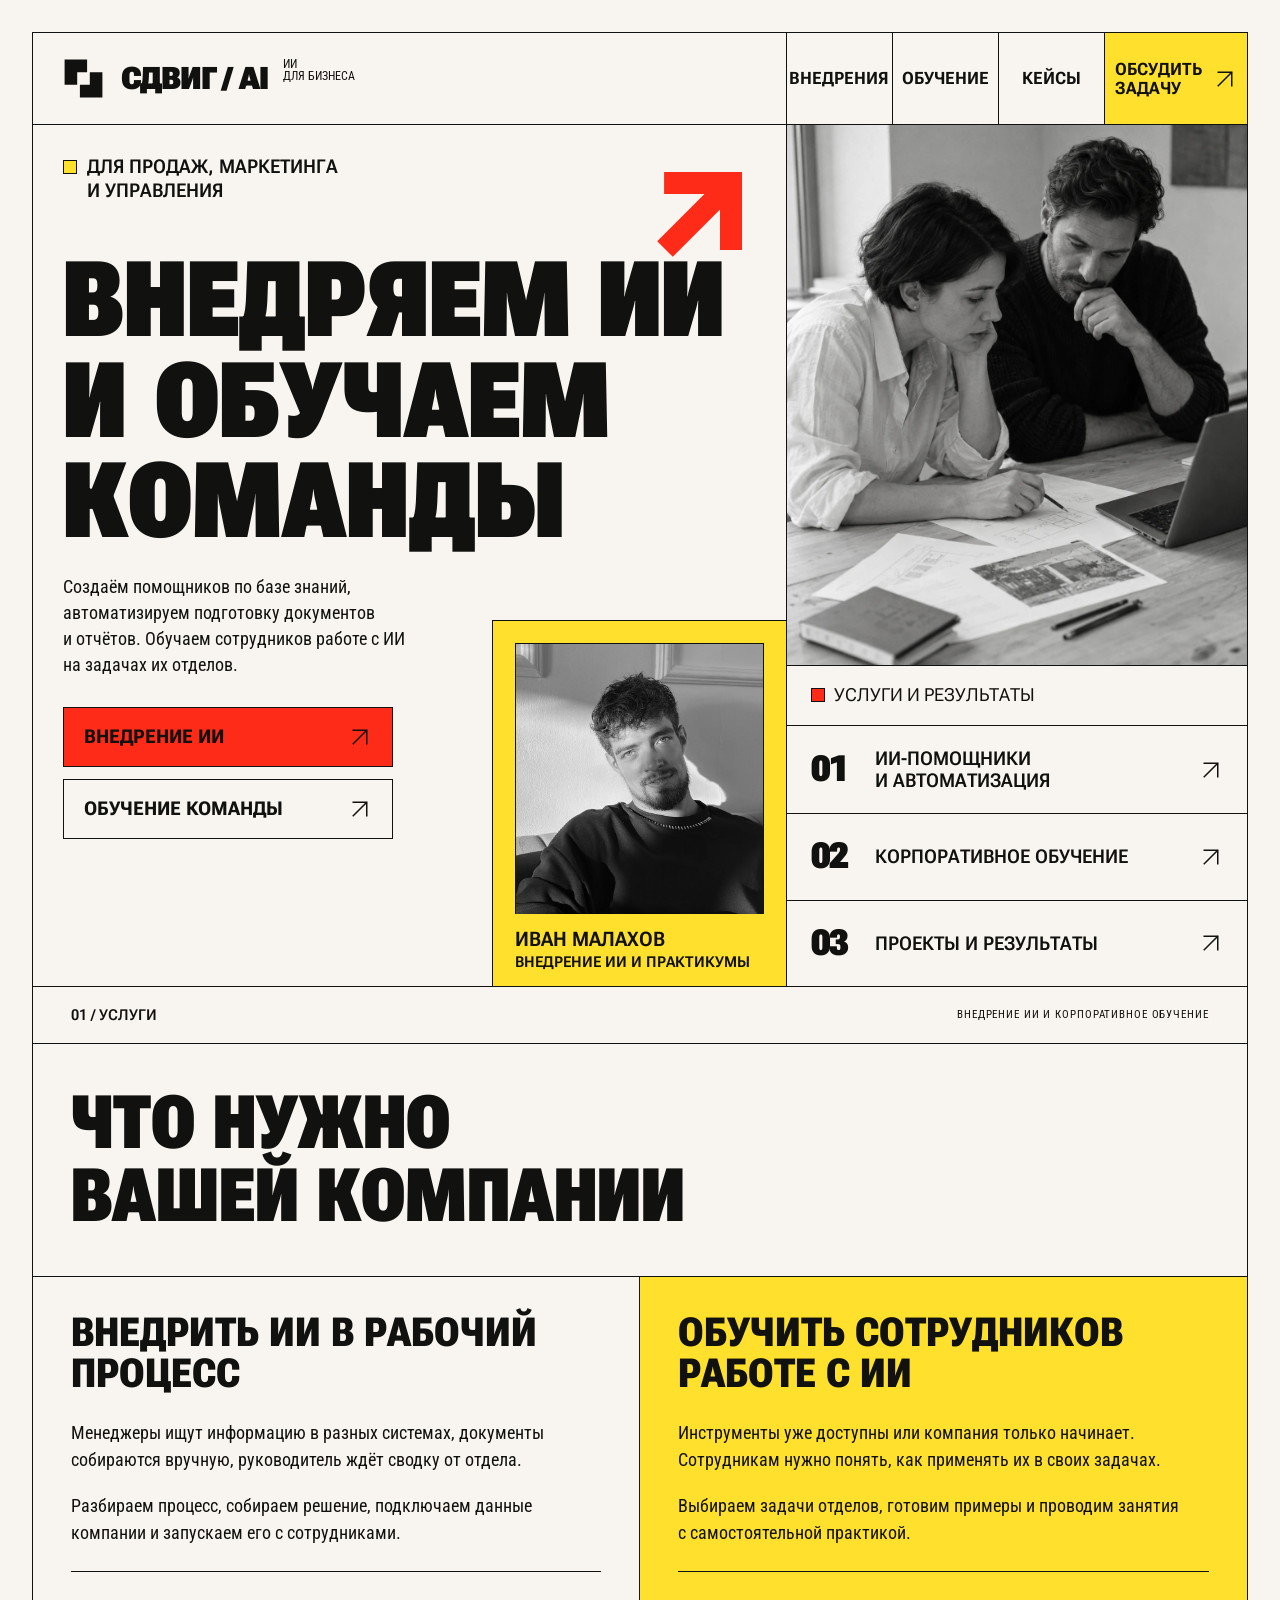
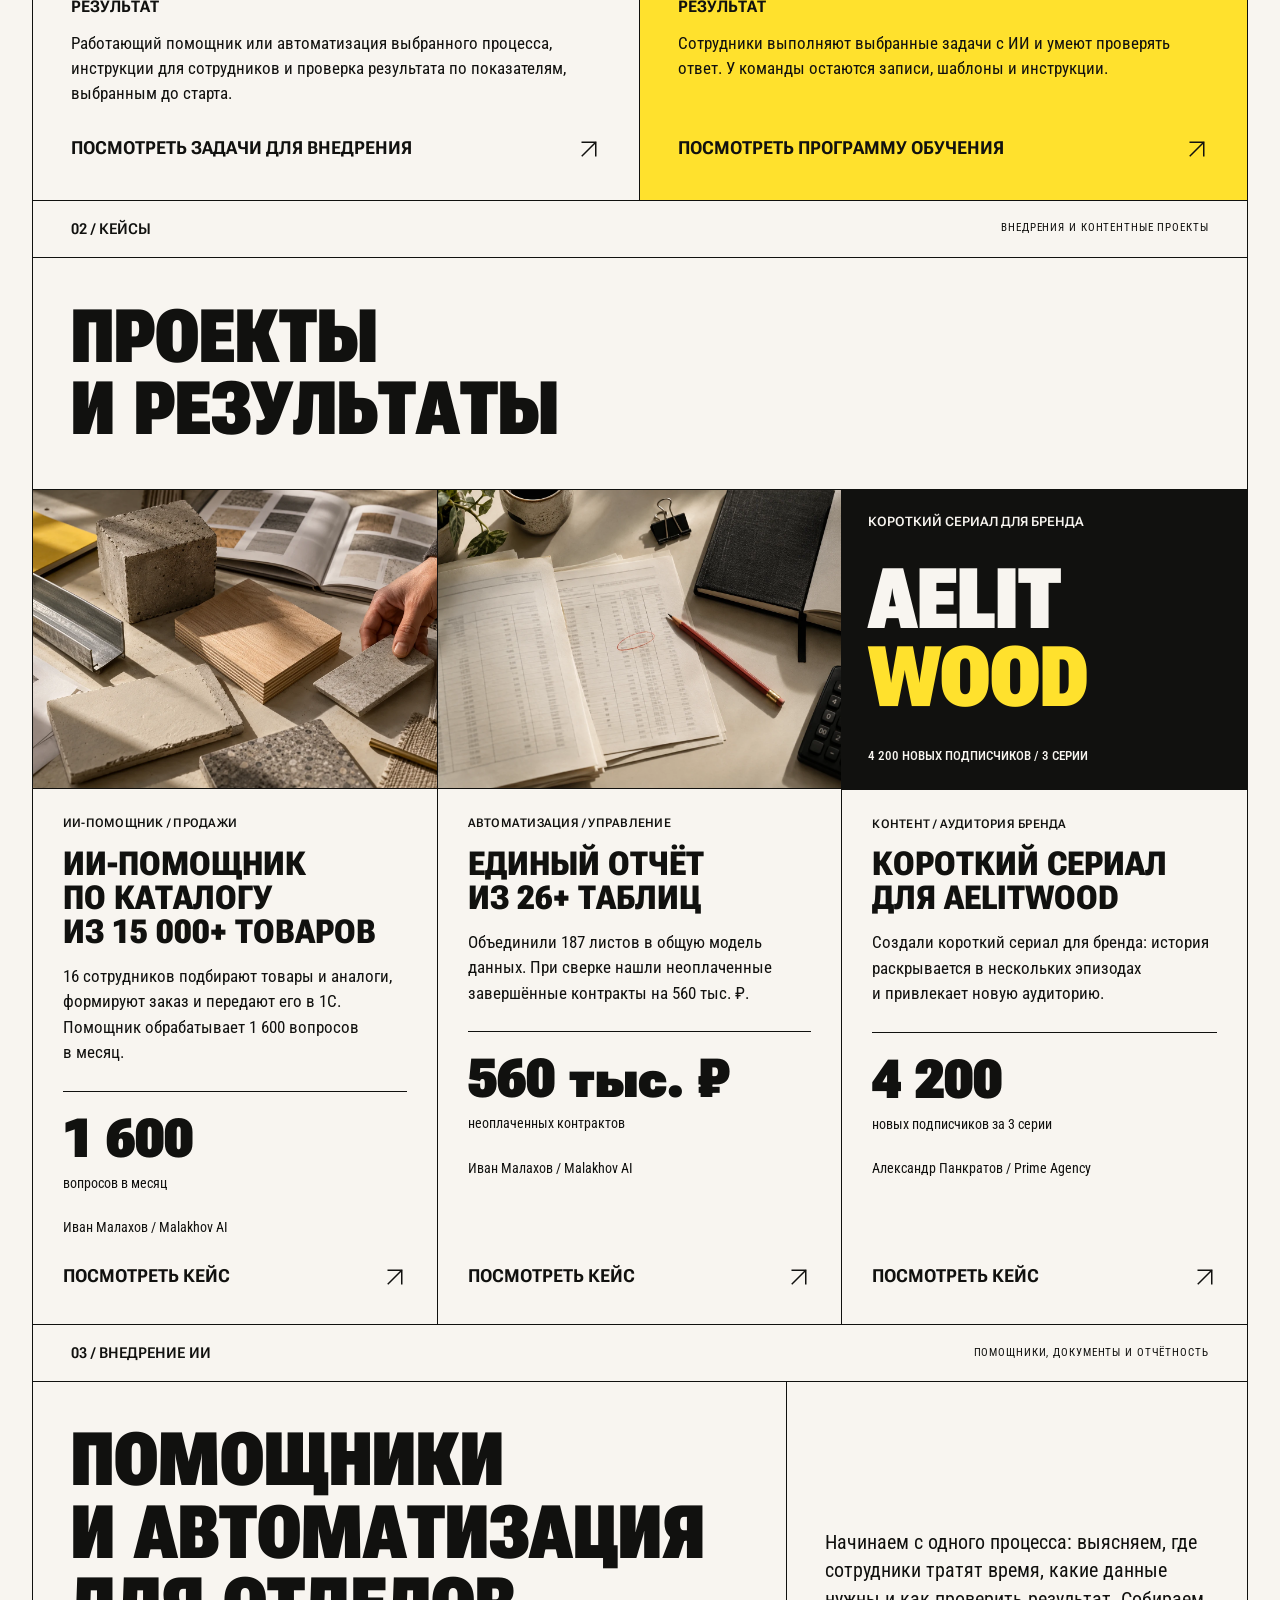
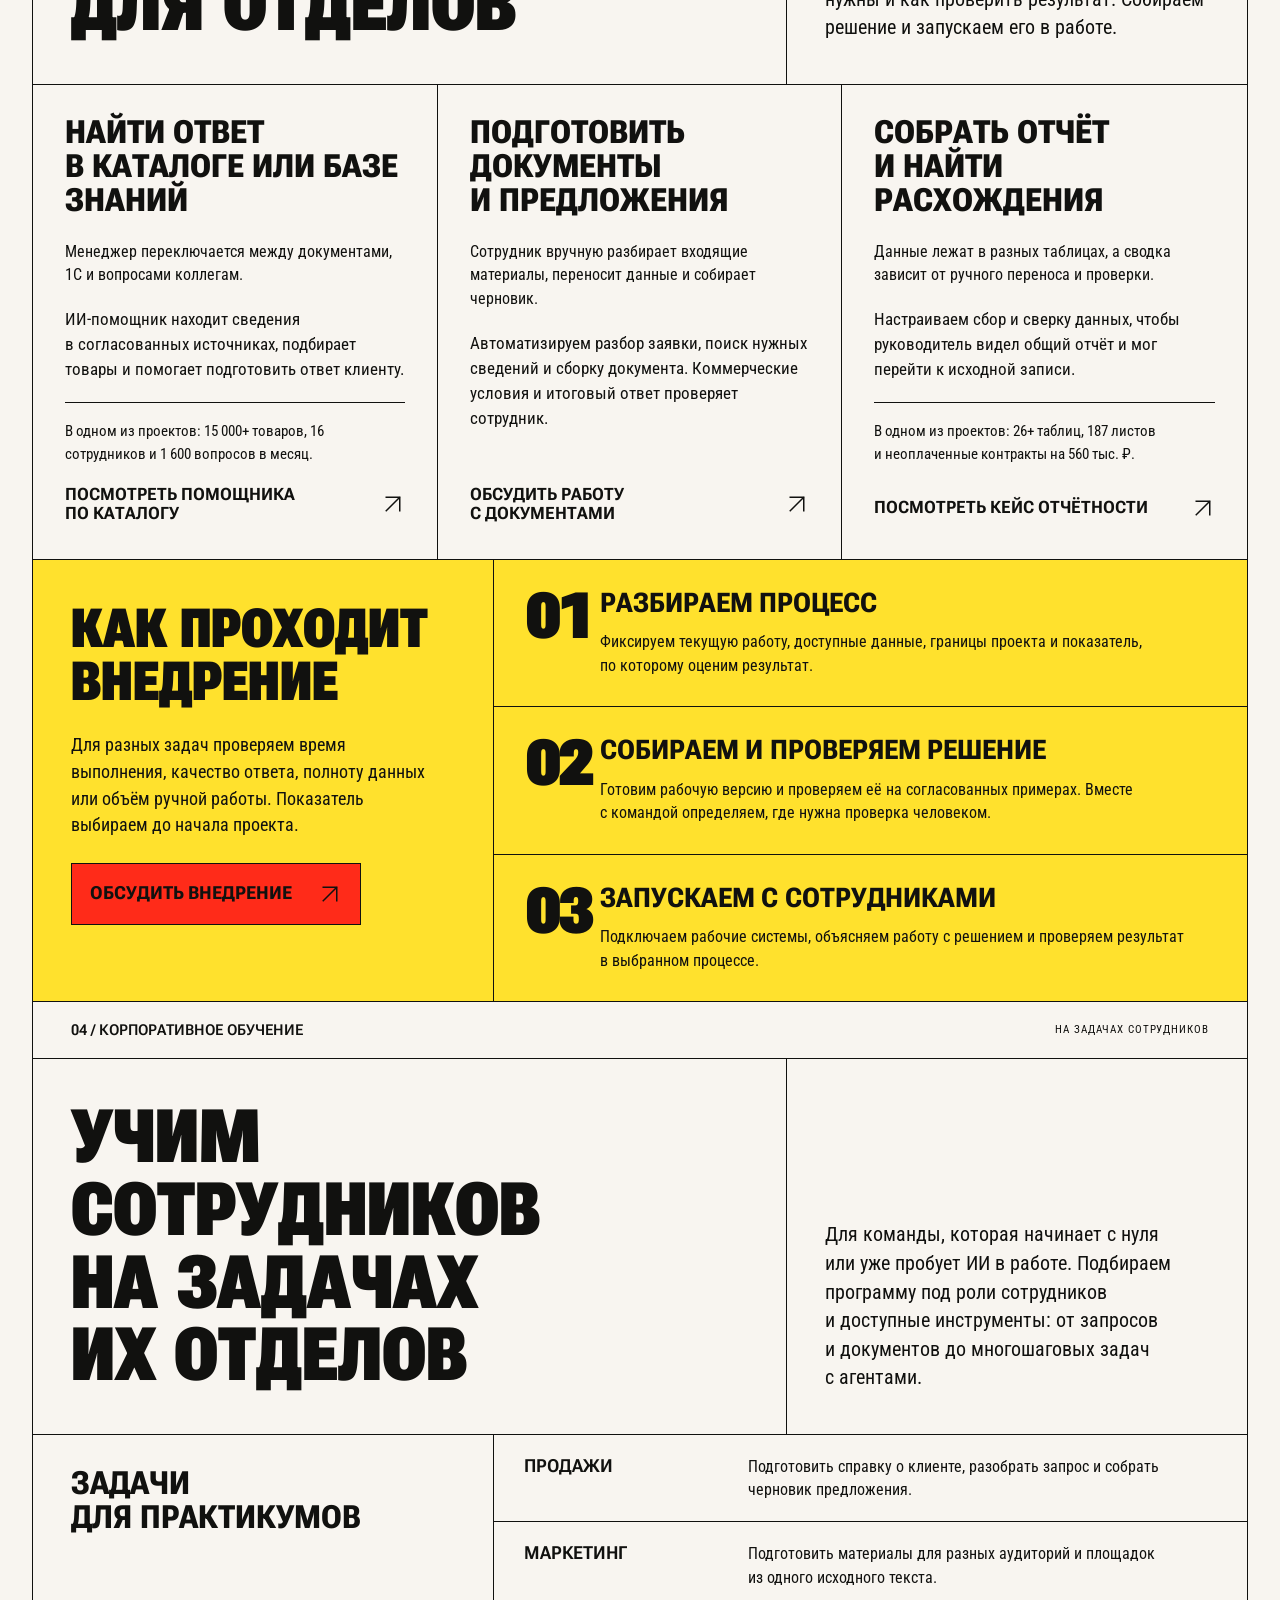
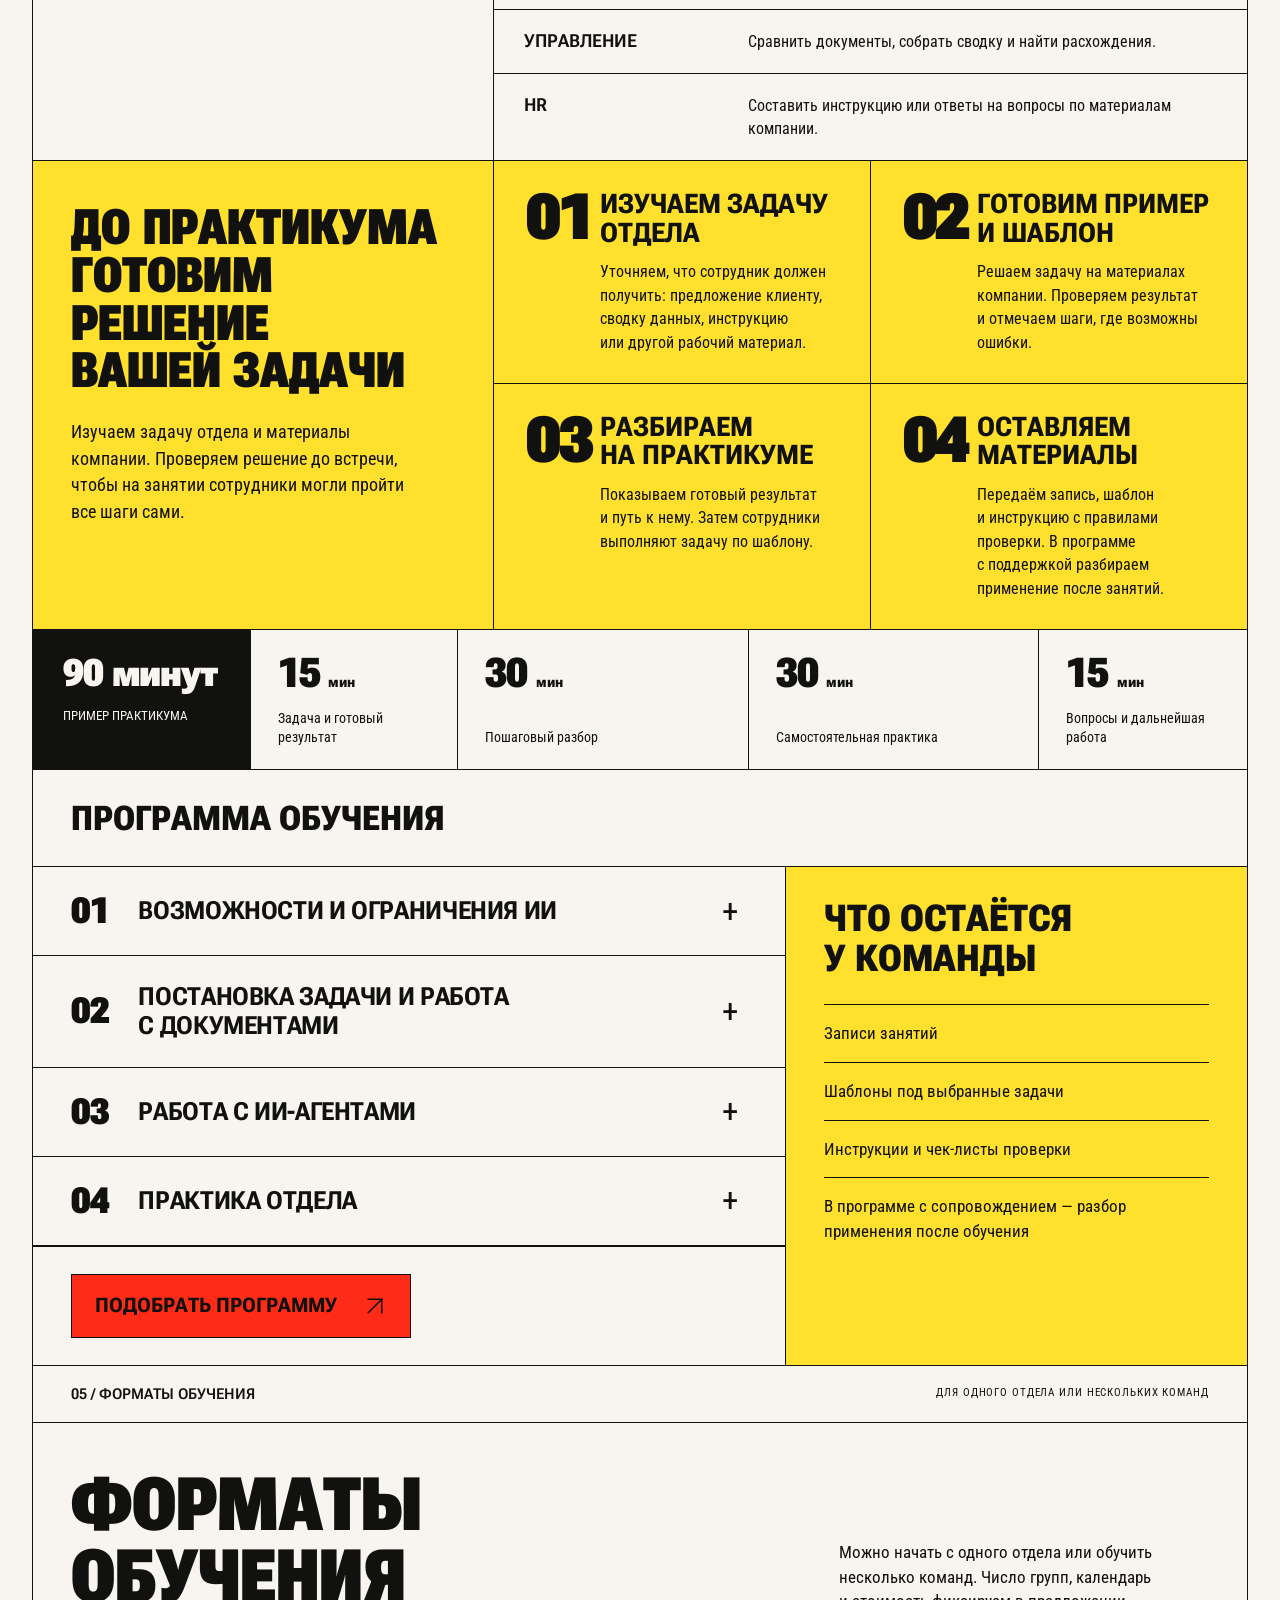
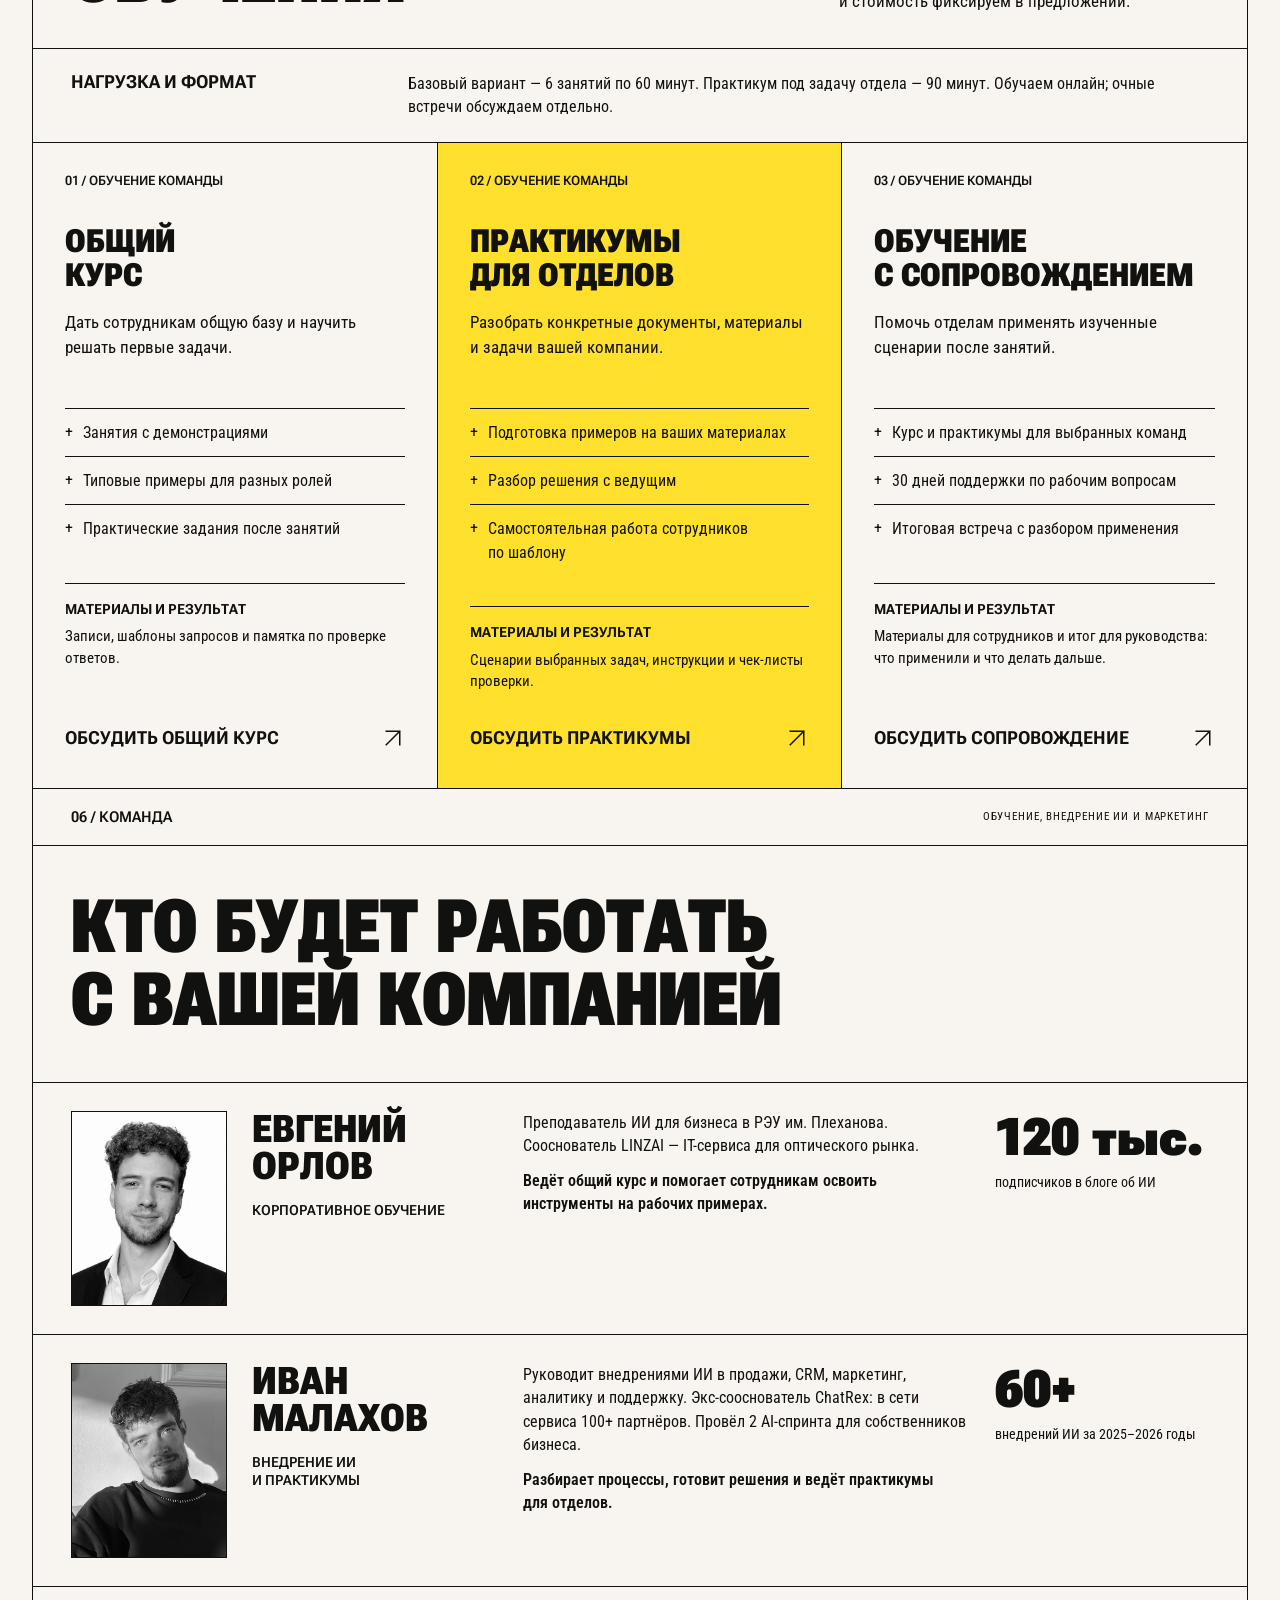
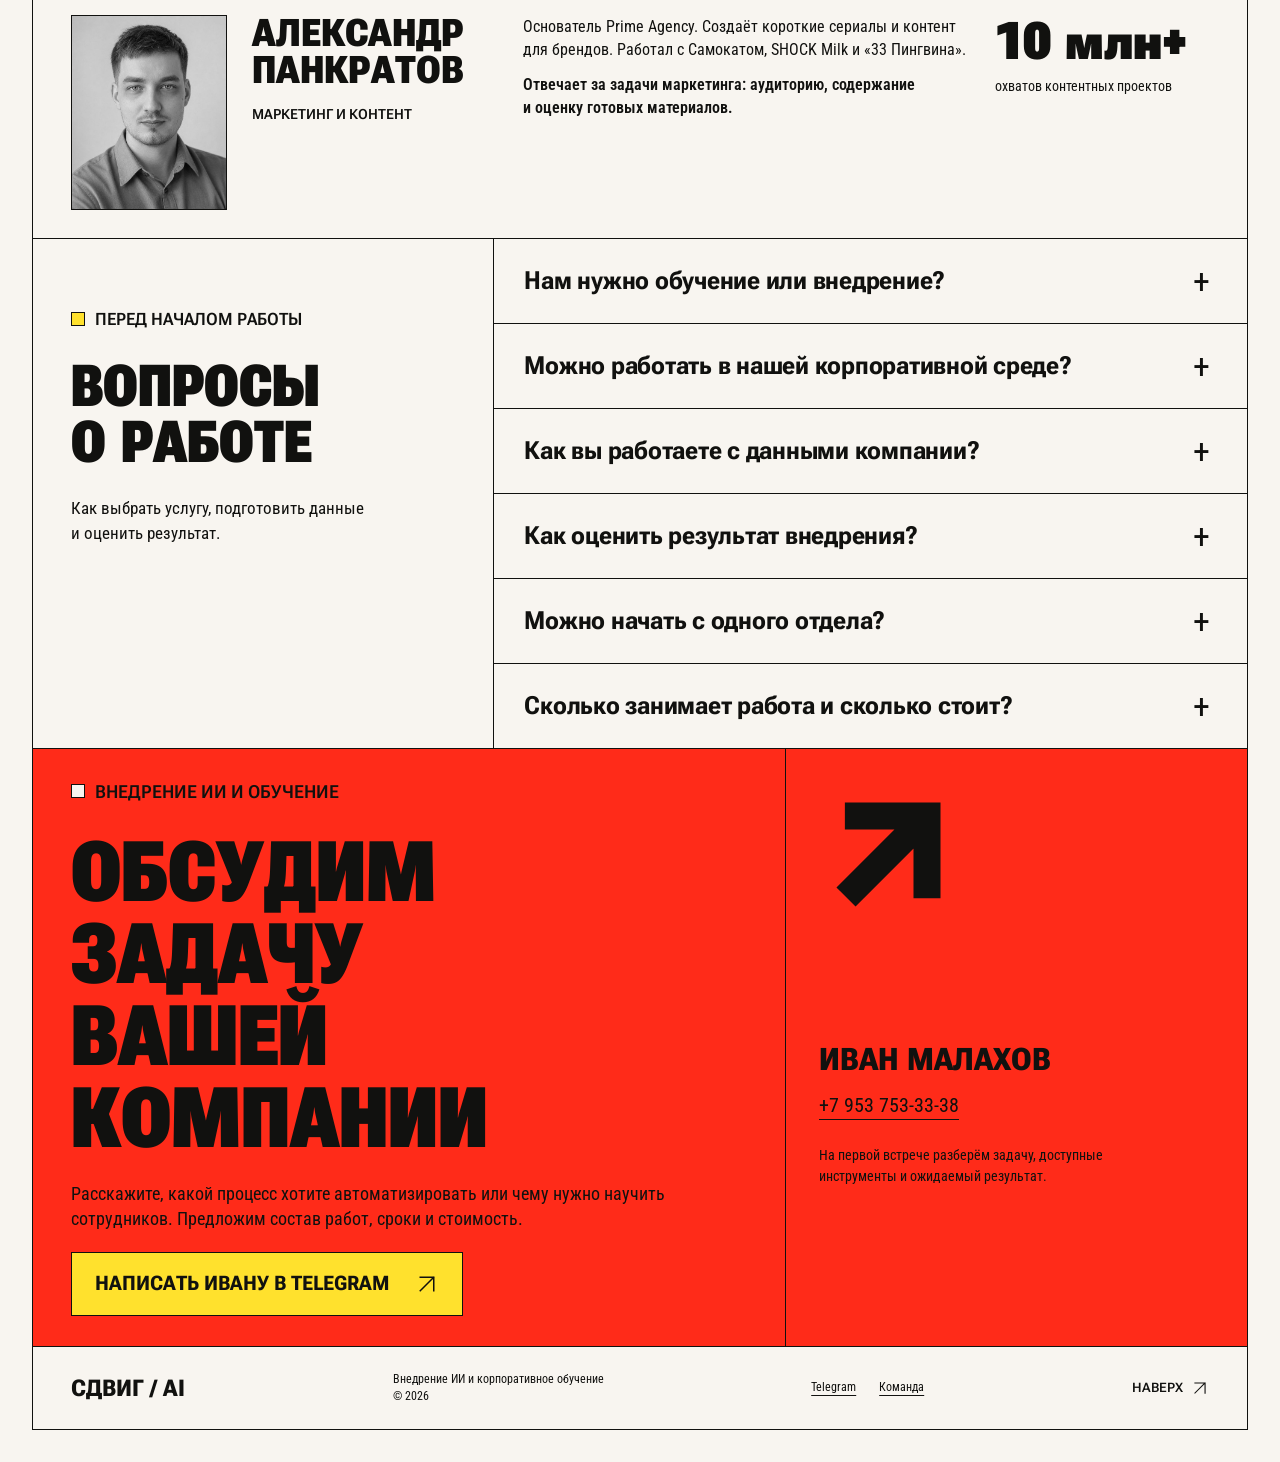
<file: index.html>
<!doctype html>
<html lang="ru">
<head>
<meta charset="utf-8">
<meta name="viewport" content="width=device-width, initial-scale=1">
<meta name="theme-color" content="#f8f5f0">
<title>Внедрение ИИ и корпоративное обучение — СДВИГ / AI</title>
<meta name="description" content="Внедряем ИИ-помощников и автоматизацию для продаж, маркетинга и управления. Обучаем сотрудников на задачах компании: практика, шаблоны и сопровождение.">
<meta property="og:type" content="website">
<meta property="og:locale" content="ru_RU">
<meta property="og:site_name" content="СДВИГ / AI">
<meta property="og:title" content="Внедрение ИИ и корпоративное обучение">
<meta property="og:description" content="Внедряем ИИ-помощников и автоматизацию для продаж, маркетинга и управления. Обучаем сотрудников на задачах компании: практика, шаблоны и сопровождение.">
<meta property="og:image" content="https://cryptodopamine51.github.io/sdvig-ai/assets/workshop.webp">
<meta property="og:url" content="https://cryptodopamine51.github.io/sdvig-ai/">
<link rel="canonical" href="https://cryptodopamine51.github.io/sdvig-ai/">
<meta name="twitter:card" content="summary_large_image">
<link rel="icon" type="image/svg+xml" href="favicon.svg">
<link rel="preload" href="assets/roboto-flex.woff2" as="font" type="font/woff2" crossorigin>
<link rel="stylesheet" href="styles.css?v=20261011-15">
<script src="script.js?v=20261011-15" defer></script>
<noscript><style>@media(max-width:950px){.site-header{grid-template-columns:1fr}.menu-toggle{display:none}.site-nav{display:grid;position:static;border-top:var(--line)}}</style></noscript>
<script type="application/ld+json">{"@context": "https://schema.org", "@type": "Organization", "name": "СДВИГ / AI", "url": "https://cryptodopamine51.github.io/sdvig-ai/", "description": "Внедряем ИИ-помощников и автоматизацию для продаж, маркетинга и управления. Обучаем сотрудников на задачах компании: практика, шаблоны и сопровождение.", "sameAs": ["https://t.me/iddopamine"], "contactPoint": {"@type": "ContactPoint", "telephone": "+7-953-753-33-38", "contactType": "Внедрение ИИ и корпоративное обучение", "availableLanguage": "Russian"}}</script>
</head>
<body>
<a class="skip-link" href="#main">Перейти к&nbsp;содержанию</a>
<div class="site-shell">
<header class="site-header" id="top">
<a href="./" class="brand" aria-label="СДВИГ / AI — главная"><svg class="brand-mark" viewBox="0 0 50 50" aria-hidden="true"><path d="M4 4h25v14H18v14H4V4ZM46 46H21V32h11V18h14v28Z" fill="currentColor"/></svg><span>СДВИГ / AI</span><small>ИИ <br>ДЛЯ&nbsp;БИЗНЕСА</small></a>
<button type="button" class="menu-toggle" aria-expanded="false" aria-controls="site-nav" aria-label="Открыть меню"><span class="menu-label">Меню</span><svg class="menu-close" viewBox="0 0 32 32" fill="none" aria-hidden="true" focusable="false"><path d="m8 8 16 16M24 8 8 24" stroke="currentColor" stroke-width="2" stroke-linecap="square"/></svg></button>
<nav class="site-nav" id="site-nav" aria-label="Основная навигация"><a href="#implementation">Внедрения</a><a href="#training">Обучение</a><a href="#cases">Кейсы</a><a href="#contact" class="nav-contact"><span>Обсудить <br>задачу</span><svg class="arrow" viewBox="0 0 32 32" fill="none" aria-hidden="true"><path d="M7 25 25 7M7 7h18v18" stroke="currentColor" stroke-width="2" stroke-linecap="square"/></svg></a></nav>
</header>
<main id="main">
<section class="hero" aria-labelledby="hero-title">
<div class="hero-left">
<p class="eyebrow hero-kicker"><span>Для&nbsp;продаж, маркетинга <br>и&nbsp;управления</span></p><div class="hero-sign"><svg viewBox="0 0 120 120" fill="none" aria-hidden="true"><path d="m24 96 72-72M23 24h73v73" stroke="currentColor" stroke-width="24" stroke-linejoin="miter"/></svg></div>
<h1 class="hero-heading display" id="hero-title"><span>Внедряем ИИ</span> <span>и&nbsp;обучаем</span> <span>команды</span></h1>
<p class="hero-description">Создаём помощников по&nbsp;базе знаний, автоматизируем подготовку документов и&nbsp;отчётов. Обучаем сотрудников работе с&nbsp;ИИ на&nbsp;задачах их отделов.</p>
<div class="hero-actions"><a class="button hero-button" href="#implementation">Внедрение ИИ<svg class="arrow" viewBox="0 0 32 32" fill="none" aria-hidden="true"><path d="M7 25 25 7M7 7h18v18" stroke="currentColor" stroke-width="2" stroke-linecap="square"/></svg></a><a class="button hero-button paper" href="#training">Обучение команды<svg class="arrow" viewBox="0 0 32 32" fill="none" aria-hidden="true"><path d="M7 25 25 7M7 7h18v18" stroke="currentColor" stroke-width="2" stroke-linecap="square"/></svg></a></div>
<figure class="hero-author"><div class="hero-portrait"><img src="assets/ivan-proposal-portrait.jpg" width="960" height="1280" alt="Иван Малахов"></div><figcaption><strong>Иван Малахов</strong> Внедрение ИИ и&nbsp;практикумы</figcaption></figure>
</div>
<div class="hero-right"><figure class="hero-photo"><img src="assets/workshop.webp" alt="Двое коллег разбирают рабочую задачу за ноутбуком" width="1024" height="1536" fetchpriority="high"></figure>
<div class="hero-routes"><div class="route-heading">Услуги и&nbsp;результаты</div>
<a href="#implementation"><span class="route-number">01</span><span>ИИ-помощники и&nbsp;автоматизация</span><svg class="arrow" viewBox="0 0 32 32" fill="none" aria-hidden="true"><path d="M7 25 25 7M7 7h18v18" stroke="currentColor" stroke-width="2" stroke-linecap="square"/></svg></a>
<a href="#training"><span class="route-number">02</span><span>Корпоративное обучение</span><svg class="arrow" viewBox="0 0 32 32" fill="none" aria-hidden="true"><path d="M7 25 25 7M7 7h18v18" stroke="currentColor" stroke-width="2" stroke-linecap="square"/></svg></a>
<a href="#cases"><span class="route-number">03</span><span>Проекты и&nbsp;результаты</span><svg class="arrow" viewBox="0 0 32 32" fill="none" aria-hidden="true"><path d="M7 25 25 7M7 7h18v18" stroke="currentColor" stroke-width="2" stroke-linecap="square"/></svg></a>
</div></div>
</section>
<section class="section services" id="services" aria-labelledby="services-title">
<div class="section-meta"><span>01 / Услуги</span><span>Внедрение ИИ и&nbsp;корпоративное обучение</span></div>
<div class="services-heading"><h2 class="section-heading display" id="services-title">Что нужно <br>вашей компании</h2></div><div class="services-grid">
<article class="service-card"><h3>Внедрить ИИ в&nbsp;рабочий процесс</h3><p>Менеджеры ищут информацию в&nbsp;разных системах, документы собираются вручную, руководитель ждёт сводку от&nbsp;отдела.</p><p>Разбираем процесс, собираем решение, подключаем данные компании и&nbsp;запускаем его с&nbsp;сотрудниками.</p>
<div class="service-result"><strong>Результат</strong><p>Работающий помощник или&nbsp;автоматизация выбранного процесса, инструкции для&nbsp;сотрудников и&nbsp;проверка результата по&nbsp;показателям, выбранным до&nbsp;старта.</p></div>
<a class="text-link" href="#implementation">Посмотреть задачи для&nbsp;внедрения<svg class="arrow" viewBox="0 0 32 32" fill="none" aria-hidden="true"><path d="M7 25 25 7M7 7h18v18" stroke="currentColor" stroke-width="2" stroke-linecap="square"/></svg></a></article>
<article class="service-card"><h3>Обучить сотрудников работе с&nbsp;ИИ</h3><p>Инструменты уже доступны или&nbsp;компания только начинает. Сотрудникам нужно понять, как применять их в&nbsp;своих задачах.</p><p>Выбираем задачи отделов, готовим примеры и&nbsp;проводим занятия с&nbsp;самостоятельной практикой.</p>
<div class="service-result"><strong>Результат</strong><p>Сотрудники выполняют выбранные задачи с&nbsp;ИИ и&nbsp;умеют проверять ответ. У&nbsp;команды остаются записи, шаблоны и&nbsp;инструкции.</p></div>
<a class="text-link" href="#training">Посмотреть программу обучения<svg class="arrow" viewBox="0 0 32 32" fill="none" aria-hidden="true"><path d="M7 25 25 7M7 7h18v18" stroke="currentColor" stroke-width="2" stroke-linecap="square"/></svg></a></article>
</div></section>
<section class="section cases" id="cases" aria-labelledby="cases-title">
<div class="section-meta"><span>02 / Кейсы</span><span>Внедрения и&nbsp;контентные проекты</span></div>
<div class="cases-heading"><h2 class="section-heading display" id="cases-title">Проекты <br>и&nbsp;результаты</h2></div><div class="case-list">
<article class="case-card"><a class="case-image" href="cases/knowledge/" aria-label="Подробнее: ИИ-помощник по каталогу из 15 000+ товаров"><img src="assets/knowledge-editorial.webp" width="1396" height="1024" loading="lazy" alt="Рабочий стол с образцами строительных материалов и каталогом"></a>
<div class="case-content"><span class="case-tag">ИИ-помощник / Продажи</span><h3><a href="cases/knowledge/">ИИ-помощник по&nbsp;каталогу из&nbsp;15&nbsp;000+ товаров</a></h3><p>16 сотрудников подбирают товары и&nbsp;аналоги, формируют заказ и&nbsp;передают его в&nbsp;1С. Помощник обрабатывает 1&nbsp;600 вопросов в&nbsp;месяц.</p>
<div class="case-fact"><strong>1&nbsp;600</strong> <span>вопросов в&nbsp;месяц</span></div><p class="case-attribution">Иван Малахов / Malakhov AI</p>
<a class="text-link" href="cases/knowledge/">Посмотреть кейс<svg class="arrow" viewBox="0 0 32 32" fill="none" aria-hidden="true"><path d="M7 25 25 7M7 7h18v18" stroke="currentColor" stroke-width="2" stroke-linecap="square"/></svg></a></div></article>
<article class="case-card"><a class="case-image" href="cases/revenue-control/" aria-label="Подробнее: Единый отчёт из 26+ таблиц"><img src="assets/revenue-editorial.webp" width="1396" height="1024" loading="lazy" alt="Документы и таблицы для сверки данных на рабочем столе"></a>
<div class="case-content"><span class="case-tag">Автоматизация / Управление</span><h3><a href="cases/revenue-control/">Единый отчёт из&nbsp;26+ таблиц</a></h3><p>Объединили 187 листов в&nbsp;общую модель данных. При&nbsp;сверке нашли неоплаченные завершённые контракты на&nbsp;560 тыс.&nbsp;₽.</p>
<div class="case-fact"><strong>560 тыс.&nbsp;₽</strong> <span>неоплаченных контрактов</span></div><p class="case-attribution">Иван Малахов / Malakhov AI</p>
<a class="text-link" href="cases/revenue-control/">Посмотреть кейс<svg class="arrow" viewBox="0 0 32 32" fill="none" aria-hidden="true"><path d="M7 25 25 7M7 7h18v18" stroke="currentColor" stroke-width="2" stroke-linecap="square"/></svg></a></div></article>
<article class="case-card"><a class="case-image" href="cases/aelitwood/" aria-label="Подробнее: AelitWood: 4 200 новых подписчиков за 3 серии"><div class="content-art aelitwood-art" aria-label="AelitWood: 4 200 новых подписчиков за 3 серии"><span class="art-label">Короткий сериал для&nbsp;бренда</span><span class="art-title display">AELIT<br><em>WOOD</em></span><span class="art-footer">4&nbsp;200 НОВЫХ ПОДПИСЧИКОВ / 3 СЕРИИ</span></div></a>
<div class="case-content"><span class="case-tag">Контент / Аудитория бренда</span><h3><a href="cases/aelitwood/">Короткий сериал для&nbsp;AelitWood</a></h3><p>Создали короткий сериал для&nbsp;бренда: история раскрывается в&nbsp;нескольких эпизодах и&nbsp;привлекает новую аудиторию.</p>
<div class="case-fact"><strong>4&nbsp;200</strong> <span>новых подписчиков за&nbsp;3&nbsp;серии</span></div><p class="case-attribution">Александр Панкратов / Prime Agency</p>
<a class="text-link" href="cases/aelitwood/">Посмотреть кейс<svg class="arrow" viewBox="0 0 32 32" fill="none" aria-hidden="true"><path d="M7 25 25 7M7 7h18v18" stroke="currentColor" stroke-width="2" stroke-linecap="square"/></svg></a></div></article>
</div></section>
<section class="section implementation" id="implementation" aria-labelledby="implementation-title">
<div class="section-meta"><span>03 / Внедрение ИИ</span><span>Помощники, документы и&nbsp;отчётность</span></div>
<div class="section-top"><div><h2 class="section-heading display" id="implementation-title">Помощники <br>и&nbsp;автоматизация <br>для&nbsp;отделов</h2></div><div><p class="section-lead">Начинаем с&nbsp;одного процесса: выясняем, где сотрудники тратят время, какие данные нужны и&nbsp;как проверить результат. Собираем решение и&nbsp;запускаем его в&nbsp;работе.</p></div></div><div class="implementation-tasks">
<article class="implementation-task"><h3>Найти ответ в&nbsp;каталоге или&nbsp;базе знаний</h3><p class="task-situation">Менеджер переключается между&nbsp;документами, 1С и&nbsp;вопросами коллегам.</p><p>ИИ-помощник находит сведения в&nbsp;согласованных источниках, подбирает товары и&nbsp;помогает подготовить ответ клиенту.</p><p class="task-proof">В&nbsp;одном из&nbsp;проектов: 15&nbsp;000+ товаров, 16 сотрудников и&nbsp;1&nbsp;600 вопросов в&nbsp;месяц.</p><a class="text-link" href="cases/knowledge/">Посмотреть помощника по&nbsp;каталогу<svg class="arrow" viewBox="0 0 32 32" fill="none" aria-hidden="true"><path d="M7 25 25 7M7 7h18v18" stroke="currentColor" stroke-width="2" stroke-linecap="square"/></svg></a></article>
<article class="implementation-task"><h3>Подготовить документы и&nbsp;предложения</h3><p class="task-situation">Сотрудник вручную разбирает входящие материалы, переносит данные и&nbsp;собирает черновик.</p><p>Автоматизируем разбор заявки, поиск нужных сведений и&nbsp;сборку документа. Коммерческие условия и&nbsp;итоговый ответ проверяет сотрудник.</p><a class="text-link" href="#contact">Обсудить работу с&nbsp;документами<svg class="arrow" viewBox="0 0 32 32" fill="none" aria-hidden="true"><path d="M7 25 25 7M7 7h18v18" stroke="currentColor" stroke-width="2" stroke-linecap="square"/></svg></a></article>
<article class="implementation-task"><h3>Собрать отчёт и&nbsp;найти расхождения</h3><p class="task-situation">Данные лежат в&nbsp;разных таблицах, а&nbsp;сводка зависит от&nbsp;ручного переноса и&nbsp;проверки.</p><p>Настраиваем сбор и&nbsp;сверку данных, чтобы руководитель видел общий отчёт и&nbsp;мог перейти к&nbsp;исходной записи.</p><p class="task-proof">В&nbsp;одном из&nbsp;проектов: 26+ таблиц, 187 листов и&nbsp;неоплаченные контракты на&nbsp;560 тыс.&nbsp;₽.</p><a class="text-link" href="cases/revenue-control/">Посмотреть кейс отчётности<svg class="arrow" viewBox="0 0 32 32" fill="none" aria-hidden="true"><path d="M7 25 25 7M7 7h18v18" stroke="currentColor" stroke-width="2" stroke-linecap="square"/></svg></a></article>
</div><div class="practical implementation-process"><div class="practical-intro"><h3 class="section-heading display">Как проходит <br>внедрение</h3><p>Для&nbsp;разных задач проверяем время выполнения, качество ответа, полноту данных или&nbsp;объём ручной работы. Показатель выбираем до&nbsp;начала проекта.</p><a class="button " href="#contact">Обсудить внедрение<svg class="arrow" viewBox="0 0 32 32" fill="none" aria-hidden="true"><path d="M7 25 25 7M7 7h18v18" stroke="currentColor" stroke-width="2" stroke-linecap="square"/></svg></a></div><div class="implementation-steps">
<article class="step"><span class="step-number">01</span><div><h4>Разбираем процесс</h4><p>Фиксируем текущую работу, доступные данные, границы проекта и&nbsp;показатель, по&nbsp;которому оценим результат.</p></div></article>
<article class="step"><span class="step-number">02</span><div><h4>Собираем и&nbsp;проверяем решение</h4><p>Готовим рабочую версию и&nbsp;проверяем её на&nbsp;согласованных примерах. Вместе с&nbsp;командой определяем, где нужна проверка человеком.</p></div></article>
<article class="step"><span class="step-number">03</span><div><h4>Запускаем с&nbsp;сотрудниками</h4><p>Подключаем рабочие системы, объясняем работу с&nbsp;решением и&nbsp;проверяем результат в&nbsp;выбранном процессе.</p></div></article>
</div></div></section>
<section class="section training" id="training" aria-labelledby="training-title">
<div class="section-meta"><span>04 / Корпоративное обучение</span><span>На&nbsp;задачах сотрудников</span></div>
<div class="section-top"><div><h2 class="section-heading display" id="training-title">Учим сотрудников <br>на&nbsp;задачах <br>их отделов</h2></div><div><p class="section-lead">Для&nbsp;команды, которая начинает с&nbsp;нуля или&nbsp;уже пробует ИИ в&nbsp;работе. Подбираем программу под&nbsp;роли сотрудников и&nbsp;доступные инструменты: от&nbsp;запросов и&nbsp;документов до&nbsp;многошаговых задач с&nbsp;агентами.</p></div></div>
<div class="task-table"><div class="task-title">Задачи<br> для&nbsp;практикумов</div><div class="task-rows">
<div class="task-row"><strong>Продажи</strong> <span>Подготовить справку о&nbsp;клиенте, разобрать запрос и&nbsp;собрать черновик предложения.</span></div>
<div class="task-row"><strong>Маркетинг</strong> <span>Подготовить материалы для&nbsp;разных аудиторий и&nbsp;площадок из&nbsp;одного исходного текста.</span></div>
<div class="task-row"><strong>Управление</strong> <span>Сравнить документы, собрать сводку и&nbsp;найти расхождения.</span></div>
<div class="task-row"><strong>HR</strong> <span>Составить инструкцию или&nbsp;ответы на&nbsp;вопросы по&nbsp;материалам компании.</span></div>
</div></div>
<div class="practical training-method" id="method"><div class="practical-intro"><h3 class="section-heading display">До&nbsp;практикума <br>готовим решение <br>вашей задачи</h3><p>Изучаем задачу отдела и&nbsp;материалы компании. Проверяем решение до&nbsp;встречи, чтобы на&nbsp;занятии сотрудники могли пройти все шаги сами.</p></div><div class="practical-steps">
<article class="step"><span class="step-number">01</span><div><h4>Изучаем задачу отдела</h4><p>Уточняем, что сотрудник должен получить: предложение клиенту, сводку данных, инструкцию или&nbsp;другой рабочий материал.</p></div></article>
<article class="step"><span class="step-number">02</span><div><h4>Готовим пример и&nbsp;шаблон</h4><p>Решаем задачу на&nbsp;материалах компании. Проверяем результат и&nbsp;отмечаем шаги, где возможны ошибки.</p></div></article>
<article class="step"><span class="step-number">03</span><div><h4>Разбираем на&nbsp;практикуме</h4><p>Показываем готовый результат и&nbsp;путь к&nbsp;нему. Затем сотрудники выполняют задачу по&nbsp;шаблону.</p></div></article>
<article class="step"><span class="step-number">04</span><div><h4>Оставляем материалы</h4><p>Передаём запись, шаблон и&nbsp;инструкцию с&nbsp;правилами проверки. В&nbsp;программе с&nbsp;поддержкой разбираем применение после занятий.</p></div></article>
</div></div>
<div class="session-timeline"><div class="session-caption"><strong>90&nbsp;минут</strong> <span>Пример практикума</span></div>
<div class="timeline-segment"><strong>15&nbsp;<span>мин</span></strong> <span>Задача и&nbsp;готовый результат</span></div>
<div class="timeline-segment"><strong>30&nbsp;<span>мин</span></strong> <span>Пошаговый разбор</span></div>
<div class="timeline-segment"><strong>30&nbsp;<span>мин</span></strong> <span>Самостоятельная практика</span></div>
<div class="timeline-segment"><strong>15&nbsp;<span>мин</span></strong> <span>Вопросы и&nbsp;дальнейшая работа</span></div>
</div>
<div class="training-program" id="program"><h3 class="program-title">Программа обучения</h3><div class="program-layout"><div class="module-list">
<details><summary><span class="module-number">01</span><span>Возможности и&nbsp;ограничения ИИ</span></summary><p>Выбираем подходящие задачи и&nbsp;разбираем типичные ошибки.</p></details>
<details><summary><span class="module-number">02</span><span>Постановка задачи и&nbsp;работа с&nbsp;документами</span></summary><p>Даём модели контекст, уточняем запрос и&nbsp;проверяем ответ.</p></details>
<details><summary><span class="module-number">03</span><span>Работа с&nbsp;ИИ-агентами</span></summary><p>Разбираем многошаговые задачи и&nbsp;точки контроля в&nbsp;доступной среде.</p></details>
<details><summary><span class="module-number">04</span><span>Практика отдела</span></summary><p>Повторяем подготовленный сценарий и&nbsp;обсуждаем его применение в&nbsp;работе.</p></details>
<div class="program-cta"><a class="button " href="#contact">Подобрать программу<svg class="arrow" viewBox="0 0 32 32" fill="none" aria-hidden="true"><path d="M7 25 25 7M7 7h18v18" stroke="currentColor" stroke-width="2" stroke-linecap="square"/></svg></a></div></div><aside class="program-aside training-materials"><h3>Что остаётся <br>у&nbsp;команды</h3><ul>
<li>Записи занятий</li>
<li>Шаблоны под&nbsp;выбранные задачи</li>
<li>Инструкции и&nbsp;чек-листы проверки</li>
<li>В&nbsp;программе с&nbsp;сопровождением — разбор применения после обучения</li>
</ul></aside></div></div></section>
<section class="section" id="formats" aria-labelledby="formats-title">
<div class="section-meta"><span>05 / Форматы обучения</span><span>Для&nbsp;одного отдела или&nbsp;нескольких команд</span></div>
<div class="formats-heading"><h2 class="section-heading display" id="formats-title">Форматы <br>обучения</h2><p>Можно начать с&nbsp;одного отдела или&nbsp;обучить несколько команд. Число групп, календарь и&nbsp;стоимость фиксируем в&nbsp;предложении.</p></div>
<div class="format-baseline"><span>Нагрузка и&nbsp;формат</span><p>Базовый вариант — 6&nbsp;занятий по&nbsp;60&nbsp;минут. Практикум под&nbsp;задачу отдела — 90&nbsp;минут. Обучаем онлайн; очные встречи обсуждаем отдельно.</p></div><div class="formats">
<article class="format"><div class="format-label"><span>01 / Обучение команды</span></div><h3 class="display">Общий <br>курс</h3><p>Дать сотрудникам общую базу и&nbsp;научить решать первые задачи.</p><ul><li>Занятия с&nbsp;демонстрациями</li><li>Типовые примеры для&nbsp;разных ролей</li><li>Практические задания после занятий</li></ul><div class="format-takeaway"><strong>Материалы и&nbsp;результат</strong><p>Записи, шаблоны запросов и&nbsp;памятка по&nbsp;проверке ответов.</p></div><a class="text-link" href="#contact">Обсудить общий курс<svg class="arrow" viewBox="0 0 32 32" fill="none" aria-hidden="true"><path d="M7 25 25 7M7 7h18v18" stroke="currentColor" stroke-width="2" stroke-linecap="square"/></svg></a></article>
<article class="format"><div class="format-label"><span>02 / Обучение команды</span></div><h3 class="display">Практикумы <br>для&nbsp;отделов</h3><p>Разобрать конкретные документы, материалы и&nbsp;задачи вашей компании.</p><ul><li>Подготовка примеров на&nbsp;ваших материалах</li><li>Разбор решения с&nbsp;ведущим</li><li>Самостоятельная работа сотрудников по&nbsp;шаблону</li></ul><div class="format-takeaway"><strong>Материалы и&nbsp;результат</strong><p>Сценарии выбранных задач, инструкции и&nbsp;чек-листы проверки.</p></div><a class="text-link" href="#contact">Обсудить практикумы<svg class="arrow" viewBox="0 0 32 32" fill="none" aria-hidden="true"><path d="M7 25 25 7M7 7h18v18" stroke="currentColor" stroke-width="2" stroke-linecap="square"/></svg></a></article>
<article class="format"><div class="format-label"><span>03 / Обучение команды</span></div><h3 class="display">Обучение <br>с&nbsp;сопровождением</h3><p>Помочь отделам применять изученные сценарии после занятий.</p><ul><li>Курс и&nbsp;практикумы для&nbsp;выбранных команд</li><li>30&nbsp;дней поддержки по&nbsp;рабочим вопросам</li><li>Итоговая встреча с&nbsp;разбором применения</li></ul><div class="format-takeaway"><strong>Материалы и&nbsp;результат</strong><p>Материалы для&nbsp;сотрудников и&nbsp;итог для&nbsp;руководства: что применили и&nbsp;что делать дальше.</p></div><a class="text-link" href="#contact">Обсудить сопровождение<svg class="arrow" viewBox="0 0 32 32" fill="none" aria-hidden="true"><path d="M7 25 25 7M7 7h18v18" stroke="currentColor" stroke-width="2" stroke-linecap="square"/></svg></a></article>
</div></section>
<section class="section team" id="team" aria-labelledby="team-title">
<div class="section-meta"><span>06 / Команда</span><span>Обучение, внедрение ИИ и&nbsp;маркетинг</span></div>
<div class="team-heading"><h2 class="section-heading display" id="team-title">Кто будет работать <br>с&nbsp;вашей компанией</h2></div><div class="team-list">
<article class="team-member"><figure class="team-portrait team-portrait-evgeny"><img src="assets/evgeny-portrait.jpg" width="1254" height="1254" loading="lazy" alt="Евгений Орлов"></figure><div class="team-identity"><h3>Евгений <br>Орлов</h3><span class="team-role">Корпоративное обучение</span></div>
<p>Преподаватель ИИ для&nbsp;бизнеса в&nbsp;РЭУ им. Плеханова. Сооснователь LINZAI — IT-сервиса для&nbsp;оптического рынка. <span class="team-contribution">Ведёт общий курс и&nbsp;помогает сотрудникам освоить инструменты на&nbsp;рабочих примерах.</span></p>
<div class="team-proof"><strong>120 тыс.</strong> <span>подписчиков в&nbsp;блоге об&nbsp;ИИ</span></div></article>
<article class="team-member"><figure class="team-portrait team-portrait-ivan"><img src="assets/ivan-proposal-portrait.jpg" width="960" height="1280" loading="lazy" alt="Иван Малахов"></figure><div class="team-identity"><h3>Иван <br>Малахов</h3><span class="team-role">Внедрение ИИ и&nbsp;практикумы</span></div>
<p>Руководит внедрениями ИИ в&nbsp;продажи, CRM, маркетинг, аналитику и&nbsp;поддержку. Экс-сооснователь ChatRex: в&nbsp;сети сервиса 100+ партнёров. Провёл 2 AI-спринта для&nbsp;собственников бизнеса. <span class="team-contribution">Разбирает процессы, готовит решения и&nbsp;ведёт практикумы для&nbsp;отделов.</span></p>
<div class="team-proof"><strong>60+</strong> <span>внедрений ИИ за&nbsp;2025–2026 годы</span></div></article>
<article class="team-member"><figure class="team-portrait team-portrait-alexander"><img src="assets/alexander-portrait.jpg" width="640" height="640" loading="lazy" alt="Александр Панкратов"></figure><div class="team-identity"><h3>Александр <br>Панкратов</h3><span class="team-role">Маркетинг и&nbsp;контент</span></div>
<p>Основатель Prime Agency. Создаёт короткие сериалы и&nbsp;контент для&nbsp;брендов. Работал с&nbsp;Самокатом, SHOCK Milk и&nbsp;«33 Пингвина». <span class="team-contribution">Отвечает за&nbsp;задачи маркетинга: аудиторию, содержание и&nbsp;оценку готовых материалов.</span></p>
<div class="team-proof"><strong>10&nbsp;млн+</strong> <span>охватов контентных проектов</span></div></article>
</div></section>
<section class="section faq-section" id="faq" aria-labelledby="faq-title"><div class="faq-intro"><p class="eyebrow">Перед началом работы</p><h2 class="section-heading display" id="faq-title">Вопросы <br>о&nbsp;работе</h2><p>Как выбрать услугу, подготовить данные и&nbsp;оценить результат.</p></div><div class="faq-list">
<details><summary>Нам нужно обучение или&nbsp;внедрение?</summary><p>Обучение подходит, когда сотрудники будут самостоятельно решать задачи в&nbsp;доступных ИИ-инструментах. Внедрение нужно, когда требуется подключить данные компании, собрать отдельного помощника или&nbsp;автоматизировать процесс. Можно начать с&nbsp;одного направления или&nbsp;совместить их.</p></details>
<details><summary>Можно работать в&nbsp;нашей корпоративной среде?</summary><p>Да, если она подходит выбранным задачам. До&nbsp;старта уточняем с&nbsp;вашей IT-командой инструменты, версии, доступы и&nbsp;ограничения. Для&nbsp;обучения также можно согласовать демонстрационную среду; для&nbsp;внедрения заранее определяем необходимые подключения.</p></details>
<details><summary>Как вы работаете с&nbsp;данными компании?</summary><p>До&nbsp;передачи материалов согласуем, какие данные нужны и&nbsp;где их разрешено обрабатывать. Для&nbsp;обучения при&nbsp;необходимости используем обезличенные или&nbsp;учебные примеры. Подключения и&nbsp;доступы к&nbsp;рабочим системам согласуем с&nbsp;ответственными сотрудниками.</p></details>
<details><summary>Как оценить результат внедрения?</summary><p>До&nbsp;начала проекта выбираем показатель и&nbsp;фиксируем его исходное значение. Это может быть время подготовки документа, качество ответа, полнота отчёта или&nbsp;объём ручных операций. После запуска сравниваем работу по&nbsp;согласованному показателю.</p></details>
<details><summary>Можно начать с&nbsp;одного отдела?</summary><p>Да. Можно обучить один отдел или&nbsp;несколько команд. Размер групп и&nbsp;задания подбираем так, чтобы участники успели пройти практику. Для&nbsp;базовой программы навыки программирования не&nbsp;нужны.</p></details>
<details><summary>Сколько занимает работа и&nbsp;сколько стоит?</summary><p>Срок и&nbsp;стоимость зависят от&nbsp;задачи. Для&nbsp;обучения учитываем число групп, подготовку материалов и&nbsp;сопровождение. Для&nbsp;внедрения — процесс, источники данных и&nbsp;подключения. После первой встречи предложим состав работ, календарь и&nbsp;стоимость.</p></details>
</div></section>
<section class="contact section" id="contact" aria-labelledby="contact-title">
<div class="contact-main">
<p class="eyebrow">Внедрение ИИ и&nbsp;обучение</p>
<h2 class="section-heading display" id="contact-title">Обсудим задачу <br>вашей компании</h2>
<p>Расскажите, какой процесс хотите автоматизировать или&nbsp;чему нужно научить сотрудников. Предложим состав работ, сроки и&nbsp;стоимость.</p>
<a class="button yellow" href="https://t.me/iddopamine" target="_blank" rel="noopener noreferrer">Написать Ивану в&nbsp;Telegram<svg class="arrow" viewBox="0 0 32 32" fill="none" aria-hidden="true"><path d="M7 25 25 7M7 7h18v18" stroke="currentColor" stroke-width="2" stroke-linecap="square"/></svg></a>
</div>
<div class="contact-aside"><div class="contact-sign"><svg viewBox="0 0 120 120" fill="none" aria-hidden="true"><path d="m24 96 72-72M23 24h73v73" stroke="currentColor" stroke-width="24" stroke-linejoin="miter"/></svg></div><div>
<p class="contact-person">Иван Малахов</p><a class="contact-phone" href="tel:+79537533338">+7&nbsp;953&nbsp;753-33-38</a>
<p class="contact-note">На&nbsp;первой встрече разберём задачу, доступные инструменты и&nbsp;ожидаемый результат.</p>
</div></div>
</section>
</main>
<footer class="site-footer">
<a class="footer-brand" href="./">СДВИГ / AI</a><span>Внедрение ИИ и&nbsp;корпоративное обучение<br>© 2026</span>
<div class="footer-links"><a href="https://t.me/iddopamine" target="_blank" rel="noopener noreferrer">Telegram</a><a href="index.html#team">Команда</a></div>
<a href="#top" class="back-to-top">Наверх<svg class="arrow" viewBox="0 0 32 32" fill="none" aria-hidden="true"><path d="M7 25 25 7M7 7h18v18" stroke="currentColor" stroke-width="2" stroke-linecap="square"/></svg></a>
</footer>
</div>
</body>
</html>
</file>
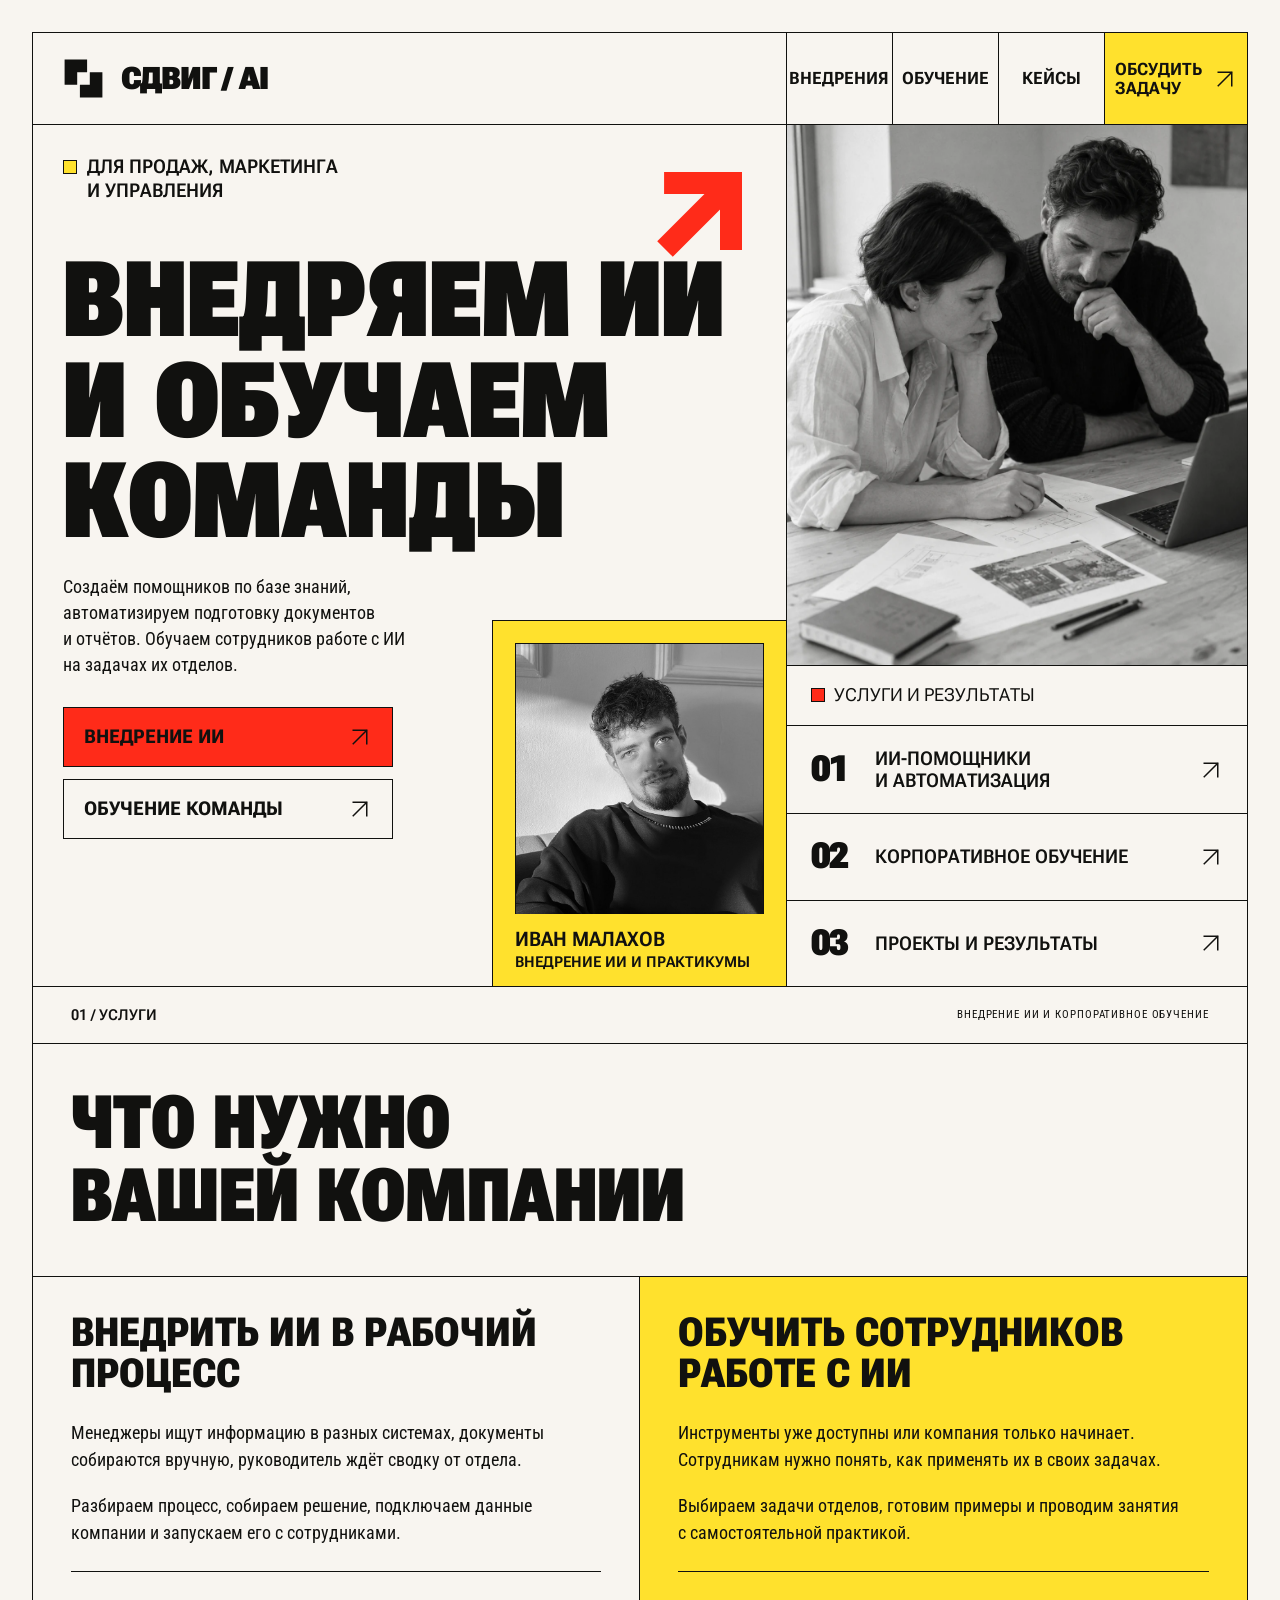
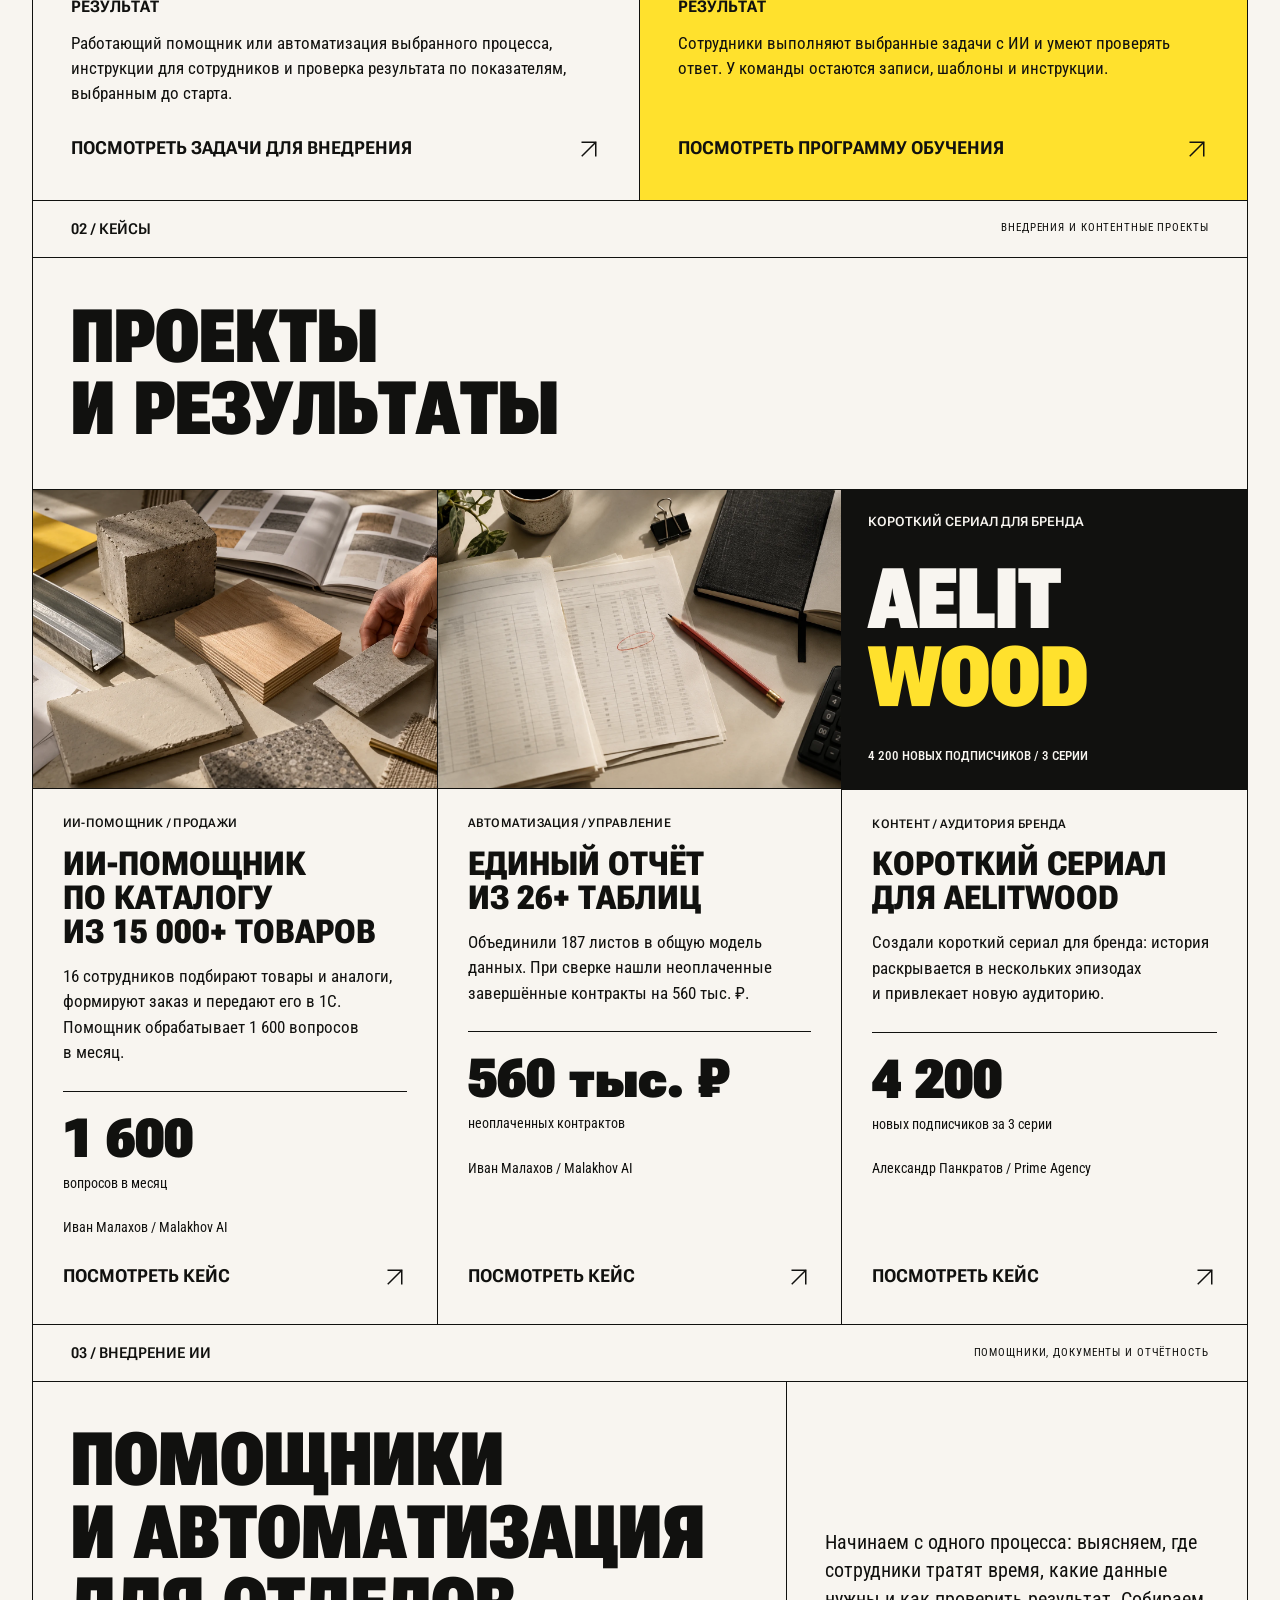
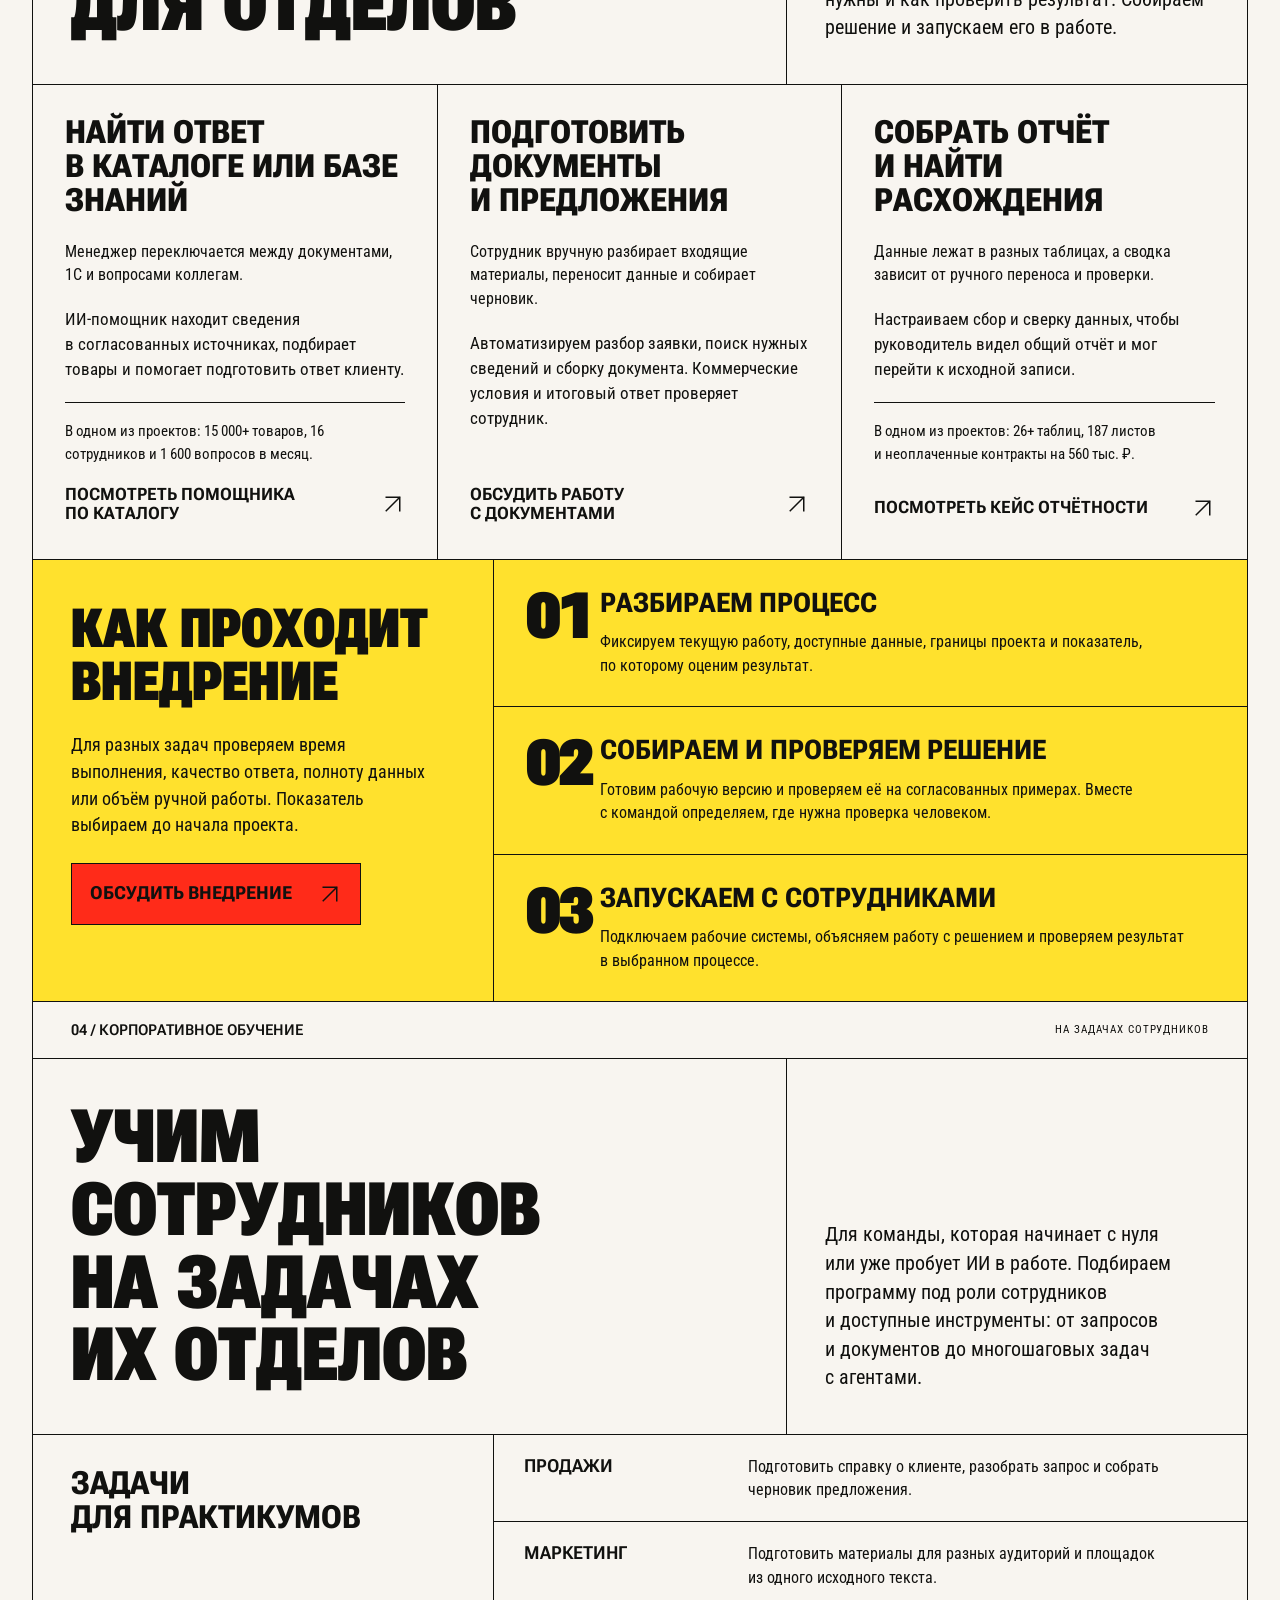
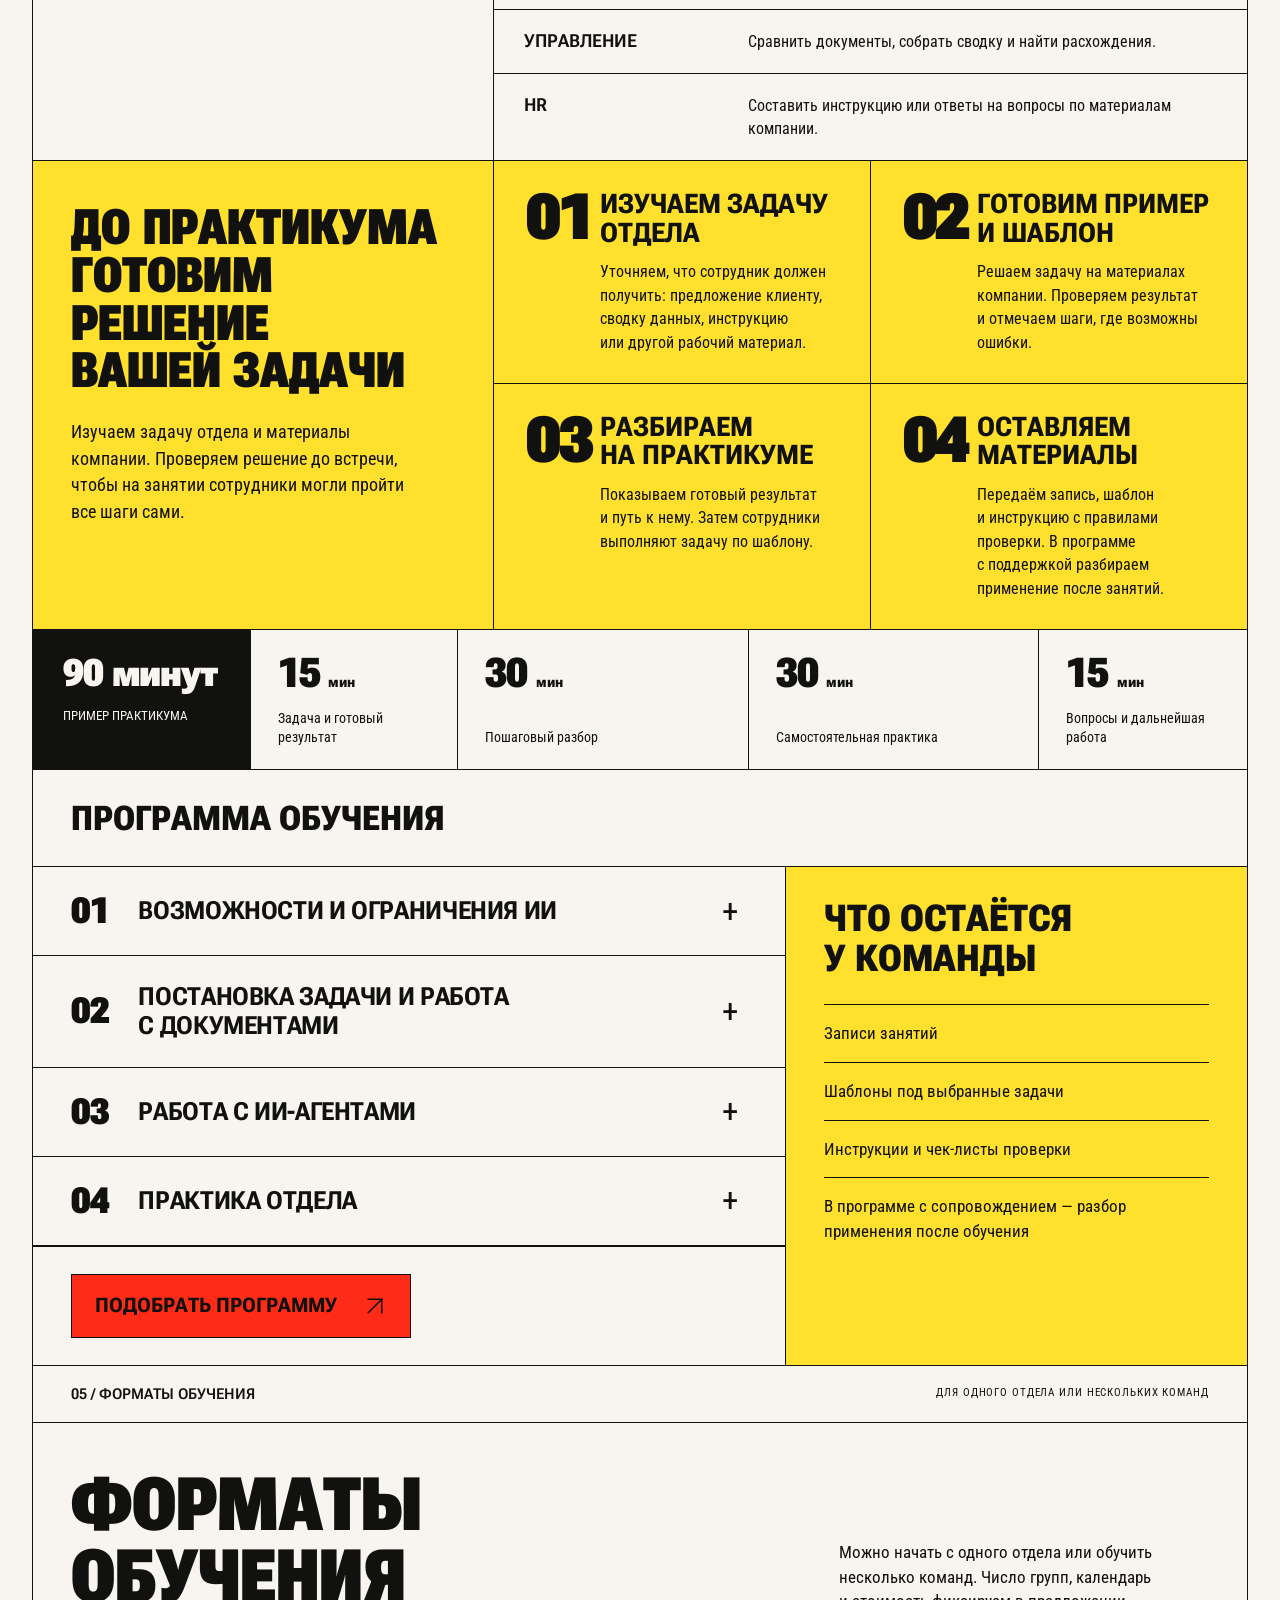
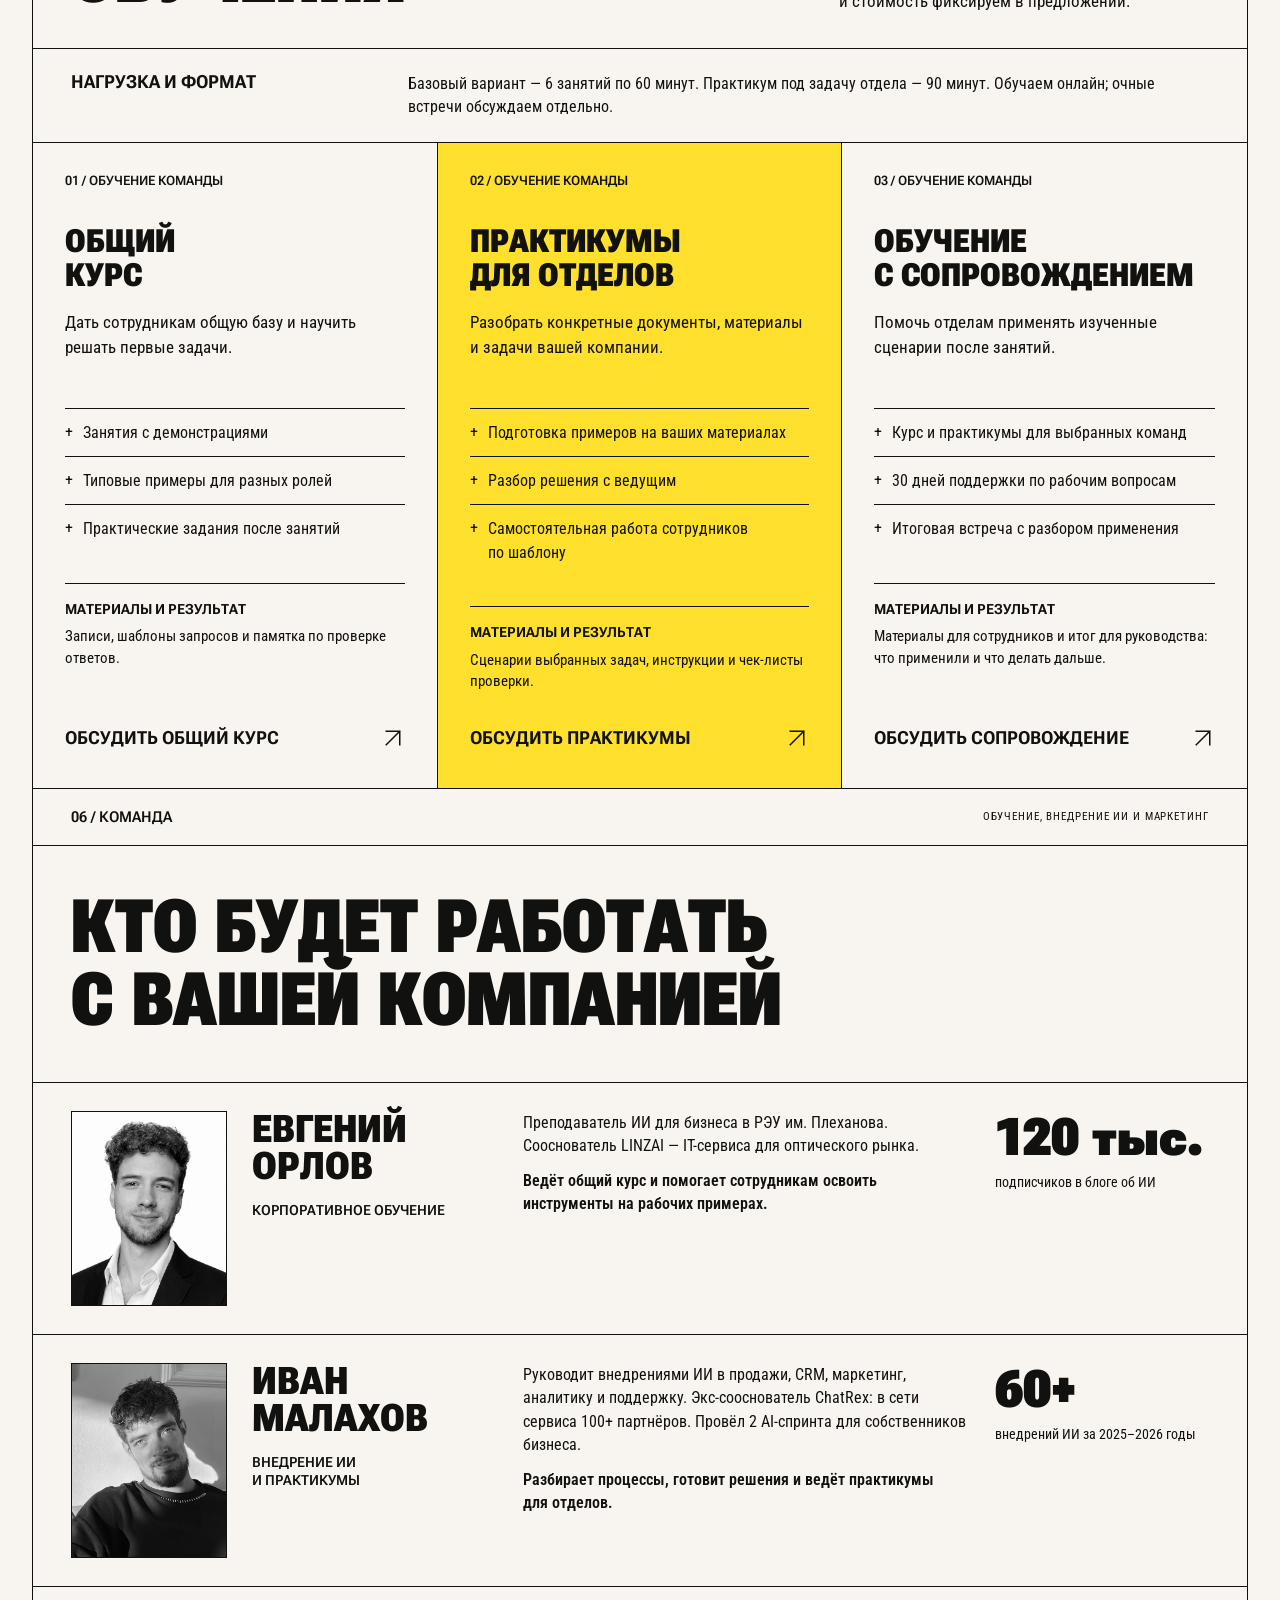
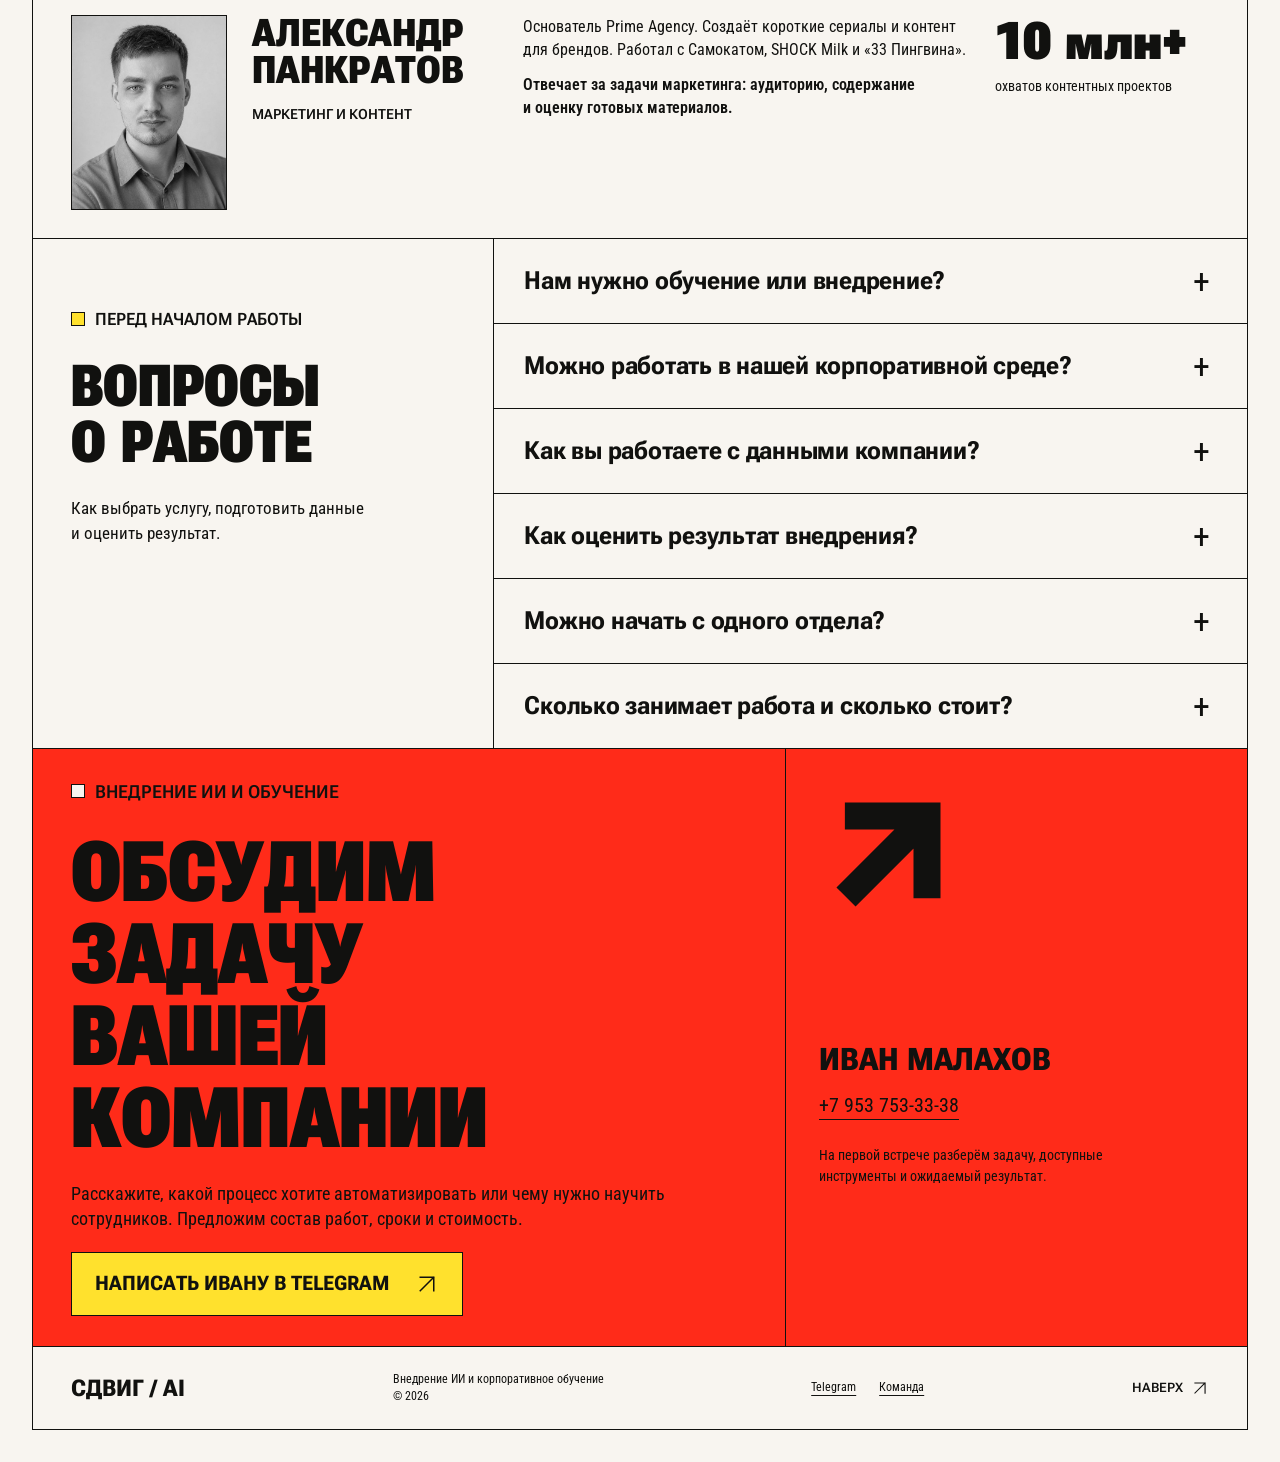
<file: v2/index.html>
<!doctype html>
<html lang="ru">
<head>
<meta charset="utf-8">
<meta name="viewport" content="width=device-width, initial-scale=1">
<meta name="theme-color" content="#f8f5f0">
<title>Внедрение ИИ и корпоративное обучение — СДВИГ / AI</title>
<meta name="description" content="Внедряем ИИ-помощников и автоматизацию для продаж, маркетинга и управления. Обучаем сотрудников на задачах компании: практика, шаблоны и сопровождение.">
<meta property="og:type" content="website">
<meta property="og:locale" content="ru_RU">
<meta property="og:site_name" content="СДВИГ / AI">
<meta property="og:title" content="Внедрение ИИ и корпоративное обучение">
<meta property="og:description" content="Внедряем ИИ-помощников и автоматизацию для продаж, маркетинга и управления. Обучаем сотрудников на задачах компании: практика, шаблоны и сопровождение.">
<meta property="og:image" content="https://cryptodopamine51.github.io/sdvig-ai/assets/workshop.webp">
<meta property="og:url" content="https://cryptodopamine51.github.io/sdvig-ai/v2/">
<link rel="canonical" href="https://cryptodopamine51.github.io/sdvig-ai/v2/">
<meta name="twitter:card" content="summary_large_image">
<link rel="icon" type="image/svg+xml" href="../favicon.svg">
<link rel="preload" href="../assets/roboto-flex.woff2" as="font" type="font/woff2" crossorigin>
<link rel="stylesheet" href="styles.css?v=20261011-v2-refined1">
<script src="script.js?v=20261011-v2-refined1" defer></script>
<noscript><style>@media(max-width:950px){.site-header{grid-template-columns:1fr}.menu-toggle{display:none}.site-nav{display:grid;position:static;border-top:var(--line)}}</style></noscript>
<script type="application/ld+json">{"@context": "https://schema.org", "@type": "Organization", "name": "СДВИГ / AI", "url": "https://cryptodopamine51.github.io/sdvig-ai/v2/", "description": "Внедряем ИИ-помощников и автоматизацию для продаж, маркетинга и управления. Обучаем сотрудников на задачах компании: практика, шаблоны и сопровождение.", "sameAs": ["https://t.me/iddopamine"], "contactPoint": {"@type": "ContactPoint", "telephone": "+7-953-753-33-38", "contactType": "Внедрение ИИ и корпоративное обучение", "availableLanguage": "Russian"}}</script>
</head>
<body>
<a class="skip-link" href="#main">Перейти к&nbsp;содержанию</a>
<div class="site-shell">
<header class="site-header" id="top">
<a href="./" class="brand" aria-label="СДВИГ / AI — главная"><svg class="brand-mark" viewBox="0 0 50 50" aria-hidden="true"><path d="M4 4h25v14H18v14H4V4ZM46 46H21V32h11V18h14v28Z" fill="currentColor"/></svg><span>СДВИГ / AI</span></a>
<button type="button" class="menu-toggle" aria-expanded="false" aria-controls="site-nav" aria-label="Открыть меню"><span class="menu-label">Меню</span><svg class="menu-close" viewBox="0 0 32 32" fill="none" aria-hidden="true" focusable="false"><path d="m8 8 16 16M24 8 8 24" stroke="currentColor" stroke-width="2" stroke-linecap="square"/></svg></button>
<nav class="site-nav" id="site-nav" aria-label="Основная навигация"><a href="#implementation">Внедрения</a><a href="#training">Обучение</a><a href="#cases">Кейсы</a><a href="#contact" class="nav-contact"><span>Обсудить <br>задачу</span><svg class="arrow" viewBox="0 0 32 32" fill="none" aria-hidden="true"><path d="M7 25 25 7M7 7h18v18" stroke="currentColor" stroke-width="2" stroke-linecap="square"/></svg></a></nav>
</header>
<main id="main">
<section class="hero" aria-labelledby="hero-title">
<div class="hero-left">
<p class="eyebrow hero-kicker"><span>Для&nbsp;продаж, маркетинга <br>и&nbsp;управления</span></p><div class="hero-sign"><svg viewBox="0 0 120 120" fill="none" aria-hidden="true"><path d="m24 96 72-72M23 24h73v73" stroke="currentColor" stroke-width="24" stroke-linejoin="miter"/></svg></div>
<h1 class="hero-heading display" id="hero-title"><span>Внедряем ИИ</span> <span>и&nbsp;обучаем</span> <span>команды</span></h1>
<p class="hero-description">Создаём помощников по&nbsp;базе знаний, автоматизируем подготовку документов и&nbsp;отчётов. Обучаем сотрудников работе с&nbsp;ИИ на&nbsp;задачах их отделов.</p>
<div class="hero-lower-row"><div class="hero-actions"><a class="button hero-button" href="#implementation">Внедрение ИИ<svg class="arrow" viewBox="0 0 32 32" fill="none" aria-hidden="true"><path d="M7 25 25 7M7 7h18v18" stroke="currentColor" stroke-width="2" stroke-linecap="square"/></svg></a><a class="button hero-button paper" href="#training">Обучение команды<svg class="arrow" viewBox="0 0 32 32" fill="none" aria-hidden="true"><path d="M7 25 25 7M7 7h18v18" stroke="currentColor" stroke-width="2" stroke-linecap="square"/></svg></a></div>
<figure class="hero-author"><div class="hero-portrait"><img src="../assets/ivan-proposal-portrait.jpg" width="960" height="1280" alt="Иван Малахов"></div><figcaption><strong>Иван Малахов</strong> Внедрение ИИ и&nbsp;практикумы</figcaption></figure></div>
</div>
<div class="hero-right"><figure class="hero-photo"><img src="../assets/workshop.webp" alt="Двое коллег разбирают рабочую задачу за ноутбуком" width="1024" height="1536" fetchpriority="high"></figure>
<div class="hero-routes"><div class="route-heading">Услуги и&nbsp;результаты</div>
<a href="#implementation"><span class="route-number">01</span><span>ИИ-помощники и&nbsp;автоматизация</span><svg class="arrow" viewBox="0 0 32 32" fill="none" aria-hidden="true"><path d="M7 25 25 7M7 7h18v18" stroke="currentColor" stroke-width="2" stroke-linecap="square"/></svg></a>
<a href="#training"><span class="route-number">02</span><span>Корпоративное обучение</span><svg class="arrow" viewBox="0 0 32 32" fill="none" aria-hidden="true"><path d="M7 25 25 7M7 7h18v18" stroke="currentColor" stroke-width="2" stroke-linecap="square"/></svg></a>
<a href="#cases"><span class="route-number">03</span><span>Проекты и&nbsp;результаты</span><svg class="arrow" viewBox="0 0 32 32" fill="none" aria-hidden="true"><path d="M7 25 25 7M7 7h18v18" stroke="currentColor" stroke-width="2" stroke-linecap="square"/></svg></a>
</div></div>
</section>
<section class="section services" id="services" aria-labelledby="services-title">
<div class="section-meta"><span>01 / Услуги</span><span>Внедрение ИИ и&nbsp;корпоративное обучение</span></div>
<div class="services-heading"><h2 class="section-heading display" id="services-title">Что нужно <br>вашей компании</h2></div><div class="services-grid">
<article class="service-card"><h3>Внедрить ИИ в&nbsp;рабочий процесс</h3><p>Менеджеры ищут информацию в&nbsp;разных системах, документы собираются вручную, руководитель ждёт сводку от&nbsp;отдела.</p><p>Разбираем процесс, собираем решение, подключаем данные компании и&nbsp;запускаем его с&nbsp;сотрудниками.</p>
<div class="service-result"><strong>Результат</strong><p>Работающий помощник или&nbsp;автоматизация выбранного процесса, инструкции для&nbsp;сотрудников и&nbsp;проверка результата по&nbsp;показателям, выбранным до&nbsp;старта.</p></div>
<a class="text-link" href="#implementation">Посмотреть задачи для&nbsp;внедрения<svg class="arrow" viewBox="0 0 32 32" fill="none" aria-hidden="true"><path d="M7 25 25 7M7 7h18v18" stroke="currentColor" stroke-width="2" stroke-linecap="square"/></svg></a></article>
<article class="service-card"><h3>Обучить сотрудников работе с&nbsp;ИИ</h3><p>Инструменты уже доступны или&nbsp;компания только начинает. Сотрудникам нужно понять, как применять их в&nbsp;своих задачах.</p><p>Выбираем задачи отделов, готовим примеры и&nbsp;проводим занятия с&nbsp;самостоятельной практикой.</p>
<div class="service-result"><strong>Результат</strong><p>Сотрудники выполняют выбранные задачи с&nbsp;ИИ и&nbsp;умеют проверять ответ. У&nbsp;команды остаются записи, шаблоны и&nbsp;инструкции.</p></div>
<a class="text-link" href="#training">Посмотреть программу обучения<svg class="arrow" viewBox="0 0 32 32" fill="none" aria-hidden="true"><path d="M7 25 25 7M7 7h18v18" stroke="currentColor" stroke-width="2" stroke-linecap="square"/></svg></a></article>
</div></section>
<section class="section cases" id="cases" aria-labelledby="cases-title">
<div class="section-meta"><span>02 / Кейсы</span><span>Внедрения и&nbsp;контентные проекты</span></div>
<div class="cases-heading"><h2 class="section-heading display" id="cases-title">Проекты <br>и&nbsp;результаты</h2></div><div class="case-list">
<article class="case-card"><a class="case-image" href="cases/knowledge/" aria-label="Подробнее: ИИ-помощник по каталогу из 15 000+ товаров"><img src="../assets/knowledge-editorial.webp" width="1396" height="1024" loading="lazy" alt="Рабочий стол с образцами строительных материалов и каталогом"></a>
<div class="case-content"><span class="case-tag">ИИ-помощник / Продажи</span><h3><a href="cases/knowledge/">ИИ-помощник по&nbsp;каталогу из&nbsp;15&nbsp;000+ товаров</a></h3><p>16 сотрудников подбирают товары и&nbsp;аналоги, формируют заказ и&nbsp;передают его в&nbsp;1С. Помощник обрабатывает 1&nbsp;600 вопросов в&nbsp;месяц.</p>
<div class="case-fact"><strong>1&nbsp;600</strong> <span>вопросов в&nbsp;месяц</span></div><p class="case-attribution">Иван Малахов / Malakhov AI</p>
<a class="text-link" href="cases/knowledge/">Посмотреть кейс<svg class="arrow" viewBox="0 0 32 32" fill="none" aria-hidden="true"><path d="M7 25 25 7M7 7h18v18" stroke="currentColor" stroke-width="2" stroke-linecap="square"/></svg></a></div></article>
<article class="case-card"><a class="case-image" href="cases/revenue-control/" aria-label="Подробнее: Единый отчёт из 26+ таблиц"><img src="../assets/revenue-editorial.webp" width="1396" height="1024" loading="lazy" alt="Документы и таблицы для сверки данных на рабочем столе"></a>
<div class="case-content"><span class="case-tag">Автоматизация / Управление</span><h3><a href="cases/revenue-control/">Единый отчёт из&nbsp;26+ таблиц</a></h3><p>Объединили 187 листов в&nbsp;общую модель данных. При&nbsp;сверке нашли неоплаченные завершённые контракты на&nbsp;560 тыс.&nbsp;₽.</p>
<div class="case-fact"><strong>560 тыс.&nbsp;₽</strong> <span>неоплаченных контрактов</span></div><p class="case-attribution">Иван Малахов / Malakhov AI</p>
<a class="text-link" href="cases/revenue-control/">Посмотреть кейс<svg class="arrow" viewBox="0 0 32 32" fill="none" aria-hidden="true"><path d="M7 25 25 7M7 7h18v18" stroke="currentColor" stroke-width="2" stroke-linecap="square"/></svg></a></div></article>
<article class="case-card"><a class="case-image" href="cases/aelitwood/" aria-label="Подробнее: AelitWood: 4 200 новых подписчиков за 3 серии"><div class="content-art aelitwood-art" aria-label="AelitWood: 4 200 новых подписчиков за 3 серии"><span class="art-label">Короткий сериал для&nbsp;бренда</span><span class="art-title display">AELIT<br><em>WOOD</em></span><span class="art-footer">4&nbsp;200 НОВЫХ ПОДПИСЧИКОВ / 3 СЕРИИ</span></div></a>
<div class="case-content"><span class="case-tag">Контент / Аудитория бренда</span><h3><a href="cases/aelitwood/">Короткий сериал для&nbsp;AelitWood</a></h3><p>Создали короткий сериал для&nbsp;бренда: история раскрывается в&nbsp;нескольких эпизодах и&nbsp;привлекает новую аудиторию.</p>
<div class="case-fact"><strong>4&nbsp;200</strong> <span>новых подписчиков за&nbsp;3&nbsp;серии</span></div><p class="case-attribution">Александр Панкратов / Prime Agency</p>
<a class="text-link" href="cases/aelitwood/">Посмотреть кейс<svg class="arrow" viewBox="0 0 32 32" fill="none" aria-hidden="true"><path d="M7 25 25 7M7 7h18v18" stroke="currentColor" stroke-width="2" stroke-linecap="square"/></svg></a></div></article>
</div></section>
<section class="section implementation" id="implementation" aria-labelledby="implementation-title">
<div class="section-meta"><span>03 / Внедрение ИИ</span><span>Помощники, документы и&nbsp;отчётность</span></div>
<div class="section-top"><div><h2 class="section-heading display" id="implementation-title">Помощники <br>и&nbsp;автоматизация <br>для&nbsp;отделов</h2></div><div><p class="section-lead">Начинаем с&nbsp;одного процесса: выясняем, где сотрудники тратят время, какие данные нужны и&nbsp;как проверить результат. Собираем решение и&nbsp;запускаем его в&nbsp;работе.</p></div></div><div class="implementation-tasks">
<article class="implementation-task"><h3>Найти ответ в&nbsp;каталоге или&nbsp;базе знаний</h3><p class="task-situation">Менеджер переключается между&nbsp;документами, 1С и&nbsp;вопросами коллегам.</p><p>ИИ-помощник находит сведения в&nbsp;согласованных источниках, подбирает товары и&nbsp;помогает подготовить ответ клиенту.</p><p class="task-proof">В&nbsp;одном из&nbsp;проектов: 15&nbsp;000+ товаров, 16 сотрудников и&nbsp;1&nbsp;600 вопросов в&nbsp;месяц.</p><a class="text-link" href="cases/knowledge/">Посмотреть помощника по&nbsp;каталогу<svg class="arrow" viewBox="0 0 32 32" fill="none" aria-hidden="true"><path d="M7 25 25 7M7 7h18v18" stroke="currentColor" stroke-width="2" stroke-linecap="square"/></svg></a></article>
<article class="implementation-task"><h3>Подготовить документы и&nbsp;предложения</h3><p class="task-situation">Сотрудник вручную разбирает входящие материалы, переносит данные и&nbsp;собирает черновик.</p><p>Автоматизируем разбор заявки, поиск нужных сведений и&nbsp;сборку документа. Коммерческие условия и&nbsp;итоговый ответ проверяет сотрудник.</p><a class="text-link" href="#contact">Обсудить работу с&nbsp;документами<svg class="arrow" viewBox="0 0 32 32" fill="none" aria-hidden="true"><path d="M7 25 25 7M7 7h18v18" stroke="currentColor" stroke-width="2" stroke-linecap="square"/></svg></a></article>
<article class="implementation-task"><h3>Собрать отчёт и&nbsp;найти расхождения</h3><p class="task-situation">Данные лежат в&nbsp;разных таблицах, а&nbsp;сводка зависит от&nbsp;ручного переноса и&nbsp;проверки.</p><p>Настраиваем сбор и&nbsp;сверку данных, чтобы руководитель видел общий отчёт и&nbsp;мог перейти к&nbsp;исходной записи.</p><p class="task-proof">В&nbsp;одном из&nbsp;проектов: 26+ таблиц, 187 листов и&nbsp;неоплаченные контракты на&nbsp;560 тыс.&nbsp;₽.</p><a class="text-link" href="cases/revenue-control/">Посмотреть кейс отчётности<svg class="arrow" viewBox="0 0 32 32" fill="none" aria-hidden="true"><path d="M7 25 25 7M7 7h18v18" stroke="currentColor" stroke-width="2" stroke-linecap="square"/></svg></a></article>
</div><div class="practical implementation-process"><div class="practical-intro"><h3 class="section-heading display">Как проходит <br>внедрение</h3><p>Для&nbsp;разных задач проверяем время выполнения, качество ответа, полноту данных или&nbsp;объём ручной работы. Показатель выбираем до&nbsp;начала проекта.</p><a class="button " href="#contact">Обсудить внедрение<svg class="arrow" viewBox="0 0 32 32" fill="none" aria-hidden="true"><path d="M7 25 25 7M7 7h18v18" stroke="currentColor" stroke-width="2" stroke-linecap="square"/></svg></a></div><div class="implementation-steps">
<article class="step"><span class="step-number">01</span><div><h4>Разбираем процесс</h4><p>Фиксируем текущую работу, доступные данные, границы проекта и&nbsp;показатель, по&nbsp;которому оценим результат.</p></div></article>
<article class="step"><span class="step-number">02</span><div><h4>Собираем и&nbsp;проверяем решение</h4><p>Готовим рабочую версию и&nbsp;проверяем её на&nbsp;согласованных примерах. Вместе с&nbsp;командой определяем, где нужна проверка человеком.</p></div></article>
<article class="step"><span class="step-number">03</span><div><h4>Запускаем с&nbsp;сотрудниками</h4><p>Подключаем рабочие системы, объясняем работу с&nbsp;решением и&nbsp;проверяем результат в&nbsp;выбранном процессе.</p></div></article>
</div></div></section>
<section class="section training" id="training" aria-labelledby="training-title">
<div class="section-meta"><span>04 / Корпоративное обучение</span><span>На&nbsp;задачах сотрудников</span></div>
<div class="section-top"><div><h2 class="section-heading display" id="training-title">Учим сотрудников <br>на&nbsp;задачах <br>их отделов</h2></div><div><p class="section-lead">Для&nbsp;команды, которая начинает с&nbsp;нуля или&nbsp;уже пробует ИИ в&nbsp;работе. Подбираем программу под&nbsp;роли сотрудников и&nbsp;доступные инструменты: от&nbsp;запросов и&nbsp;документов до&nbsp;многошаговых задач с&nbsp;агентами.</p></div></div>
<div class="task-table"><div class="task-title">Задачи<br> для&nbsp;практикумов</div><div class="task-rows">
<div class="task-row"><strong>Продажи</strong> <span>Подготовить справку о&nbsp;клиенте, разобрать запрос и&nbsp;собрать черновик предложения.</span></div>
<div class="task-row"><strong>Маркетинг</strong> <span>Подготовить материалы для&nbsp;разных аудиторий и&nbsp;площадок из&nbsp;одного исходного текста.</span></div>
<div class="task-row"><strong>Управление</strong> <span>Сравнить документы, собрать сводку и&nbsp;найти расхождения.</span></div>
<div class="task-row"><strong>HR</strong> <span>Составить инструкцию или&nbsp;ответы на&nbsp;вопросы по&nbsp;материалам компании.</span></div>
</div></div>
<div class="practical training-method" id="method"><div class="practical-intro"><h3 class="section-heading display">До&nbsp;практикума <br>готовим решение <br>вашей задачи</h3><p>Изучаем задачу отдела и&nbsp;материалы компании. Проверяем решение до&nbsp;встречи, чтобы на&nbsp;занятии сотрудники могли пройти все шаги сами.</p></div><div class="practical-steps">
<article class="step"><span class="step-number">01</span><div><h4>Изучаем задачу отдела</h4><p>Уточняем, что сотрудник должен получить: предложение клиенту, сводку данных, инструкцию или&nbsp;другой рабочий материал.</p></div></article>
<article class="step"><span class="step-number">02</span><div><h4>Готовим пример и&nbsp;шаблон</h4><p>Решаем задачу на&nbsp;материалах компании. Проверяем результат и&nbsp;отмечаем шаги, где возможны ошибки.</p></div></article>
<article class="step"><span class="step-number">03</span><div><h4>Разбираем на&nbsp;практикуме</h4><p>Показываем готовый результат и&nbsp;путь к&nbsp;нему. Затем сотрудники выполняют задачу по&nbsp;шаблону.</p></div></article>
<article class="step"><span class="step-number">04</span><div><h4>Оставляем материалы</h4><p>Передаём запись, шаблон и&nbsp;инструкцию с&nbsp;правилами проверки. В&nbsp;программе с&nbsp;поддержкой разбираем применение после занятий.</p></div></article>
</div></div>
<div class="session-timeline"><div class="session-caption"><strong>90&nbsp;минут</strong> <span>Пример практикума</span></div>
<div class="timeline-segment"><strong>15&nbsp;<span>мин</span></strong> <span>Задача и&nbsp;готовый результат</span></div>
<div class="timeline-segment"><strong>30&nbsp;<span>мин</span></strong> <span>Пошаговый разбор</span></div>
<div class="timeline-segment"><strong>30&nbsp;<span>мин</span></strong> <span>Самостоятельная практика</span></div>
<div class="timeline-segment"><strong>15&nbsp;<span>мин</span></strong> <span>Вопросы и&nbsp;дальнейшая работа</span></div>
</div>
<div class="training-program" id="program"><h3 class="program-title">Программа обучения</h3><div class="program-layout"><div class="module-list">
<details><summary><span class="module-number">01</span><span>Возможности и&nbsp;ограничения ИИ</span></summary><p>Выбираем подходящие задачи и&nbsp;разбираем типичные ошибки.</p></details>
<details><summary><span class="module-number">02</span><span>Постановка задачи и&nbsp;работа с&nbsp;документами</span></summary><p>Даём модели контекст, уточняем запрос и&nbsp;проверяем ответ.</p></details>
<details><summary><span class="module-number">03</span><span>Работа с&nbsp;ИИ-агентами</span></summary><p>Разбираем многошаговые задачи и&nbsp;точки контроля в&nbsp;доступной среде.</p></details>
<details><summary><span class="module-number">04</span><span>Практика отдела</span></summary><p>Повторяем подготовленный сценарий и&nbsp;обсуждаем его применение в&nbsp;работе.</p></details>
<div class="program-cta"><a class="button " href="#contact">Подобрать программу<svg class="arrow" viewBox="0 0 32 32" fill="none" aria-hidden="true"><path d="M7 25 25 7M7 7h18v18" stroke="currentColor" stroke-width="2" stroke-linecap="square"/></svg></a></div></div><aside class="program-aside training-materials"><h3>Что остаётся <br>у&nbsp;команды</h3><ul>
<li>Записи занятий</li>
<li>Шаблоны под&nbsp;выбранные задачи</li>
<li>Инструкции и&nbsp;чек-листы проверки</li>
<li>В&nbsp;программе с&nbsp;сопровождением — разбор применения после обучения</li>
</ul></aside></div></div></section>
<section class="section" id="formats" aria-labelledby="formats-title">
<div class="section-meta"><span>05 / Форматы обучения</span><span>Для&nbsp;одного отдела или&nbsp;нескольких команд</span></div>
<div class="formats-heading"><h2 class="section-heading display" id="formats-title">Форматы <br>обучения</h2><p>Можно начать с&nbsp;одного отдела или&nbsp;обучить несколько команд. Число групп, календарь и&nbsp;стоимость фиксируем в&nbsp;предложении.</p></div>
<div class="format-baseline"><span>Нагрузка и&nbsp;формат</span><p>Базовый вариант — 6&nbsp;занятий по&nbsp;60&nbsp;минут. Практикум под&nbsp;задачу отдела — 90&nbsp;минут. Обучаем онлайн; очные встречи обсуждаем отдельно.</p></div><div class="formats">
<article class="format"><div class="format-label"><span>01 / Обучение команды</span></div><h3 class="display">Общий <br>курс</h3><p>Дать сотрудникам общую базу и&nbsp;научить решать первые задачи.</p><ul><li>Занятия с&nbsp;демонстрациями</li><li>Типовые примеры для&nbsp;разных ролей</li><li>Практические задания после занятий</li></ul><div class="format-takeaway"><strong>Материалы и&nbsp;результат</strong><p>Записи, шаблоны запросов и&nbsp;памятка по&nbsp;проверке ответов.</p></div><a class="text-link" href="#contact">Обсудить общий курс<svg class="arrow" viewBox="0 0 32 32" fill="none" aria-hidden="true"><path d="M7 25 25 7M7 7h18v18" stroke="currentColor" stroke-width="2" stroke-linecap="square"/></svg></a></article>
<article class="format"><div class="format-label"><span>02 / Обучение команды</span></div><h3 class="display">Практикумы <br>для&nbsp;отделов</h3><p>Разобрать конкретные документы, материалы и&nbsp;задачи вашей компании.</p><ul><li>Подготовка примеров на&nbsp;ваших материалах</li><li>Разбор решения с&nbsp;ведущим</li><li>Самостоятельная работа сотрудников по&nbsp;шаблону</li></ul><div class="format-takeaway"><strong>Материалы и&nbsp;результат</strong><p>Сценарии выбранных задач, инструкции и&nbsp;чек-листы проверки.</p></div><a class="text-link" href="#contact">Обсудить практикумы<svg class="arrow" viewBox="0 0 32 32" fill="none" aria-hidden="true"><path d="M7 25 25 7M7 7h18v18" stroke="currentColor" stroke-width="2" stroke-linecap="square"/></svg></a></article>
<article class="format"><div class="format-label"><span>03 / Обучение команды</span></div><h3 class="display">Обучение <br>с&nbsp;сопровождением</h3><p>Помочь отделам применять изученные сценарии после занятий.</p><ul><li>Курс и&nbsp;практикумы для&nbsp;выбранных команд</li><li>30&nbsp;дней поддержки по&nbsp;рабочим вопросам</li><li>Итоговая встреча с&nbsp;разбором применения</li></ul><div class="format-takeaway"><strong>Материалы и&nbsp;результат</strong><p>Материалы для&nbsp;сотрудников и&nbsp;итог для&nbsp;руководства: что применили и&nbsp;что делать дальше.</p></div><a class="text-link" href="#contact">Обсудить сопровождение<svg class="arrow" viewBox="0 0 32 32" fill="none" aria-hidden="true"><path d="M7 25 25 7M7 7h18v18" stroke="currentColor" stroke-width="2" stroke-linecap="square"/></svg></a></article>
</div></section>
<section class="section team" id="team" aria-labelledby="team-title">
<div class="section-meta"><span>06 / Команда</span><span>Обучение, внедрение ИИ и&nbsp;маркетинг</span></div>
<div class="team-heading"><h2 class="section-heading display" id="team-title">Кто будет работать <br>с&nbsp;вашей компанией</h2></div><div class="team-list">
<article class="team-member"><figure class="team-portrait team-portrait-evgeny"><img src="../assets/evgeny-portrait.jpg" width="1254" height="1254" loading="lazy" alt="Евгений Орлов"></figure><div class="team-identity"><h3>Евгений <br>Орлов</h3><span class="team-role">Корпоративное обучение</span></div>
<p>Преподаватель ИИ для&nbsp;бизнеса в&nbsp;РЭУ им. Плеханова. Сооснователь LINZAI — IT-сервиса для&nbsp;оптического рынка. <span class="team-contribution">Ведёт общий курс и&nbsp;помогает сотрудникам освоить инструменты на&nbsp;рабочих примерах.</span></p>
<div class="team-proof"><strong>120 тыс.</strong> <span>подписчиков в&nbsp;блоге об&nbsp;ИИ</span></div></article>
<article class="team-member"><figure class="team-portrait team-portrait-ivan"><img src="../assets/ivan-proposal-portrait.jpg" width="960" height="1280" loading="lazy" alt="Иван Малахов"></figure><div class="team-identity"><h3>Иван <br>Малахов</h3><span class="team-role">Внедрение ИИ и&nbsp;практикумы</span></div>
<p>Руководит внедрениями ИИ в&nbsp;продажи, CRM, маркетинг, аналитику и&nbsp;поддержку. Экс-сооснователь ChatRex: в&nbsp;сети сервиса 100+ партнёров. Провёл 2 AI-спринта для&nbsp;собственников бизнеса. <span class="team-contribution">Разбирает процессы, готовит решения и&nbsp;ведёт практикумы для&nbsp;отделов.</span></p>
<div class="team-proof"><strong>60+</strong> <span>внедрений ИИ за&nbsp;2025–2026 годы</span></div></article>
<article class="team-member"><figure class="team-portrait team-portrait-alexander"><img src="../assets/alexander-portrait.jpg" width="640" height="640" loading="lazy" alt="Александр Панкратов"></figure><div class="team-identity"><h3>Александр <br>Панкратов</h3><span class="team-role">Маркетинг и&nbsp;контент</span></div>
<p>Основатель Prime Agency. Создаёт короткие сериалы и&nbsp;контент для&nbsp;брендов. Работал с&nbsp;Самокатом, SHOCK Milk и&nbsp;«33 Пингвина». <span class="team-contribution">Отвечает за&nbsp;задачи маркетинга: аудиторию, содержание и&nbsp;оценку готовых материалов.</span></p>
<div class="team-proof"><strong>10&nbsp;млн+</strong> <span>охватов контентных проектов</span></div></article>
</div></section>
<section class="section faq-section" id="faq" aria-labelledby="faq-title"><div class="faq-intro"><p class="eyebrow">Перед началом работы</p><h2 class="section-heading display" id="faq-title">Вопросы <br>о&nbsp;работе</h2><p>Как выбрать услугу, подготовить данные и&nbsp;оценить результат.</p></div><div class="faq-list">
<details><summary>Нам нужно обучение или&nbsp;внедрение?</summary><p>Обучение подходит, когда сотрудники будут самостоятельно решать задачи в&nbsp;доступных ИИ-инструментах. Внедрение нужно, когда требуется подключить данные компании, собрать отдельного помощника или&nbsp;автоматизировать процесс. Можно начать с&nbsp;одного направления или&nbsp;совместить их.</p></details>
<details><summary>Можно работать в&nbsp;нашей корпоративной среде?</summary><p>Да, если она подходит выбранным задачам. До&nbsp;старта уточняем с&nbsp;вашей IT-командой инструменты, версии, доступы и&nbsp;ограничения. Для&nbsp;обучения также можно согласовать демонстрационную среду; для&nbsp;внедрения заранее определяем необходимые подключения.</p></details>
<details><summary>Как вы работаете с&nbsp;данными компании?</summary><p>До&nbsp;передачи материалов согласуем, какие данные нужны и&nbsp;где их разрешено обрабатывать. Для&nbsp;обучения при&nbsp;необходимости используем обезличенные или&nbsp;учебные примеры. Подключения и&nbsp;доступы к&nbsp;рабочим системам согласуем с&nbsp;ответственными сотрудниками.</p></details>
<details><summary>Как оценить результат внедрения?</summary><p>До&nbsp;начала проекта выбираем показатель и&nbsp;фиксируем его исходное значение. Это может быть время подготовки документа, качество ответа, полнота отчёта или&nbsp;объём ручных операций. После запуска сравниваем работу по&nbsp;согласованному показателю.</p></details>
<details><summary>Можно начать с&nbsp;одного отдела?</summary><p>Да. Можно обучить один отдел или&nbsp;несколько команд. Размер групп и&nbsp;задания подбираем так, чтобы участники успели пройти практику. Для&nbsp;базовой программы навыки программирования не&nbsp;нужны.</p></details>
<details><summary>Сколько занимает работа и&nbsp;сколько стоит?</summary><p>Срок и&nbsp;стоимость зависят от&nbsp;задачи. Для&nbsp;обучения учитываем число групп, подготовку материалов и&nbsp;сопровождение. Для&nbsp;внедрения — процесс, источники данных и&nbsp;подключения. После первой встречи предложим состав работ, календарь и&nbsp;стоимость.</p></details>
</div></section>
<section class="contact section" id="contact" aria-labelledby="contact-title">
<div class="contact-main">
<p class="eyebrow">Внедрение ИИ и&nbsp;обучение</p>
<h2 class="section-heading display" id="contact-title">Обсудим задачу <br>вашей компании</h2>
<p>Расскажите, какой процесс хотите автоматизировать или&nbsp;чему нужно научить сотрудников. Предложим состав работ, сроки и&nbsp;стоимость.</p>
<a class="button yellow" href="https://t.me/iddopamine" target="_blank" rel="noopener noreferrer">Написать Ивану в&nbsp;Telegram<svg class="arrow" viewBox="0 0 32 32" fill="none" aria-hidden="true"><path d="M7 25 25 7M7 7h18v18" stroke="currentColor" stroke-width="2" stroke-linecap="square"/></svg></a>
</div>
<div class="contact-aside"><div class="contact-sign"><svg viewBox="0 0 120 120" fill="none" aria-hidden="true"><path d="m24 96 72-72M23 24h73v73" stroke="currentColor" stroke-width="24" stroke-linejoin="miter"/></svg></div><div>
<p class="contact-person">Иван Малахов</p><a class="contact-phone" href="tel:+79537533338">+7&nbsp;953&nbsp;753-33-38</a>
<p class="contact-note">На&nbsp;первой встрече разберём задачу, доступные инструменты и&nbsp;ожидаемый результат.</p>
</div></div>
</section>
</main>
<footer class="site-footer">
<a class="footer-brand" href="./">СДВИГ / AI</a><span>Внедрение ИИ и&nbsp;корпоративное обучение<br>© 2026</span>
<div class="footer-links"><a href="https://t.me/iddopamine" target="_blank" rel="noopener noreferrer">Telegram</a><a href="index.html#team">Команда</a></div>
<a href="#top" class="back-to-top">Наверх<svg class="arrow" viewBox="0 0 32 32" fill="none" aria-hidden="true"><path d="M7 25 25 7M7 7h18v18" stroke="currentColor" stroke-width="2" stroke-linecap="square"/></svg></a>
</footer>
</div>
</body>
</html>
</file>
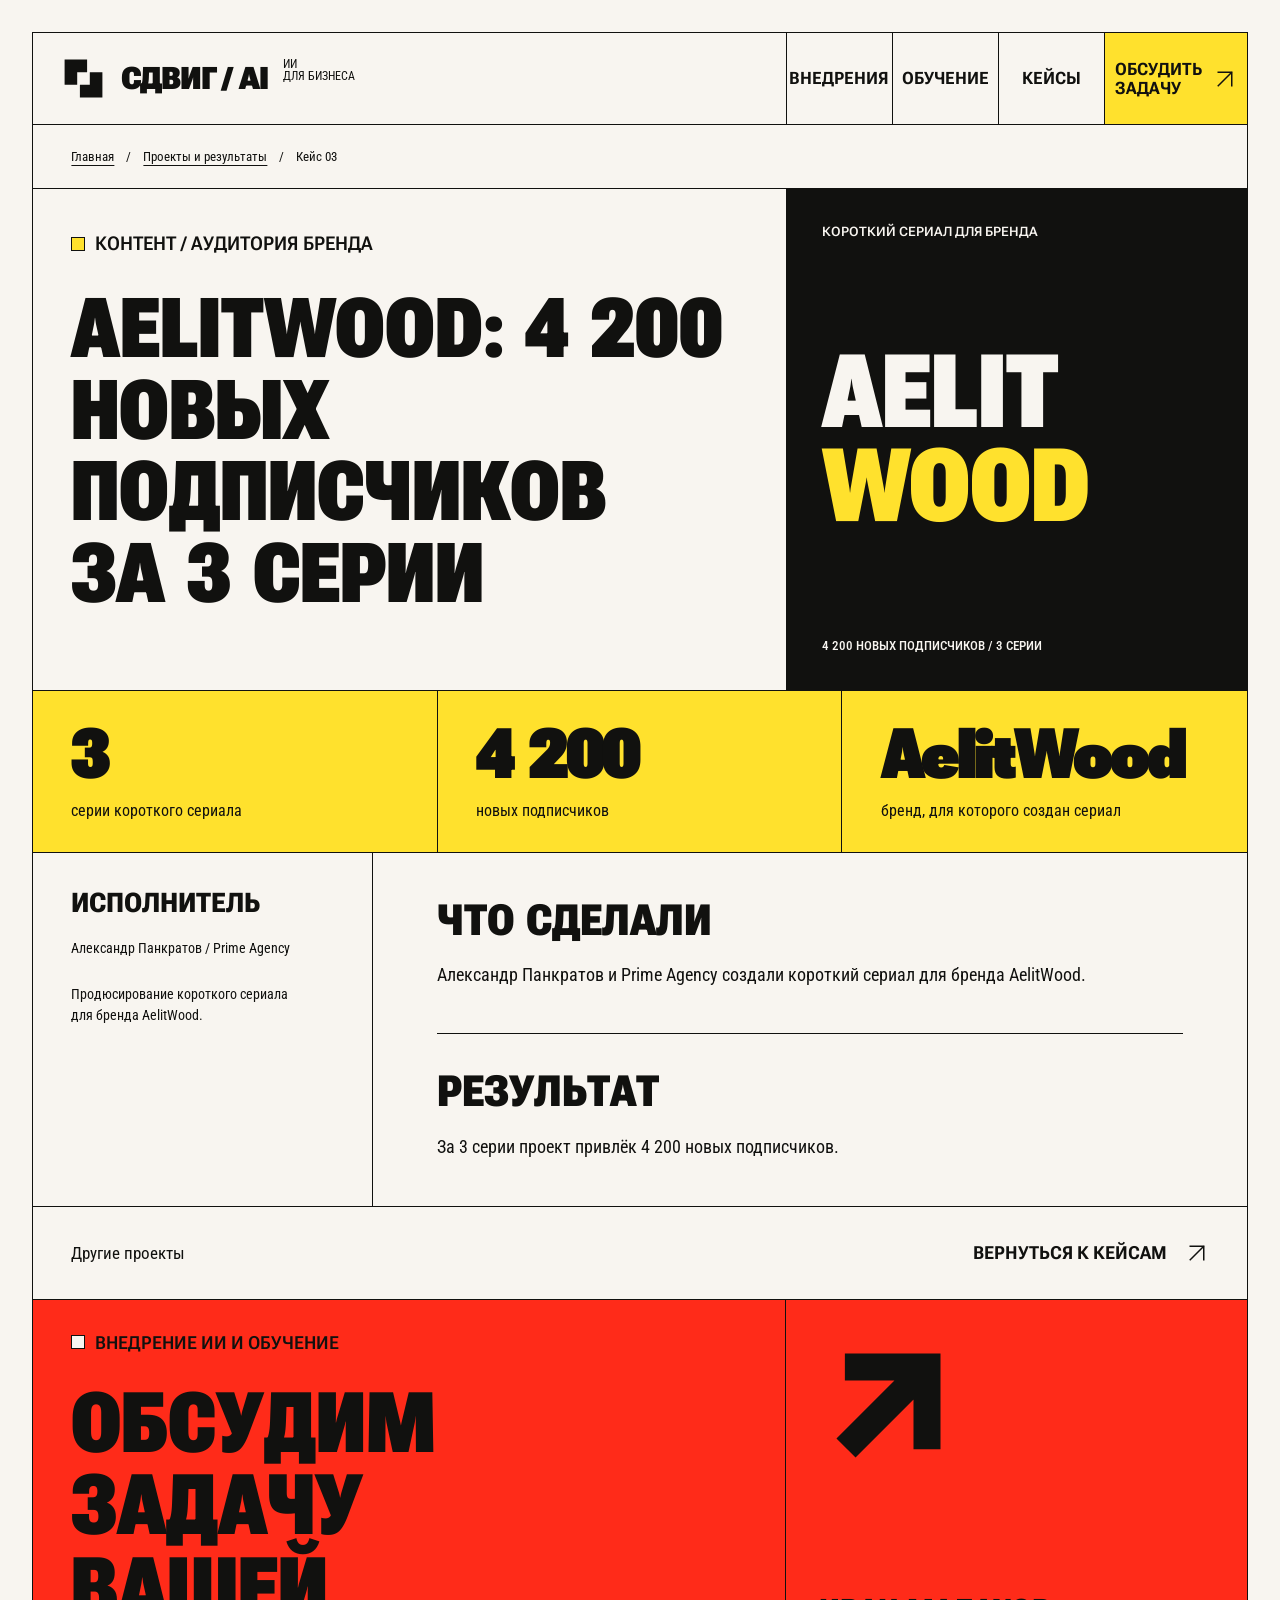
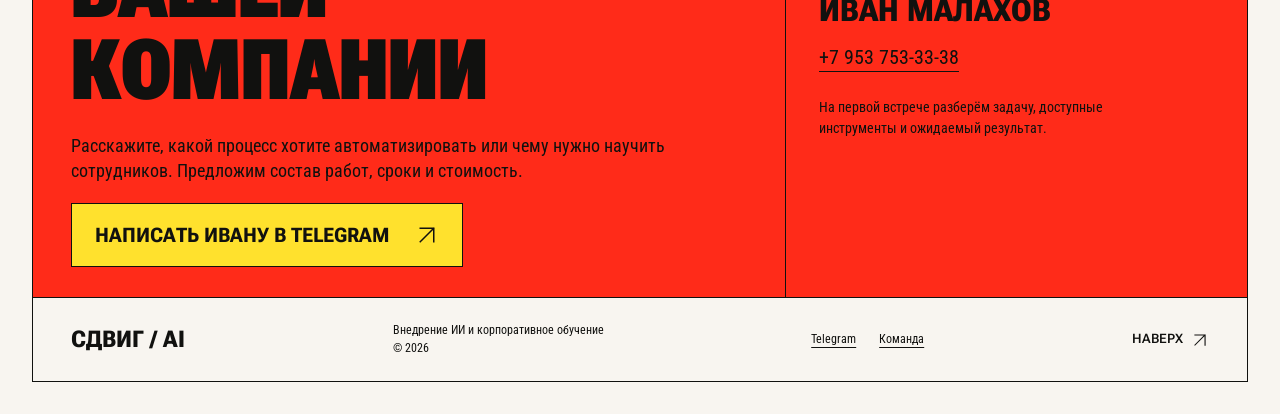
<file: cases/aelitwood/index.html>
<!doctype html>
<html lang="ru">
<head>
<meta charset="utf-8">
<meta name="viewport" content="width=device-width, initial-scale=1">
<meta name="theme-color" content="#f8f5f0">
<title>AelitWood: 4 200 новых подписчиков за 3 серии — СДВИГ / AI</title>
<meta name="description" content="Короткий сериал для бренда AelitWood привлёк 4 200 новых подписчиков за 3 серии.">
<meta property="og:type" content="website">
<meta property="og:locale" content="ru_RU">
<meta property="og:site_name" content="СДВИГ / AI">
<meta property="og:title" content="AelitWood: 4 200 новых подписчиков за 3 серии">
<meta property="og:description" content="Короткий сериал для бренда AelitWood привлёк 4 200 новых подписчиков за 3 серии.">
<meta property="og:image" content="https://cryptodopamine51.github.io/sdvig-ai/assets/workshop.webp">
<meta property="og:url" content="https://cryptodopamine51.github.io/sdvig-ai/cases/aelitwood/">
<link rel="canonical" href="https://cryptodopamine51.github.io/sdvig-ai/cases/aelitwood/">
<meta name="twitter:card" content="summary_large_image">
<link rel="icon" type="image/svg+xml" href="../../favicon.svg">
<link rel="preload" href="../../assets/roboto-flex.woff2" as="font" type="font/woff2" crossorigin>
<link rel="stylesheet" href="../../styles.css?v=20261011-15">
<script src="../../script.js?v=20261011-15" defer></script>
<noscript><style>@media(max-width:950px){.site-header{grid-template-columns:1fr}.menu-toggle{display:none}.site-nav{display:grid;position:static;border-top:var(--line)}}</style></noscript>
<script type="application/ld+json">{"@context": "https://schema.org", "@type": "Organization", "name": "СДВИГ / AI", "url": "https://cryptodopamine51.github.io/sdvig-ai/", "description": "Внедряем ИИ-помощников и автоматизацию для продаж, маркетинга и управления. Обучаем сотрудников на задачах компании: практика, шаблоны и сопровождение.", "sameAs": ["https://t.me/iddopamine"], "contactPoint": {"@type": "ContactPoint", "telephone": "+7-953-753-33-38", "contactType": "Внедрение ИИ и корпоративное обучение", "availableLanguage": "Russian"}}</script>
</head>
<body>
<a class="skip-link" href="#main">Перейти к&nbsp;содержанию</a>
<div class="site-shell">
<header class="site-header" id="top">
<a href="../../" class="brand" aria-label="СДВИГ / AI — главная"><svg class="brand-mark" viewBox="0 0 50 50" aria-hidden="true"><path d="M4 4h25v14H18v14H4V4ZM46 46H21V32h11V18h14v28Z" fill="currentColor"/></svg><span>СДВИГ / AI</span><small>ИИ <br>ДЛЯ&nbsp;БИЗНЕСА</small></a>
<button type="button" class="menu-toggle" aria-expanded="false" aria-controls="site-nav" aria-label="Открыть меню"><span class="menu-label">Меню</span><svg class="menu-close" viewBox="0 0 32 32" fill="none" aria-hidden="true" focusable="false"><path d="m8 8 16 16M24 8 8 24" stroke="currentColor" stroke-width="2" stroke-linecap="square"/></svg></button>
<nav class="site-nav" id="site-nav" aria-label="Основная навигация"><a href="../../index.html#implementation">Внедрения</a><a href="../../index.html#training">Обучение</a><a href="../../index.html#cases">Кейсы</a><a href="../../index.html#contact" class="nav-contact"><span>Обсудить <br>задачу</span><svg class="arrow" viewBox="0 0 32 32" fill="none" aria-hidden="true"><path d="M7 25 25 7M7 7h18v18" stroke="currentColor" stroke-width="2" stroke-linecap="square"/></svg></a></nav>
</header>
<main id="main">
<nav class="breadcrumb" aria-label="Хлебные крошки"><a href="../../">Главная</a><span>/</span><a href="../../index.html#cases">Проекты и&nbsp;результаты</a><span>/</span><span>Кейс 03</span></nav>
<section class="case-hero"><div class="case-hero-copy"><p class="eyebrow">Контент / Аудитория бренда</p><h1 class="display">AelitWood: 4&nbsp;200 новых подписчиков за&nbsp;3&nbsp;серии</h1></div><div class="case-hero-visual"><div class="content-art aelitwood-art" aria-label="AelitWood: 4 200 новых подписчиков за 3 серии"><span class="art-label">Короткий сериал для&nbsp;бренда</span><span class="art-title display">AELIT<br><em>WOOD</em></span><span class="art-footer">4&nbsp;200 НОВЫХ ПОДПИСЧИКОВ / 3 СЕРИИ</span></div></div></section>
<div class="case-metrics">
<div class="case-metric"><strong>3</strong> <span>серии короткого сериала</span></div>
<div class="case-metric"><strong>4&nbsp;200</strong> <span>новых подписчиков</span></div>
<div class="case-metric"><strong>AelitWood</strong> <span>бренд, для&nbsp;которого создан сериал</span></div>
</div><div class="case-article"><aside class="case-aside"><h2>Исполнитель</h2><p>Александр Панкратов / Prime Agency</p><p>Продюсирование короткого сериала для&nbsp;бренда AelitWood.</p></aside><article class="case-body">
<section><h2>Что сделали</h2><p>Александр Панкратов и&nbsp;Prime Agency создали короткий сериал для&nbsp;бренда AelitWood.</p></section>
<section><h2>Результат</h2><p>За&nbsp;3&nbsp;серии проект привлёк 4&nbsp;200 новых подписчиков.</p></section>
</article></div>
<div class="case-next"><p>Другие проекты</p><a class="text-link" href="../../index.html#cases">Вернуться к&nbsp;кейсам<svg class="arrow" viewBox="0 0 32 32" fill="none" aria-hidden="true"><path d="M7 25 25 7M7 7h18v18" stroke="currentColor" stroke-width="2" stroke-linecap="square"/></svg></a></div>
<section class="contact section" id="contact" aria-labelledby="contact-title">
<div class="contact-main">
<p class="eyebrow">Внедрение ИИ и&nbsp;обучение</p>
<h2 class="section-heading display" id="contact-title">Обсудим задачу <br>вашей компании</h2>
<p>Расскажите, какой процесс хотите автоматизировать или&nbsp;чему нужно научить сотрудников. Предложим состав работ, сроки и&nbsp;стоимость.</p>
<a class="button yellow" href="https://t.me/iddopamine" target="_blank" rel="noopener noreferrer">Написать Ивану в&nbsp;Telegram<svg class="arrow" viewBox="0 0 32 32" fill="none" aria-hidden="true"><path d="M7 25 25 7M7 7h18v18" stroke="currentColor" stroke-width="2" stroke-linecap="square"/></svg></a>
</div>
<div class="contact-aside"><div class="contact-sign"><svg viewBox="0 0 120 120" fill="none" aria-hidden="true"><path d="m24 96 72-72M23 24h73v73" stroke="currentColor" stroke-width="24" stroke-linejoin="miter"/></svg></div><div>
<p class="contact-person">Иван Малахов</p><a class="contact-phone" href="tel:+79537533338">+7&nbsp;953&nbsp;753-33-38</a>
<p class="contact-note">На&nbsp;первой встрече разберём задачу, доступные инструменты и&nbsp;ожидаемый результат.</p>
</div></div>
</section>
</main>
<footer class="site-footer">
<a class="footer-brand" href="../../">СДВИГ / AI</a><span>Внедрение ИИ и&nbsp;корпоративное обучение<br>© 2026</span>
<div class="footer-links"><a href="https://t.me/iddopamine" target="_blank" rel="noopener noreferrer">Telegram</a><a href="../../index.html#team">Команда</a></div>
<a href="#top" class="back-to-top">Наверх<svg class="arrow" viewBox="0 0 32 32" fill="none" aria-hidden="true"><path d="M7 25 25 7M7 7h18v18" stroke="currentColor" stroke-width="2" stroke-linecap="square"/></svg></a>
</footer>
</div>
</body>
</html>
</file>
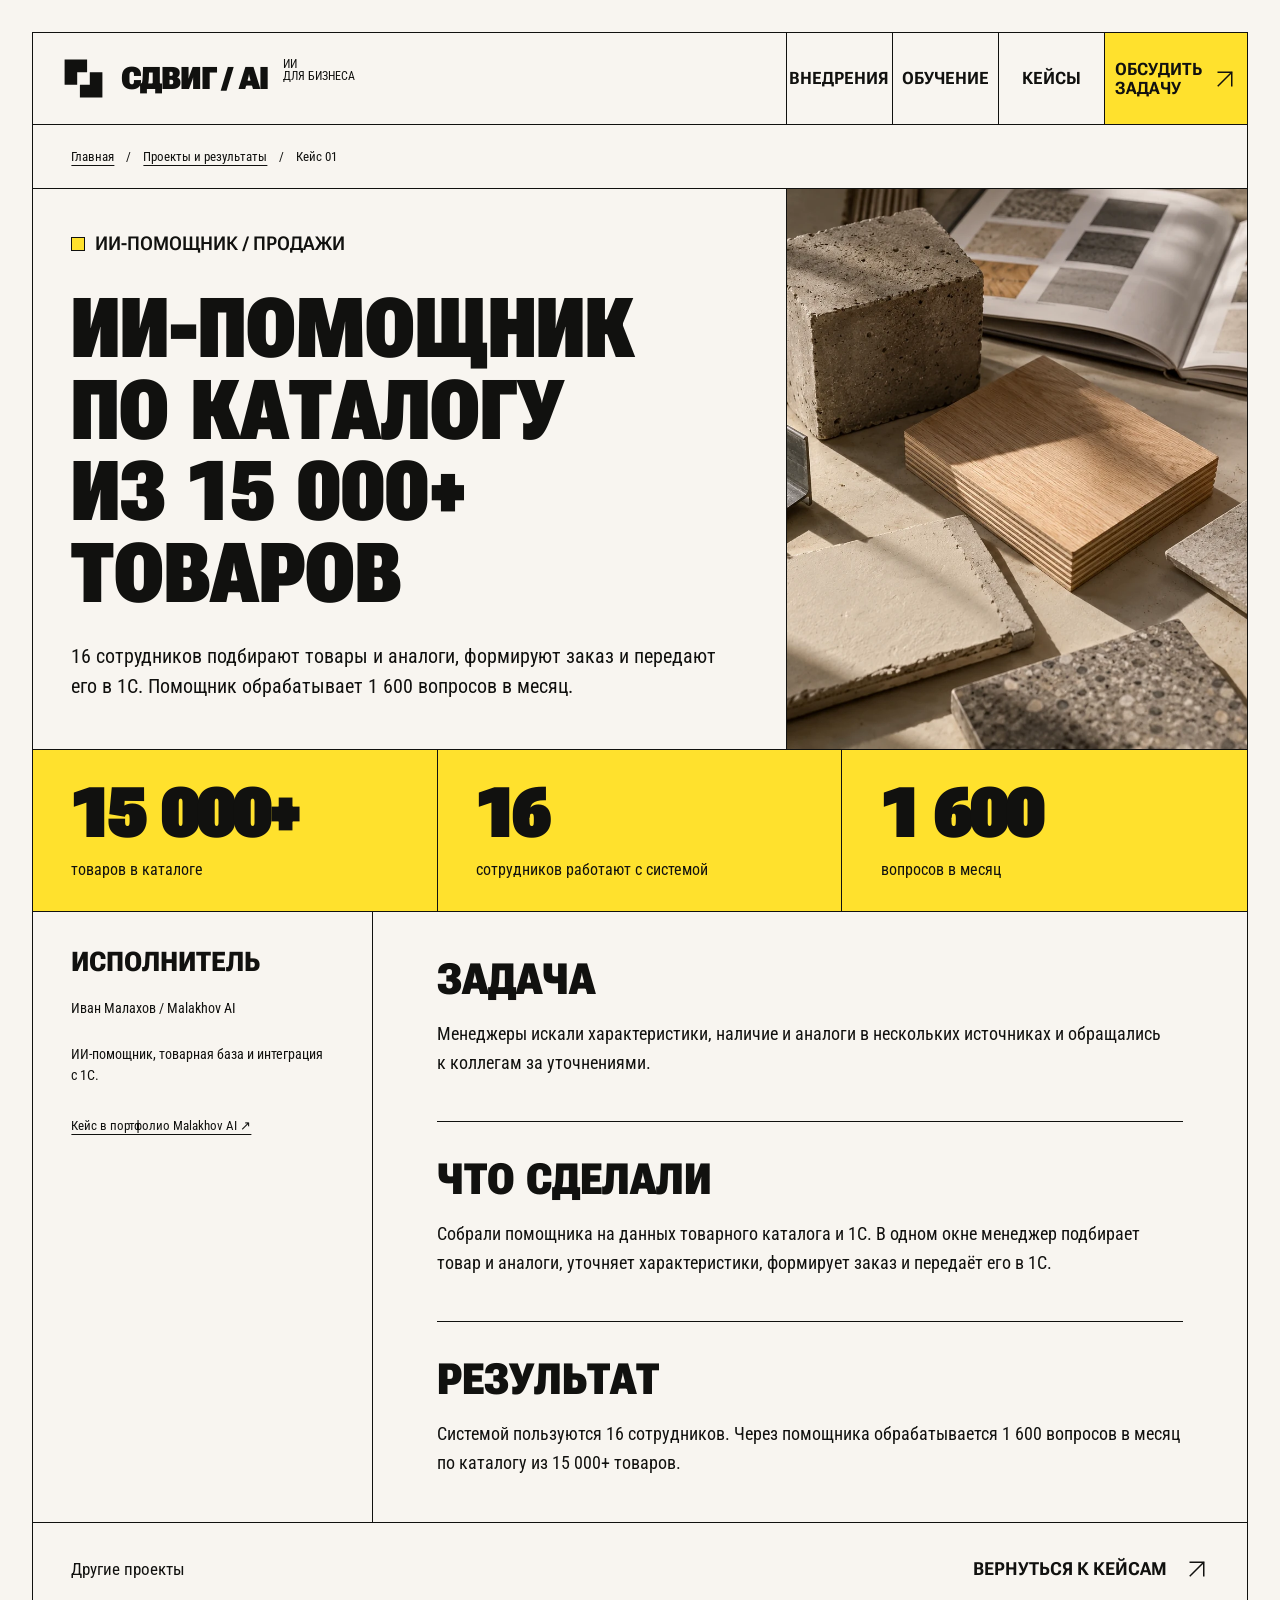
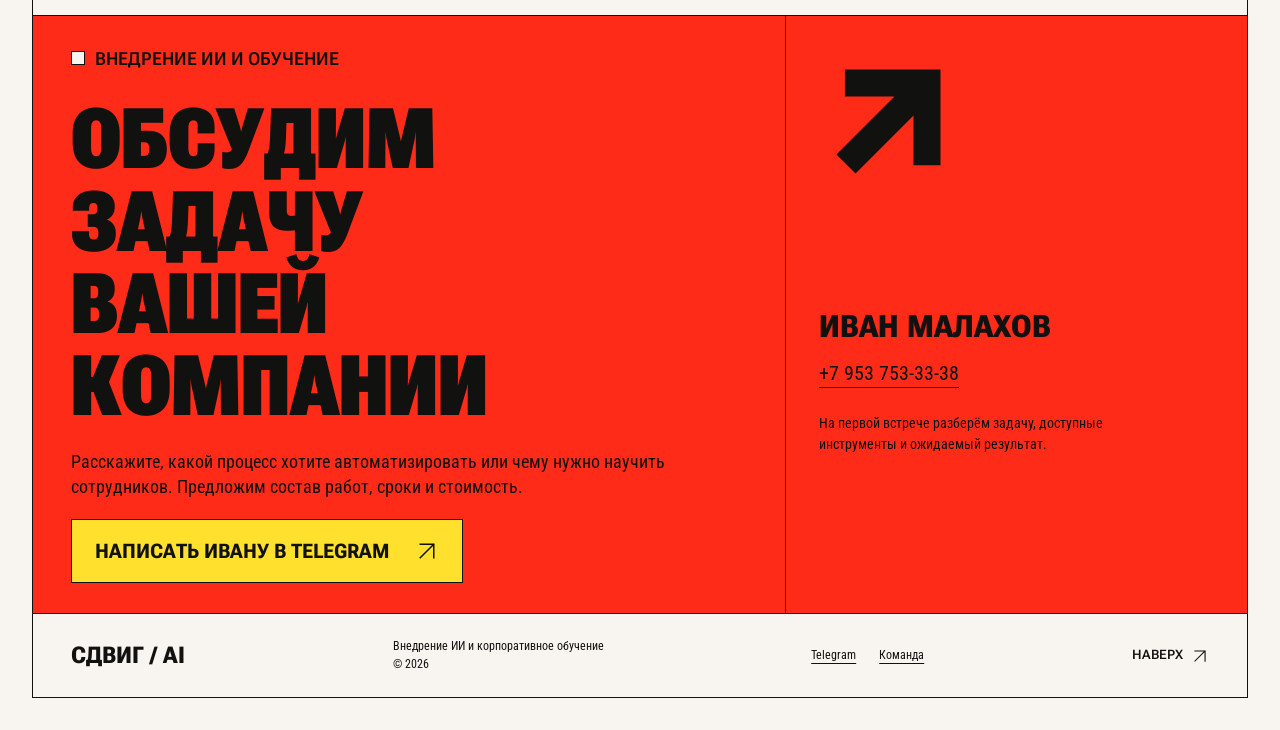
<file: cases/knowledge/index.html>
<!doctype html>
<html lang="ru">
<head>
<meta charset="utf-8">
<meta name="viewport" content="width=device-width, initial-scale=1">
<meta name="theme-color" content="#f8f5f0">
<title>ИИ-помощник по каталогу из 15 000+ товаров — СДВИГ / AI</title>
<meta name="description" content="16 сотрудников подбирают товары и аналоги, формируют заказ и передают его в 1С. Помощник обрабатывает 1 600 вопросов в месяц.">
<meta property="og:type" content="website">
<meta property="og:locale" content="ru_RU">
<meta property="og:site_name" content="СДВИГ / AI">
<meta property="og:title" content="ИИ-помощник по каталогу из 15 000+ товаров">
<meta property="og:description" content="16 сотрудников подбирают товары и аналоги, формируют заказ и передают его в 1С. Помощник обрабатывает 1 600 вопросов в месяц.">
<meta property="og:image" content="https://cryptodopamine51.github.io/sdvig-ai/assets/knowledge-editorial.webp">
<meta property="og:url" content="https://cryptodopamine51.github.io/sdvig-ai/cases/knowledge/">
<link rel="canonical" href="https://cryptodopamine51.github.io/sdvig-ai/cases/knowledge/">
<meta name="twitter:card" content="summary_large_image">
<link rel="icon" type="image/svg+xml" href="../../favicon.svg">
<link rel="preload" href="../../assets/roboto-flex.woff2" as="font" type="font/woff2" crossorigin>
<link rel="stylesheet" href="../../styles.css?v=20261011-15">
<script src="../../script.js?v=20261011-15" defer></script>
<noscript><style>@media(max-width:950px){.site-header{grid-template-columns:1fr}.menu-toggle{display:none}.site-nav{display:grid;position:static;border-top:var(--line)}}</style></noscript>
<script type="application/ld+json">{"@context": "https://schema.org", "@type": "Organization", "name": "СДВИГ / AI", "url": "https://cryptodopamine51.github.io/sdvig-ai/", "description": "Внедряем ИИ-помощников и автоматизацию для продаж, маркетинга и управления. Обучаем сотрудников на задачах компании: практика, шаблоны и сопровождение.", "sameAs": ["https://t.me/iddopamine"], "contactPoint": {"@type": "ContactPoint", "telephone": "+7-953-753-33-38", "contactType": "Внедрение ИИ и корпоративное обучение", "availableLanguage": "Russian"}}</script>
</head>
<body>
<a class="skip-link" href="#main">Перейти к&nbsp;содержанию</a>
<div class="site-shell">
<header class="site-header" id="top">
<a href="../../" class="brand" aria-label="СДВИГ / AI — главная"><svg class="brand-mark" viewBox="0 0 50 50" aria-hidden="true"><path d="M4 4h25v14H18v14H4V4ZM46 46H21V32h11V18h14v28Z" fill="currentColor"/></svg><span>СДВИГ / AI</span><small>ИИ <br>ДЛЯ&nbsp;БИЗНЕСА</small></a>
<button type="button" class="menu-toggle" aria-expanded="false" aria-controls="site-nav" aria-label="Открыть меню"><span class="menu-label">Меню</span><svg class="menu-close" viewBox="0 0 32 32" fill="none" aria-hidden="true" focusable="false"><path d="m8 8 16 16M24 8 8 24" stroke="currentColor" stroke-width="2" stroke-linecap="square"/></svg></button>
<nav class="site-nav" id="site-nav" aria-label="Основная навигация"><a href="../../index.html#implementation">Внедрения</a><a href="../../index.html#training">Обучение</a><a href="../../index.html#cases">Кейсы</a><a href="../../index.html#contact" class="nav-contact"><span>Обсудить <br>задачу</span><svg class="arrow" viewBox="0 0 32 32" fill="none" aria-hidden="true"><path d="M7 25 25 7M7 7h18v18" stroke="currentColor" stroke-width="2" stroke-linecap="square"/></svg></a></nav>
</header>
<main id="main">
<nav class="breadcrumb" aria-label="Хлебные крошки"><a href="../../">Главная</a><span>/</span><a href="../../index.html#cases">Проекты и&nbsp;результаты</a><span>/</span><span>Кейс 01</span></nav>
<section class="case-hero"><div class="case-hero-copy"><p class="eyebrow">ИИ-помощник / Продажи</p><h1 class="display">ИИ-помощник по&nbsp;каталогу из&nbsp;15&nbsp;000+ товаров</h1><p class="lead">16 сотрудников подбирают товары и&nbsp;аналоги, формируют заказ и&nbsp;передают его в&nbsp;1С. Помощник обрабатывает 1&nbsp;600 вопросов в&nbsp;месяц.</p></div><div class="case-hero-visual"><img src="../../assets/knowledge-editorial.webp" width="1396" height="1024" loading="lazy" alt="Рабочий стол с образцами строительных материалов и каталогом"></div></section>
<div class="case-metrics">
<div class="case-metric"><strong>15&nbsp;000+</strong> <span>товаров в&nbsp;каталоге</span></div>
<div class="case-metric"><strong>16</strong> <span>сотрудников работают с&nbsp;системой</span></div>
<div class="case-metric"><strong>1&nbsp;600</strong> <span>вопросов в&nbsp;месяц</span></div>
</div><div class="case-article"><aside class="case-aside"><h2>Исполнитель</h2><p>Иван Малахов / Malakhov AI</p><p>ИИ-помощник, товарная база и&nbsp;интеграция с&nbsp;1С.</p><a class="source-link" href="https://portfolio.malakhovai.ru/solutions/company-knowledge/" target="_blank" rel="noopener noreferrer">Кейс в&nbsp;портфолио Malakhov AI ↗</a></aside><article class="case-body">
<section><h2>Задача</h2><p>Менеджеры искали характеристики, наличие и&nbsp;аналоги в&nbsp;нескольких источниках и&nbsp;обращались к&nbsp;коллегам за&nbsp;уточнениями.</p></section>
<section><h2>Что сделали</h2><p>Собрали помощника на&nbsp;данных товарного каталога и&nbsp;1С. В&nbsp;одном окне менеджер подбирает товар и&nbsp;аналоги, уточняет характеристики, формирует заказ и&nbsp;передаёт его в&nbsp;1С.</p></section>
<section><h2>Результат</h2><p>Системой пользуются 16 сотрудников. Через&nbsp;помощника обрабатывается 1&nbsp;600 вопросов в&nbsp;месяц по&nbsp;каталогу из&nbsp;15&nbsp;000+ товаров.</p></section>
</article></div>
<div class="case-next"><p>Другие проекты</p><a class="text-link" href="../../index.html#cases">Вернуться к&nbsp;кейсам<svg class="arrow" viewBox="0 0 32 32" fill="none" aria-hidden="true"><path d="M7 25 25 7M7 7h18v18" stroke="currentColor" stroke-width="2" stroke-linecap="square"/></svg></a></div>
<section class="contact section" id="contact" aria-labelledby="contact-title">
<div class="contact-main">
<p class="eyebrow">Внедрение ИИ и&nbsp;обучение</p>
<h2 class="section-heading display" id="contact-title">Обсудим задачу <br>вашей компании</h2>
<p>Расскажите, какой процесс хотите автоматизировать или&nbsp;чему нужно научить сотрудников. Предложим состав работ, сроки и&nbsp;стоимость.</p>
<a class="button yellow" href="https://t.me/iddopamine" target="_blank" rel="noopener noreferrer">Написать Ивану в&nbsp;Telegram<svg class="arrow" viewBox="0 0 32 32" fill="none" aria-hidden="true"><path d="M7 25 25 7M7 7h18v18" stroke="currentColor" stroke-width="2" stroke-linecap="square"/></svg></a>
</div>
<div class="contact-aside"><div class="contact-sign"><svg viewBox="0 0 120 120" fill="none" aria-hidden="true"><path d="m24 96 72-72M23 24h73v73" stroke="currentColor" stroke-width="24" stroke-linejoin="miter"/></svg></div><div>
<p class="contact-person">Иван Малахов</p><a class="contact-phone" href="tel:+79537533338">+7&nbsp;953&nbsp;753-33-38</a>
<p class="contact-note">На&nbsp;первой встрече разберём задачу, доступные инструменты и&nbsp;ожидаемый результат.</p>
</div></div>
</section>
</main>
<footer class="site-footer">
<a class="footer-brand" href="../../">СДВИГ / AI</a><span>Внедрение ИИ и&nbsp;корпоративное обучение<br>© 2026</span>
<div class="footer-links"><a href="https://t.me/iddopamine" target="_blank" rel="noopener noreferrer">Telegram</a><a href="../../index.html#team">Команда</a></div>
<a href="#top" class="back-to-top">Наверх<svg class="arrow" viewBox="0 0 32 32" fill="none" aria-hidden="true"><path d="M7 25 25 7M7 7h18v18" stroke="currentColor" stroke-width="2" stroke-linecap="square"/></svg></a>
</footer>
</div>
</body>
</html>
</file>
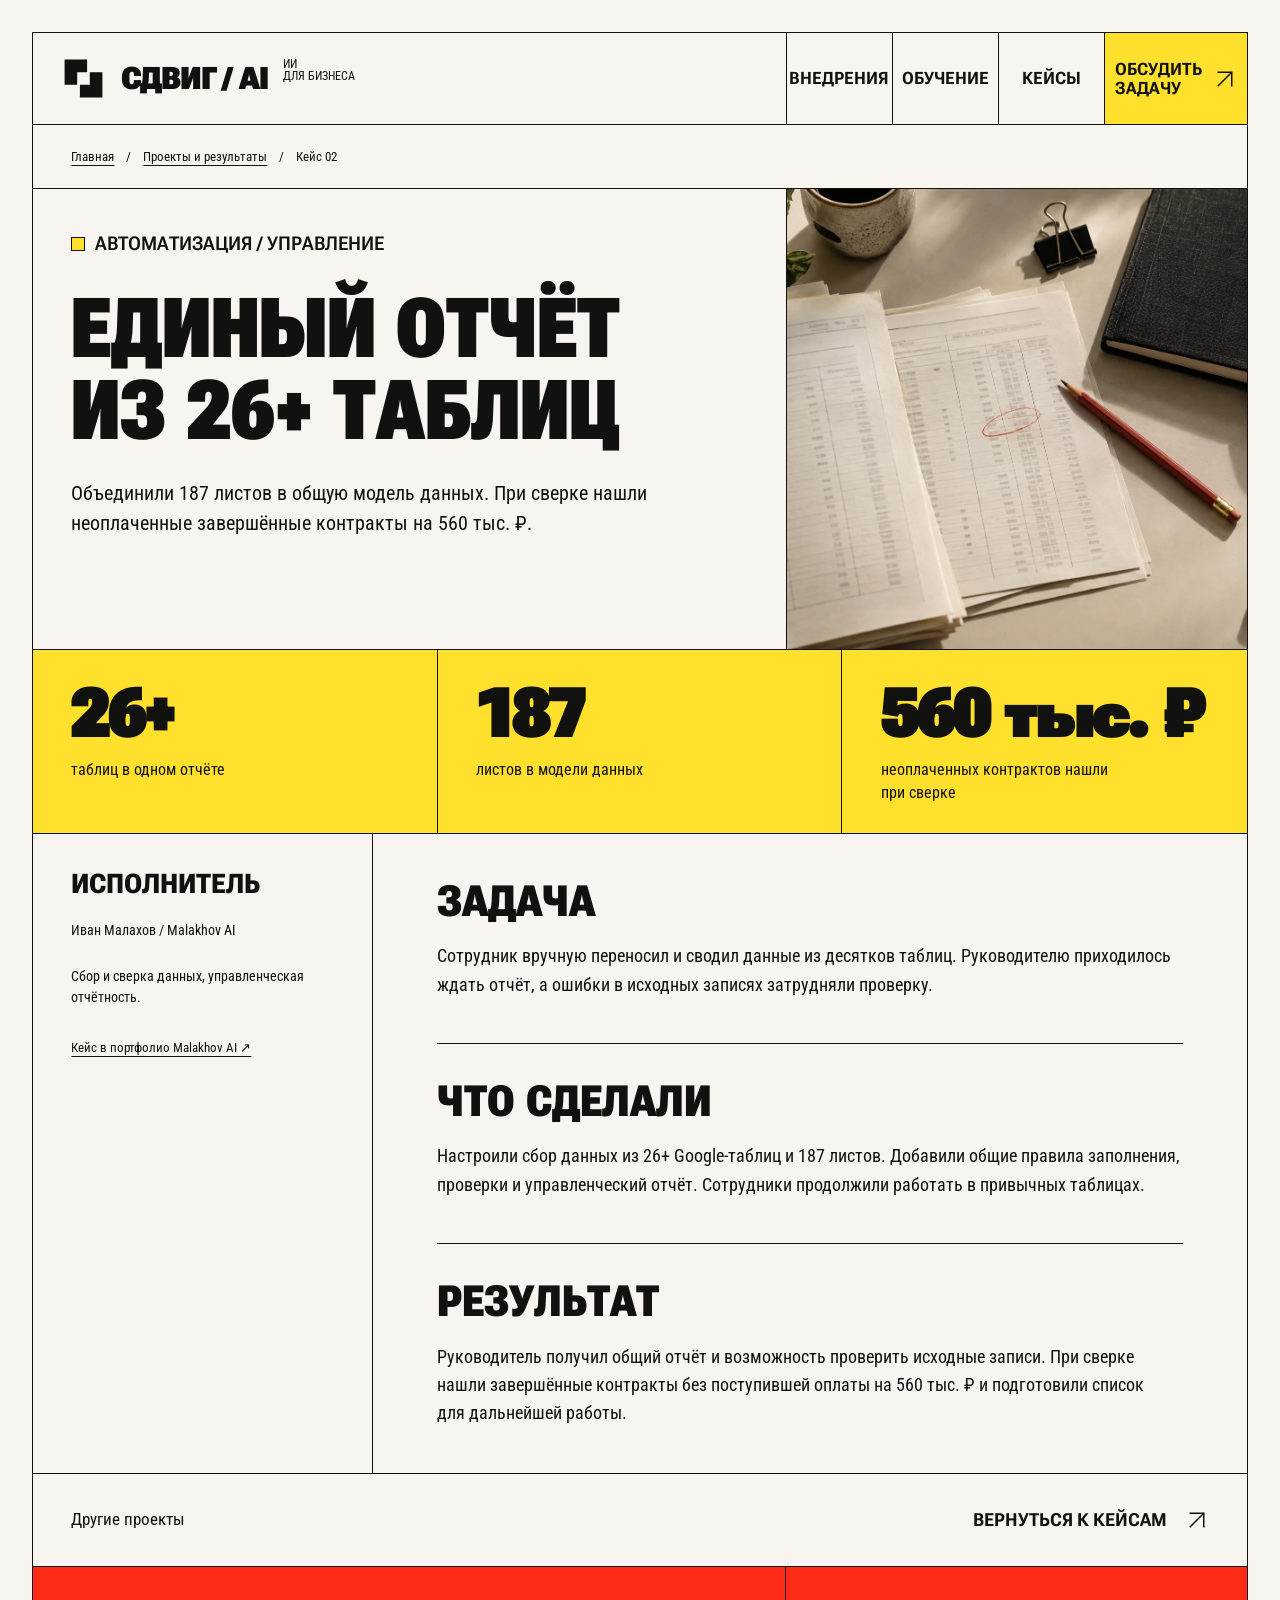
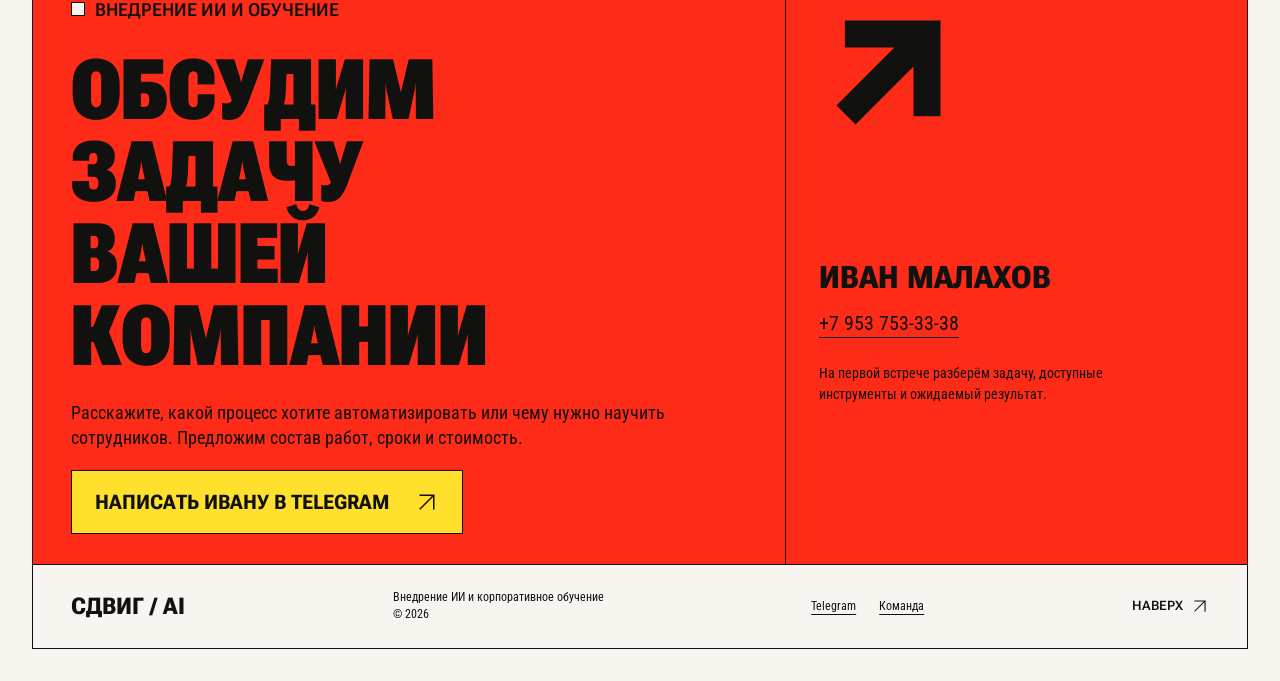
<file: cases/revenue-control/index.html>
<!doctype html>
<html lang="ru">
<head>
<meta charset="utf-8">
<meta name="viewport" content="width=device-width, initial-scale=1">
<meta name="theme-color" content="#f8f5f0">
<title>Единый отчёт из 26+ таблиц — СДВИГ / AI</title>
<meta name="description" content="Объединили 187 листов в общую модель данных. При сверке нашли неоплаченные завершённые контракты на 560 тыс. ₽.">
<meta property="og:type" content="website">
<meta property="og:locale" content="ru_RU">
<meta property="og:site_name" content="СДВИГ / AI">
<meta property="og:title" content="Единый отчёт из 26+ таблиц">
<meta property="og:description" content="Объединили 187 листов в общую модель данных. При сверке нашли неоплаченные завершённые контракты на 560 тыс. ₽.">
<meta property="og:image" content="https://cryptodopamine51.github.io/sdvig-ai/assets/revenue-editorial.webp">
<meta property="og:url" content="https://cryptodopamine51.github.io/sdvig-ai/cases/revenue-control/">
<link rel="canonical" href="https://cryptodopamine51.github.io/sdvig-ai/cases/revenue-control/">
<meta name="twitter:card" content="summary_large_image">
<link rel="icon" type="image/svg+xml" href="../../favicon.svg">
<link rel="preload" href="../../assets/roboto-flex.woff2" as="font" type="font/woff2" crossorigin>
<link rel="stylesheet" href="../../styles.css?v=20261011-15">
<script src="../../script.js?v=20261011-15" defer></script>
<noscript><style>@media(max-width:950px){.site-header{grid-template-columns:1fr}.menu-toggle{display:none}.site-nav{display:grid;position:static;border-top:var(--line)}}</style></noscript>
<script type="application/ld+json">{"@context": "https://schema.org", "@type": "Organization", "name": "СДВИГ / AI", "url": "https://cryptodopamine51.github.io/sdvig-ai/", "description": "Внедряем ИИ-помощников и автоматизацию для продаж, маркетинга и управления. Обучаем сотрудников на задачах компании: практика, шаблоны и сопровождение.", "sameAs": ["https://t.me/iddopamine"], "contactPoint": {"@type": "ContactPoint", "telephone": "+7-953-753-33-38", "contactType": "Внедрение ИИ и корпоративное обучение", "availableLanguage": "Russian"}}</script>
</head>
<body>
<a class="skip-link" href="#main">Перейти к&nbsp;содержанию</a>
<div class="site-shell">
<header class="site-header" id="top">
<a href="../../" class="brand" aria-label="СДВИГ / AI — главная"><svg class="brand-mark" viewBox="0 0 50 50" aria-hidden="true"><path d="M4 4h25v14H18v14H4V4ZM46 46H21V32h11V18h14v28Z" fill="currentColor"/></svg><span>СДВИГ / AI</span><small>ИИ <br>ДЛЯ&nbsp;БИЗНЕСА</small></a>
<button type="button" class="menu-toggle" aria-expanded="false" aria-controls="site-nav" aria-label="Открыть меню"><span class="menu-label">Меню</span><svg class="menu-close" viewBox="0 0 32 32" fill="none" aria-hidden="true" focusable="false"><path d="m8 8 16 16M24 8 8 24" stroke="currentColor" stroke-width="2" stroke-linecap="square"/></svg></button>
<nav class="site-nav" id="site-nav" aria-label="Основная навигация"><a href="../../index.html#implementation">Внедрения</a><a href="../../index.html#training">Обучение</a><a href="../../index.html#cases">Кейсы</a><a href="../../index.html#contact" class="nav-contact"><span>Обсудить <br>задачу</span><svg class="arrow" viewBox="0 0 32 32" fill="none" aria-hidden="true"><path d="M7 25 25 7M7 7h18v18" stroke="currentColor" stroke-width="2" stroke-linecap="square"/></svg></a></nav>
</header>
<main id="main">
<nav class="breadcrumb" aria-label="Хлебные крошки"><a href="../../">Главная</a><span>/</span><a href="../../index.html#cases">Проекты и&nbsp;результаты</a><span>/</span><span>Кейс 02</span></nav>
<section class="case-hero"><div class="case-hero-copy"><p class="eyebrow">Автоматизация / Управление</p><h1 class="display">Единый отчёт из&nbsp;26+ таблиц</h1><p class="lead">Объединили 187 листов в&nbsp;общую модель данных. При&nbsp;сверке нашли неоплаченные завершённые контракты на&nbsp;560 тыс.&nbsp;₽.</p></div><div class="case-hero-visual"><img src="../../assets/revenue-editorial.webp" width="1396" height="1024" loading="lazy" alt="Документы и таблицы для сверки данных на рабочем столе"></div></section>
<div class="case-metrics">
<div class="case-metric"><strong>26+</strong> <span>таблиц в&nbsp;одном отчёте</span></div>
<div class="case-metric"><strong>187</strong> <span>листов в&nbsp;модели данных</span></div>
<div class="case-metric"><strong>560 тыс.&nbsp;₽</strong> <span>неоплаченных контрактов нашли при&nbsp;сверке</span></div>
</div><div class="case-article"><aside class="case-aside"><h2>Исполнитель</h2><p>Иван Малахов / Malakhov AI</p><p>Сбор и&nbsp;сверка данных, управленческая отчётность.</p><a class="source-link" href="https://portfolio.malakhovai.ru/projects/google-sheets-reporting/" target="_blank" rel="noopener noreferrer">Кейс в&nbsp;портфолио Malakhov AI ↗</a></aside><article class="case-body">
<section><h2>Задача</h2><p>Сотрудник вручную переносил и&nbsp;сводил данные из&nbsp;десятков таблиц. Руководителю приходилось ждать отчёт, а&nbsp;ошибки в&nbsp;исходных записях затрудняли проверку.</p></section>
<section><h2>Что сделали</h2><p>Настроили сбор данных из&nbsp;26+ Google-таблиц и&nbsp;187 листов. Добавили общие правила заполнения, проверки и&nbsp;управленческий отчёт. Сотрудники продолжили работать в&nbsp;привычных таблицах.</p></section>
<section><h2>Результат</h2><p>Руководитель получил общий отчёт и&nbsp;возможность проверить исходные записи. При&nbsp;сверке нашли завершённые контракты без&nbsp;поступившей оплаты на&nbsp;560 тыс.&nbsp;₽ и&nbsp;подготовили список для&nbsp;дальнейшей работы.</p></section>
</article></div>
<div class="case-next"><p>Другие проекты</p><a class="text-link" href="../../index.html#cases">Вернуться к&nbsp;кейсам<svg class="arrow" viewBox="0 0 32 32" fill="none" aria-hidden="true"><path d="M7 25 25 7M7 7h18v18" stroke="currentColor" stroke-width="2" stroke-linecap="square"/></svg></a></div>
<section class="contact section" id="contact" aria-labelledby="contact-title">
<div class="contact-main">
<p class="eyebrow">Внедрение ИИ и&nbsp;обучение</p>
<h2 class="section-heading display" id="contact-title">Обсудим задачу <br>вашей компании</h2>
<p>Расскажите, какой процесс хотите автоматизировать или&nbsp;чему нужно научить сотрудников. Предложим состав работ, сроки и&nbsp;стоимость.</p>
<a class="button yellow" href="https://t.me/iddopamine" target="_blank" rel="noopener noreferrer">Написать Ивану в&nbsp;Telegram<svg class="arrow" viewBox="0 0 32 32" fill="none" aria-hidden="true"><path d="M7 25 25 7M7 7h18v18" stroke="currentColor" stroke-width="2" stroke-linecap="square"/></svg></a>
</div>
<div class="contact-aside"><div class="contact-sign"><svg viewBox="0 0 120 120" fill="none" aria-hidden="true"><path d="m24 96 72-72M23 24h73v73" stroke="currentColor" stroke-width="24" stroke-linejoin="miter"/></svg></div><div>
<p class="contact-person">Иван Малахов</p><a class="contact-phone" href="tel:+79537533338">+7&nbsp;953&nbsp;753-33-38</a>
<p class="contact-note">На&nbsp;первой встрече разберём задачу, доступные инструменты и&nbsp;ожидаемый результат.</p>
</div></div>
</section>
</main>
<footer class="site-footer">
<a class="footer-brand" href="../../">СДВИГ / AI</a><span>Внедрение ИИ и&nbsp;корпоративное обучение<br>© 2026</span>
<div class="footer-links"><a href="https://t.me/iddopamine" target="_blank" rel="noopener noreferrer">Telegram</a><a href="../../index.html#team">Команда</a></div>
<a href="#top" class="back-to-top">Наверх<svg class="arrow" viewBox="0 0 32 32" fill="none" aria-hidden="true"><path d="M7 25 25 7M7 7h18v18" stroke="currentColor" stroke-width="2" stroke-linecap="square"/></svg></a>
</footer>
</div>
</body>
</html>
</file>
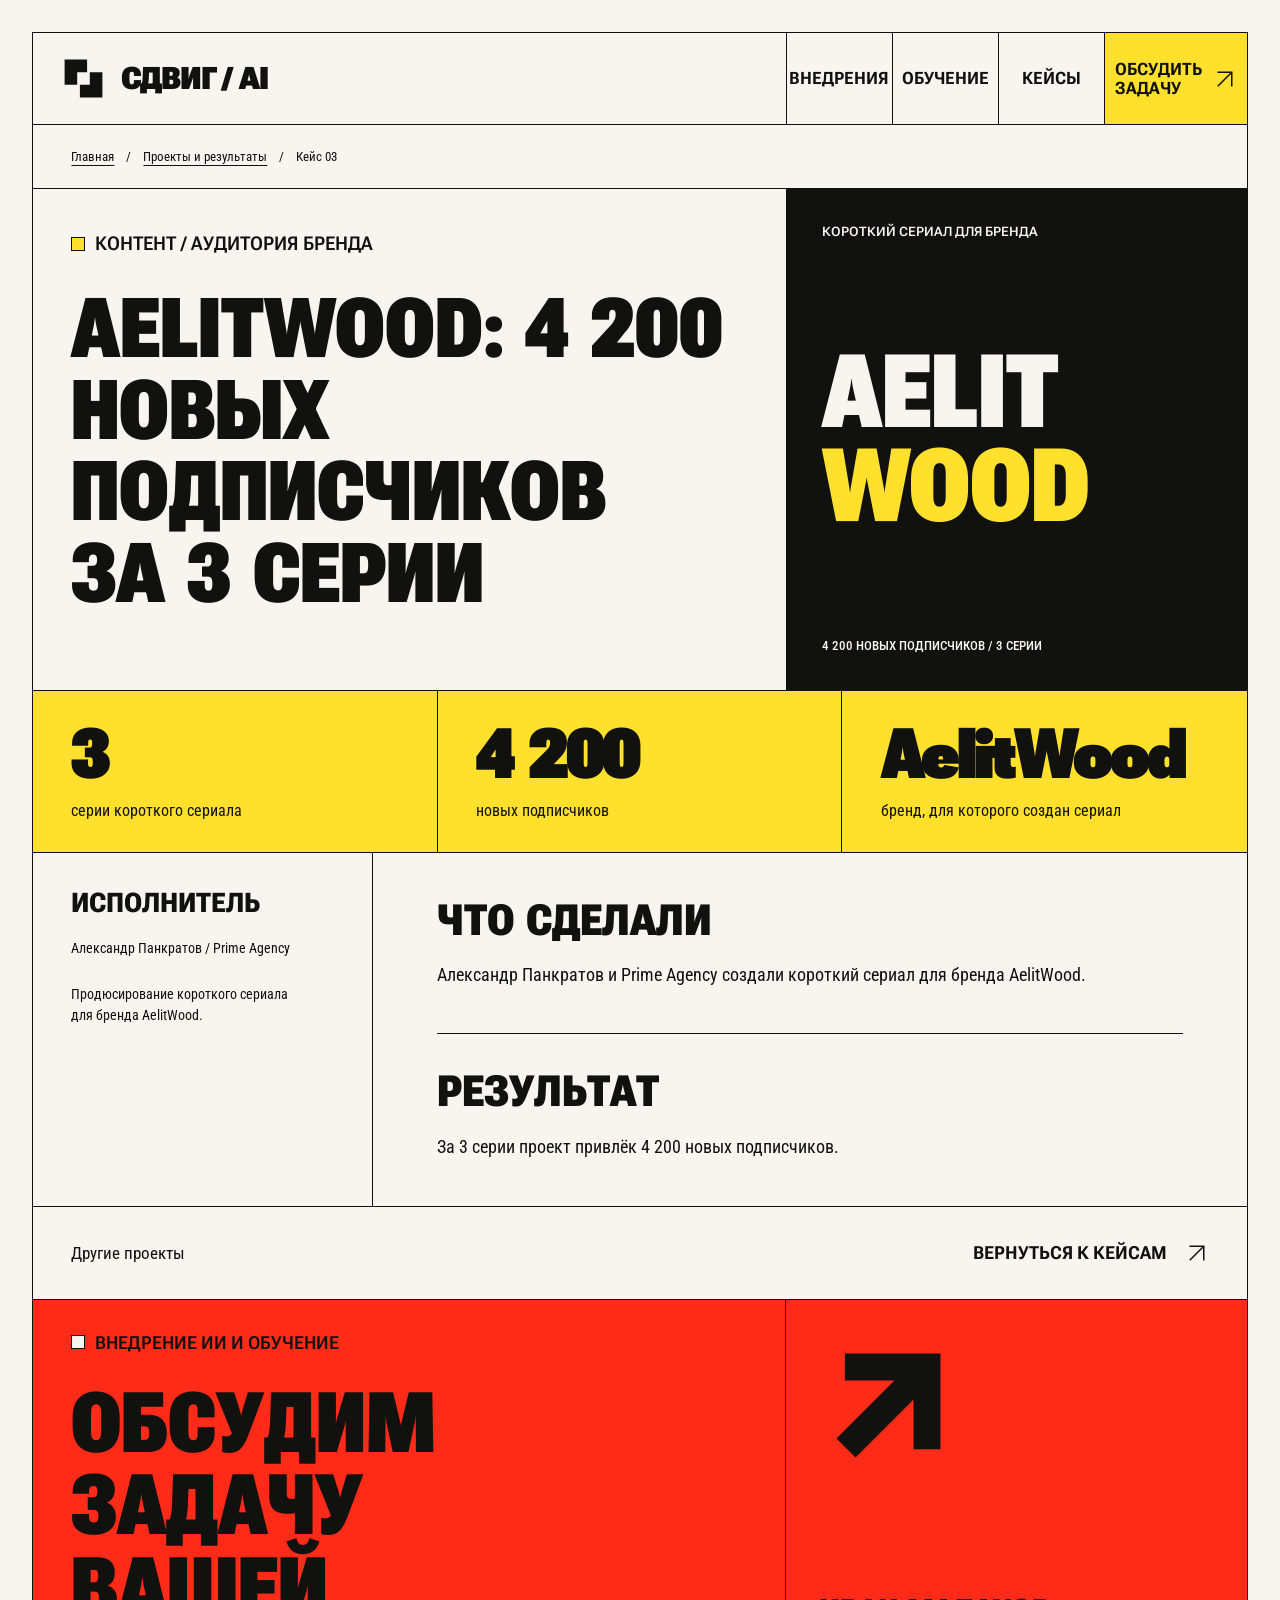
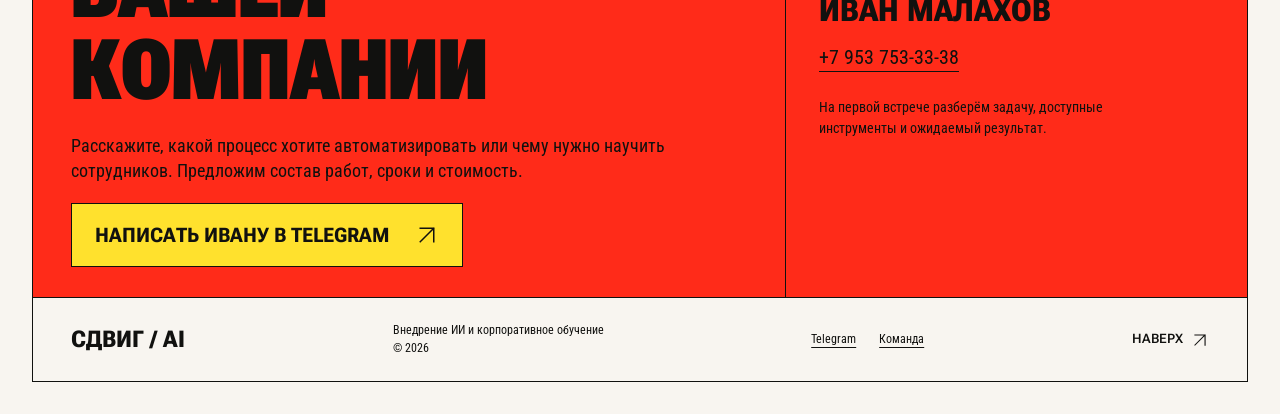
<file: v2/cases/aelitwood/index.html>
<!doctype html>
<html lang="ru">
<head>
<meta charset="utf-8">
<meta name="viewport" content="width=device-width, initial-scale=1">
<meta name="theme-color" content="#f8f5f0">
<title>AelitWood: 4 200 новых подписчиков за 3 серии — СДВИГ / AI</title>
<meta name="description" content="Короткий сериал для бренда AelitWood привлёк 4 200 новых подписчиков за 3 серии.">
<meta property="og:type" content="website">
<meta property="og:locale" content="ru_RU">
<meta property="og:site_name" content="СДВИГ / AI">
<meta property="og:title" content="AelitWood: 4 200 новых подписчиков за 3 серии">
<meta property="og:description" content="Короткий сериал для бренда AelitWood привлёк 4 200 новых подписчиков за 3 серии.">
<meta property="og:image" content="https://cryptodopamine51.github.io/sdvig-ai/assets/workshop.webp">
<meta property="og:url" content="https://cryptodopamine51.github.io/sdvig-ai/v2/cases/aelitwood/">
<link rel="canonical" href="https://cryptodopamine51.github.io/sdvig-ai/v2/cases/aelitwood/">
<meta name="twitter:card" content="summary_large_image">
<link rel="icon" type="image/svg+xml" href="../../../favicon.svg">
<link rel="preload" href="../../../assets/roboto-flex.woff2" as="font" type="font/woff2" crossorigin>
<link rel="stylesheet" href="../../styles.css?v=20261011-v2-refined1">
<script src="../../script.js?v=20261011-v2-refined1" defer></script>
<noscript><style>@media(max-width:950px){.site-header{grid-template-columns:1fr}.menu-toggle{display:none}.site-nav{display:grid;position:static;border-top:var(--line)}}</style></noscript>
<script type="application/ld+json">{"@context": "https://schema.org", "@type": "Organization", "name": "СДВИГ / AI", "url": "https://cryptodopamine51.github.io/sdvig-ai/v2/", "description": "Внедряем ИИ-помощников и автоматизацию для продаж, маркетинга и управления. Обучаем сотрудников на задачах компании: практика, шаблоны и сопровождение.", "sameAs": ["https://t.me/iddopamine"], "contactPoint": {"@type": "ContactPoint", "telephone": "+7-953-753-33-38", "contactType": "Внедрение ИИ и корпоративное обучение", "availableLanguage": "Russian"}}</script>
</head>
<body>
<a class="skip-link" href="#main">Перейти к&nbsp;содержанию</a>
<div class="site-shell">
<header class="site-header" id="top">
<a href="../../" class="brand" aria-label="СДВИГ / AI — главная"><svg class="brand-mark" viewBox="0 0 50 50" aria-hidden="true"><path d="M4 4h25v14H18v14H4V4ZM46 46H21V32h11V18h14v28Z" fill="currentColor"/></svg><span>СДВИГ / AI</span></a>
<button type="button" class="menu-toggle" aria-expanded="false" aria-controls="site-nav" aria-label="Открыть меню"><span class="menu-label">Меню</span><svg class="menu-close" viewBox="0 0 32 32" fill="none" aria-hidden="true" focusable="false"><path d="m8 8 16 16M24 8 8 24" stroke="currentColor" stroke-width="2" stroke-linecap="square"/></svg></button>
<nav class="site-nav" id="site-nav" aria-label="Основная навигация"><a href="../../index.html#implementation">Внедрения</a><a href="../../index.html#training">Обучение</a><a href="../../index.html#cases">Кейсы</a><a href="../../index.html#contact" class="nav-contact"><span>Обсудить <br>задачу</span><svg class="arrow" viewBox="0 0 32 32" fill="none" aria-hidden="true"><path d="M7 25 25 7M7 7h18v18" stroke="currentColor" stroke-width="2" stroke-linecap="square"/></svg></a></nav>
</header>
<main id="main">
<nav class="breadcrumb" aria-label="Хлебные крошки"><a href="../../">Главная</a><span>/</span><a href="../../index.html#cases">Проекты и&nbsp;результаты</a><span>/</span><span>Кейс 03</span></nav>
<section class="case-hero"><div class="case-hero-copy"><p class="eyebrow">Контент / Аудитория бренда</p><h1 class="display">AelitWood: 4&nbsp;200 новых подписчиков за&nbsp;3&nbsp;серии</h1></div><div class="case-hero-visual"><div class="content-art aelitwood-art" aria-label="AelitWood: 4 200 новых подписчиков за 3 серии"><span class="art-label">Короткий сериал для&nbsp;бренда</span><span class="art-title display">AELIT<br><em>WOOD</em></span><span class="art-footer">4&nbsp;200 НОВЫХ ПОДПИСЧИКОВ / 3 СЕРИИ</span></div></div></section>
<div class="case-metrics">
<div class="case-metric"><strong>3</strong> <span>серии короткого сериала</span></div>
<div class="case-metric"><strong>4&nbsp;200</strong> <span>новых подписчиков</span></div>
<div class="case-metric"><strong>AelitWood</strong> <span>бренд, для&nbsp;которого создан сериал</span></div>
</div><div class="case-article"><aside class="case-aside"><h2>Исполнитель</h2><p>Александр Панкратов / Prime Agency</p><p>Продюсирование короткого сериала для&nbsp;бренда AelitWood.</p></aside><article class="case-body">
<section><h2>Что сделали</h2><p>Александр Панкратов и&nbsp;Prime Agency создали короткий сериал для&nbsp;бренда AelitWood.</p></section>
<section><h2>Результат</h2><p>За&nbsp;3&nbsp;серии проект привлёк 4&nbsp;200 новых подписчиков.</p></section>
</article></div>
<div class="case-next"><p>Другие проекты</p><a class="text-link" href="../../index.html#cases">Вернуться к&nbsp;кейсам<svg class="arrow" viewBox="0 0 32 32" fill="none" aria-hidden="true"><path d="M7 25 25 7M7 7h18v18" stroke="currentColor" stroke-width="2" stroke-linecap="square"/></svg></a></div>
<section class="contact section" id="contact" aria-labelledby="contact-title">
<div class="contact-main">
<p class="eyebrow">Внедрение ИИ и&nbsp;обучение</p>
<h2 class="section-heading display" id="contact-title">Обсудим задачу <br>вашей компании</h2>
<p>Расскажите, какой процесс хотите автоматизировать или&nbsp;чему нужно научить сотрудников. Предложим состав работ, сроки и&nbsp;стоимость.</p>
<a class="button yellow" href="https://t.me/iddopamine" target="_blank" rel="noopener noreferrer">Написать Ивану в&nbsp;Telegram<svg class="arrow" viewBox="0 0 32 32" fill="none" aria-hidden="true"><path d="M7 25 25 7M7 7h18v18" stroke="currentColor" stroke-width="2" stroke-linecap="square"/></svg></a>
</div>
<div class="contact-aside"><div class="contact-sign"><svg viewBox="0 0 120 120" fill="none" aria-hidden="true"><path d="m24 96 72-72M23 24h73v73" stroke="currentColor" stroke-width="24" stroke-linejoin="miter"/></svg></div><div>
<p class="contact-person">Иван Малахов</p><a class="contact-phone" href="tel:+79537533338">+7&nbsp;953&nbsp;753-33-38</a>
<p class="contact-note">На&nbsp;первой встрече разберём задачу, доступные инструменты и&nbsp;ожидаемый результат.</p>
</div></div>
</section>
</main>
<footer class="site-footer">
<a class="footer-brand" href="../../">СДВИГ / AI</a><span>Внедрение ИИ и&nbsp;корпоративное обучение<br>© 2026</span>
<div class="footer-links"><a href="https://t.me/iddopamine" target="_blank" rel="noopener noreferrer">Telegram</a><a href="../../index.html#team">Команда</a></div>
<a href="#top" class="back-to-top">Наверх<svg class="arrow" viewBox="0 0 32 32" fill="none" aria-hidden="true"><path d="M7 25 25 7M7 7h18v18" stroke="currentColor" stroke-width="2" stroke-linecap="square"/></svg></a>
</footer>
</div>
</body>
</html>
</file>
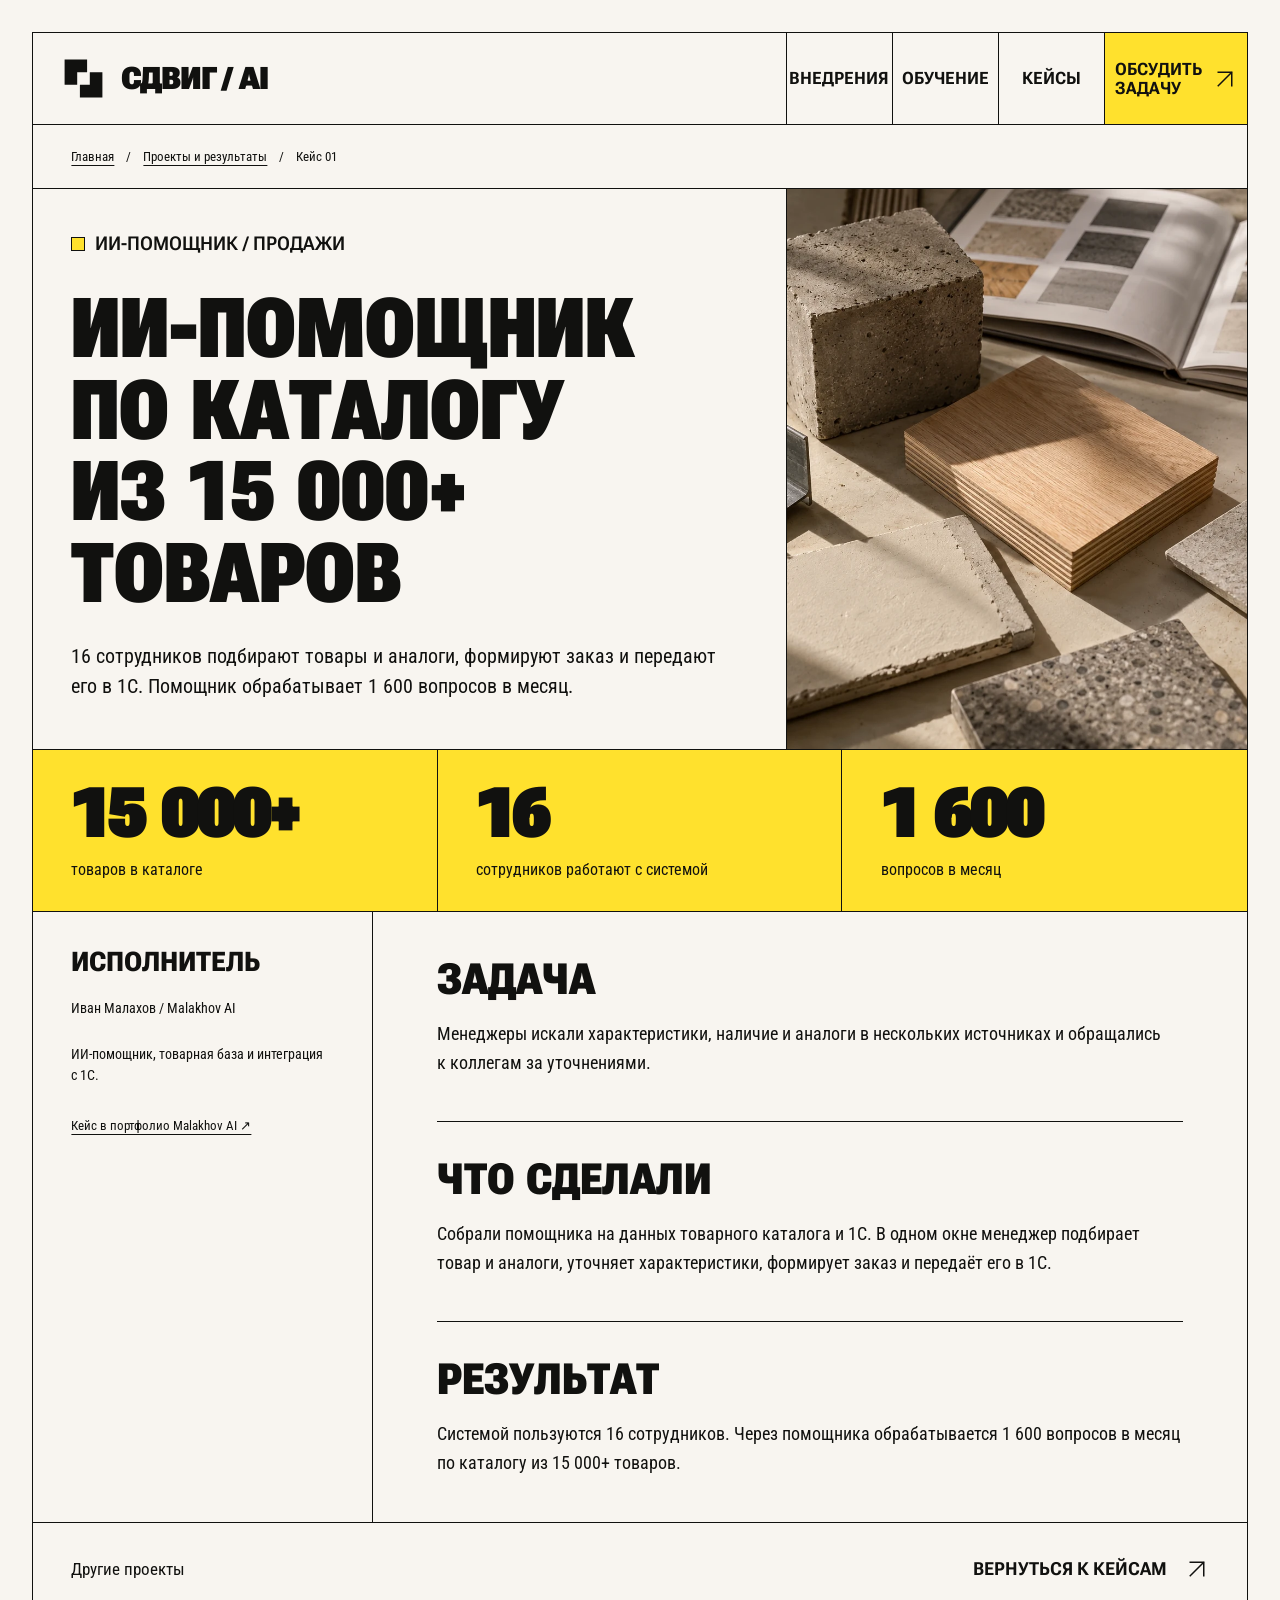
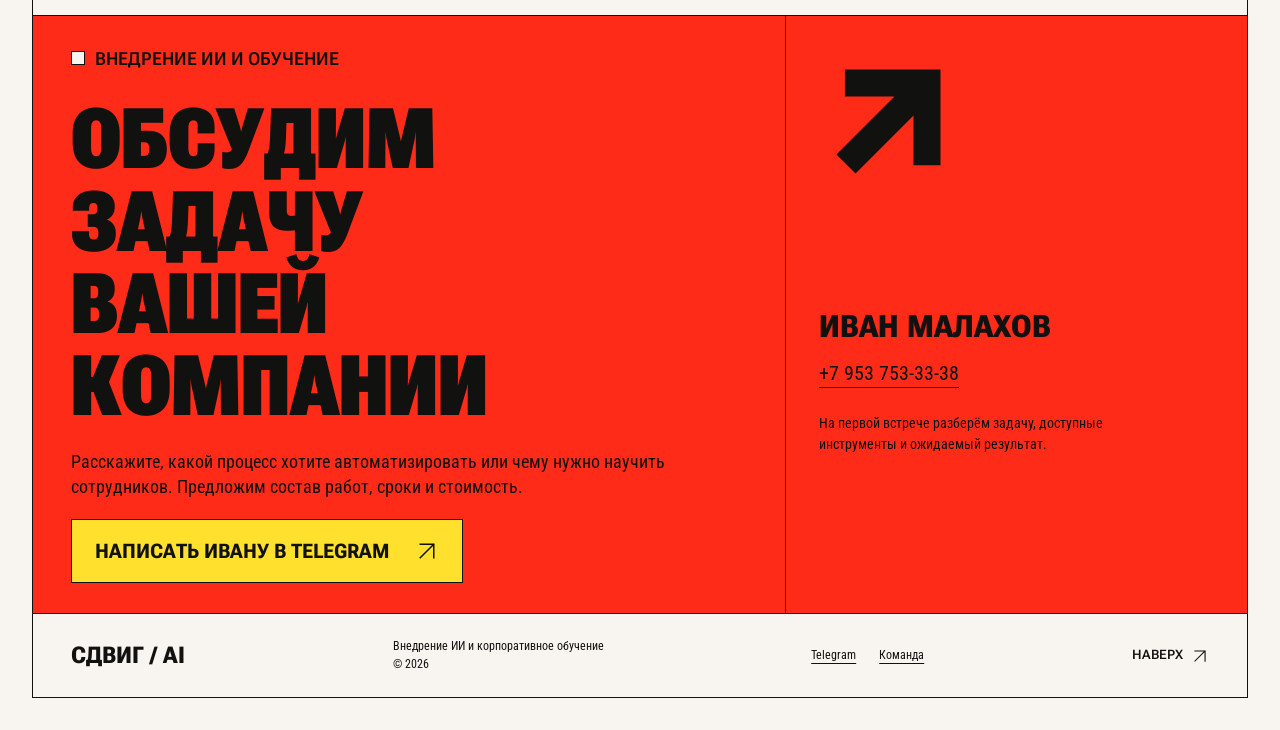
<file: v2/cases/knowledge/index.html>
<!doctype html>
<html lang="ru">
<head>
<meta charset="utf-8">
<meta name="viewport" content="width=device-width, initial-scale=1">
<meta name="theme-color" content="#f8f5f0">
<title>ИИ-помощник по каталогу из 15 000+ товаров — СДВИГ / AI</title>
<meta name="description" content="16 сотрудников подбирают товары и аналоги, формируют заказ и передают его в 1С. Помощник обрабатывает 1 600 вопросов в месяц.">
<meta property="og:type" content="website">
<meta property="og:locale" content="ru_RU">
<meta property="og:site_name" content="СДВИГ / AI">
<meta property="og:title" content="ИИ-помощник по каталогу из 15 000+ товаров">
<meta property="og:description" content="16 сотрудников подбирают товары и аналоги, формируют заказ и передают его в 1С. Помощник обрабатывает 1 600 вопросов в месяц.">
<meta property="og:image" content="https://cryptodopamine51.github.io/sdvig-ai/assets/knowledge-editorial.webp">
<meta property="og:url" content="https://cryptodopamine51.github.io/sdvig-ai/v2/cases/knowledge/">
<link rel="canonical" href="https://cryptodopamine51.github.io/sdvig-ai/v2/cases/knowledge/">
<meta name="twitter:card" content="summary_large_image">
<link rel="icon" type="image/svg+xml" href="../../../favicon.svg">
<link rel="preload" href="../../../assets/roboto-flex.woff2" as="font" type="font/woff2" crossorigin>
<link rel="stylesheet" href="../../styles.css?v=20261011-v2-refined1">
<script src="../../script.js?v=20261011-v2-refined1" defer></script>
<noscript><style>@media(max-width:950px){.site-header{grid-template-columns:1fr}.menu-toggle{display:none}.site-nav{display:grid;position:static;border-top:var(--line)}}</style></noscript>
<script type="application/ld+json">{"@context": "https://schema.org", "@type": "Organization", "name": "СДВИГ / AI", "url": "https://cryptodopamine51.github.io/sdvig-ai/v2/", "description": "Внедряем ИИ-помощников и автоматизацию для продаж, маркетинга и управления. Обучаем сотрудников на задачах компании: практика, шаблоны и сопровождение.", "sameAs": ["https://t.me/iddopamine"], "contactPoint": {"@type": "ContactPoint", "telephone": "+7-953-753-33-38", "contactType": "Внедрение ИИ и корпоративное обучение", "availableLanguage": "Russian"}}</script>
</head>
<body>
<a class="skip-link" href="#main">Перейти к&nbsp;содержанию</a>
<div class="site-shell">
<header class="site-header" id="top">
<a href="../../" class="brand" aria-label="СДВИГ / AI — главная"><svg class="brand-mark" viewBox="0 0 50 50" aria-hidden="true"><path d="M4 4h25v14H18v14H4V4ZM46 46H21V32h11V18h14v28Z" fill="currentColor"/></svg><span>СДВИГ / AI</span></a>
<button type="button" class="menu-toggle" aria-expanded="false" aria-controls="site-nav" aria-label="Открыть меню"><span class="menu-label">Меню</span><svg class="menu-close" viewBox="0 0 32 32" fill="none" aria-hidden="true" focusable="false"><path d="m8 8 16 16M24 8 8 24" stroke="currentColor" stroke-width="2" stroke-linecap="square"/></svg></button>
<nav class="site-nav" id="site-nav" aria-label="Основная навигация"><a href="../../index.html#implementation">Внедрения</a><a href="../../index.html#training">Обучение</a><a href="../../index.html#cases">Кейсы</a><a href="../../index.html#contact" class="nav-contact"><span>Обсудить <br>задачу</span><svg class="arrow" viewBox="0 0 32 32" fill="none" aria-hidden="true"><path d="M7 25 25 7M7 7h18v18" stroke="currentColor" stroke-width="2" stroke-linecap="square"/></svg></a></nav>
</header>
<main id="main">
<nav class="breadcrumb" aria-label="Хлебные крошки"><a href="../../">Главная</a><span>/</span><a href="../../index.html#cases">Проекты и&nbsp;результаты</a><span>/</span><span>Кейс 01</span></nav>
<section class="case-hero"><div class="case-hero-copy"><p class="eyebrow">ИИ-помощник / Продажи</p><h1 class="display">ИИ-помощник по&nbsp;каталогу из&nbsp;15&nbsp;000+ товаров</h1><p class="lead">16 сотрудников подбирают товары и&nbsp;аналоги, формируют заказ и&nbsp;передают его в&nbsp;1С. Помощник обрабатывает 1&nbsp;600 вопросов в&nbsp;месяц.</p></div><div class="case-hero-visual"><img src="../../../assets/knowledge-editorial.webp" width="1396" height="1024" loading="lazy" alt="Рабочий стол с образцами строительных материалов и каталогом"></div></section>
<div class="case-metrics">
<div class="case-metric"><strong>15&nbsp;000+</strong> <span>товаров в&nbsp;каталоге</span></div>
<div class="case-metric"><strong>16</strong> <span>сотрудников работают с&nbsp;системой</span></div>
<div class="case-metric"><strong>1&nbsp;600</strong> <span>вопросов в&nbsp;месяц</span></div>
</div><div class="case-article"><aside class="case-aside"><h2>Исполнитель</h2><p>Иван Малахов / Malakhov AI</p><p>ИИ-помощник, товарная база и&nbsp;интеграция с&nbsp;1С.</p><a class="source-link" href="https://portfolio.malakhovai.ru/solutions/company-knowledge/" target="_blank" rel="noopener noreferrer">Кейс в&nbsp;портфолио Malakhov AI ↗</a></aside><article class="case-body">
<section><h2>Задача</h2><p>Менеджеры искали характеристики, наличие и&nbsp;аналоги в&nbsp;нескольких источниках и&nbsp;обращались к&nbsp;коллегам за&nbsp;уточнениями.</p></section>
<section><h2>Что сделали</h2><p>Собрали помощника на&nbsp;данных товарного каталога и&nbsp;1С. В&nbsp;одном окне менеджер подбирает товар и&nbsp;аналоги, уточняет характеристики, формирует заказ и&nbsp;передаёт его в&nbsp;1С.</p></section>
<section><h2>Результат</h2><p>Системой пользуются 16 сотрудников. Через&nbsp;помощника обрабатывается 1&nbsp;600 вопросов в&nbsp;месяц по&nbsp;каталогу из&nbsp;15&nbsp;000+ товаров.</p></section>
</article></div>
<div class="case-next"><p>Другие проекты</p><a class="text-link" href="../../index.html#cases">Вернуться к&nbsp;кейсам<svg class="arrow" viewBox="0 0 32 32" fill="none" aria-hidden="true"><path d="M7 25 25 7M7 7h18v18" stroke="currentColor" stroke-width="2" stroke-linecap="square"/></svg></a></div>
<section class="contact section" id="contact" aria-labelledby="contact-title">
<div class="contact-main">
<p class="eyebrow">Внедрение ИИ и&nbsp;обучение</p>
<h2 class="section-heading display" id="contact-title">Обсудим задачу <br>вашей компании</h2>
<p>Расскажите, какой процесс хотите автоматизировать или&nbsp;чему нужно научить сотрудников. Предложим состав работ, сроки и&nbsp;стоимость.</p>
<a class="button yellow" href="https://t.me/iddopamine" target="_blank" rel="noopener noreferrer">Написать Ивану в&nbsp;Telegram<svg class="arrow" viewBox="0 0 32 32" fill="none" aria-hidden="true"><path d="M7 25 25 7M7 7h18v18" stroke="currentColor" stroke-width="2" stroke-linecap="square"/></svg></a>
</div>
<div class="contact-aside"><div class="contact-sign"><svg viewBox="0 0 120 120" fill="none" aria-hidden="true"><path d="m24 96 72-72M23 24h73v73" stroke="currentColor" stroke-width="24" stroke-linejoin="miter"/></svg></div><div>
<p class="contact-person">Иван Малахов</p><a class="contact-phone" href="tel:+79537533338">+7&nbsp;953&nbsp;753-33-38</a>
<p class="contact-note">На&nbsp;первой встрече разберём задачу, доступные инструменты и&nbsp;ожидаемый результат.</p>
</div></div>
</section>
</main>
<footer class="site-footer">
<a class="footer-brand" href="../../">СДВИГ / AI</a><span>Внедрение ИИ и&nbsp;корпоративное обучение<br>© 2026</span>
<div class="footer-links"><a href="https://t.me/iddopamine" target="_blank" rel="noopener noreferrer">Telegram</a><a href="../../index.html#team">Команда</a></div>
<a href="#top" class="back-to-top">Наверх<svg class="arrow" viewBox="0 0 32 32" fill="none" aria-hidden="true"><path d="M7 25 25 7M7 7h18v18" stroke="currentColor" stroke-width="2" stroke-linecap="square"/></svg></a>
</footer>
</div>
</body>
</html>
</file>
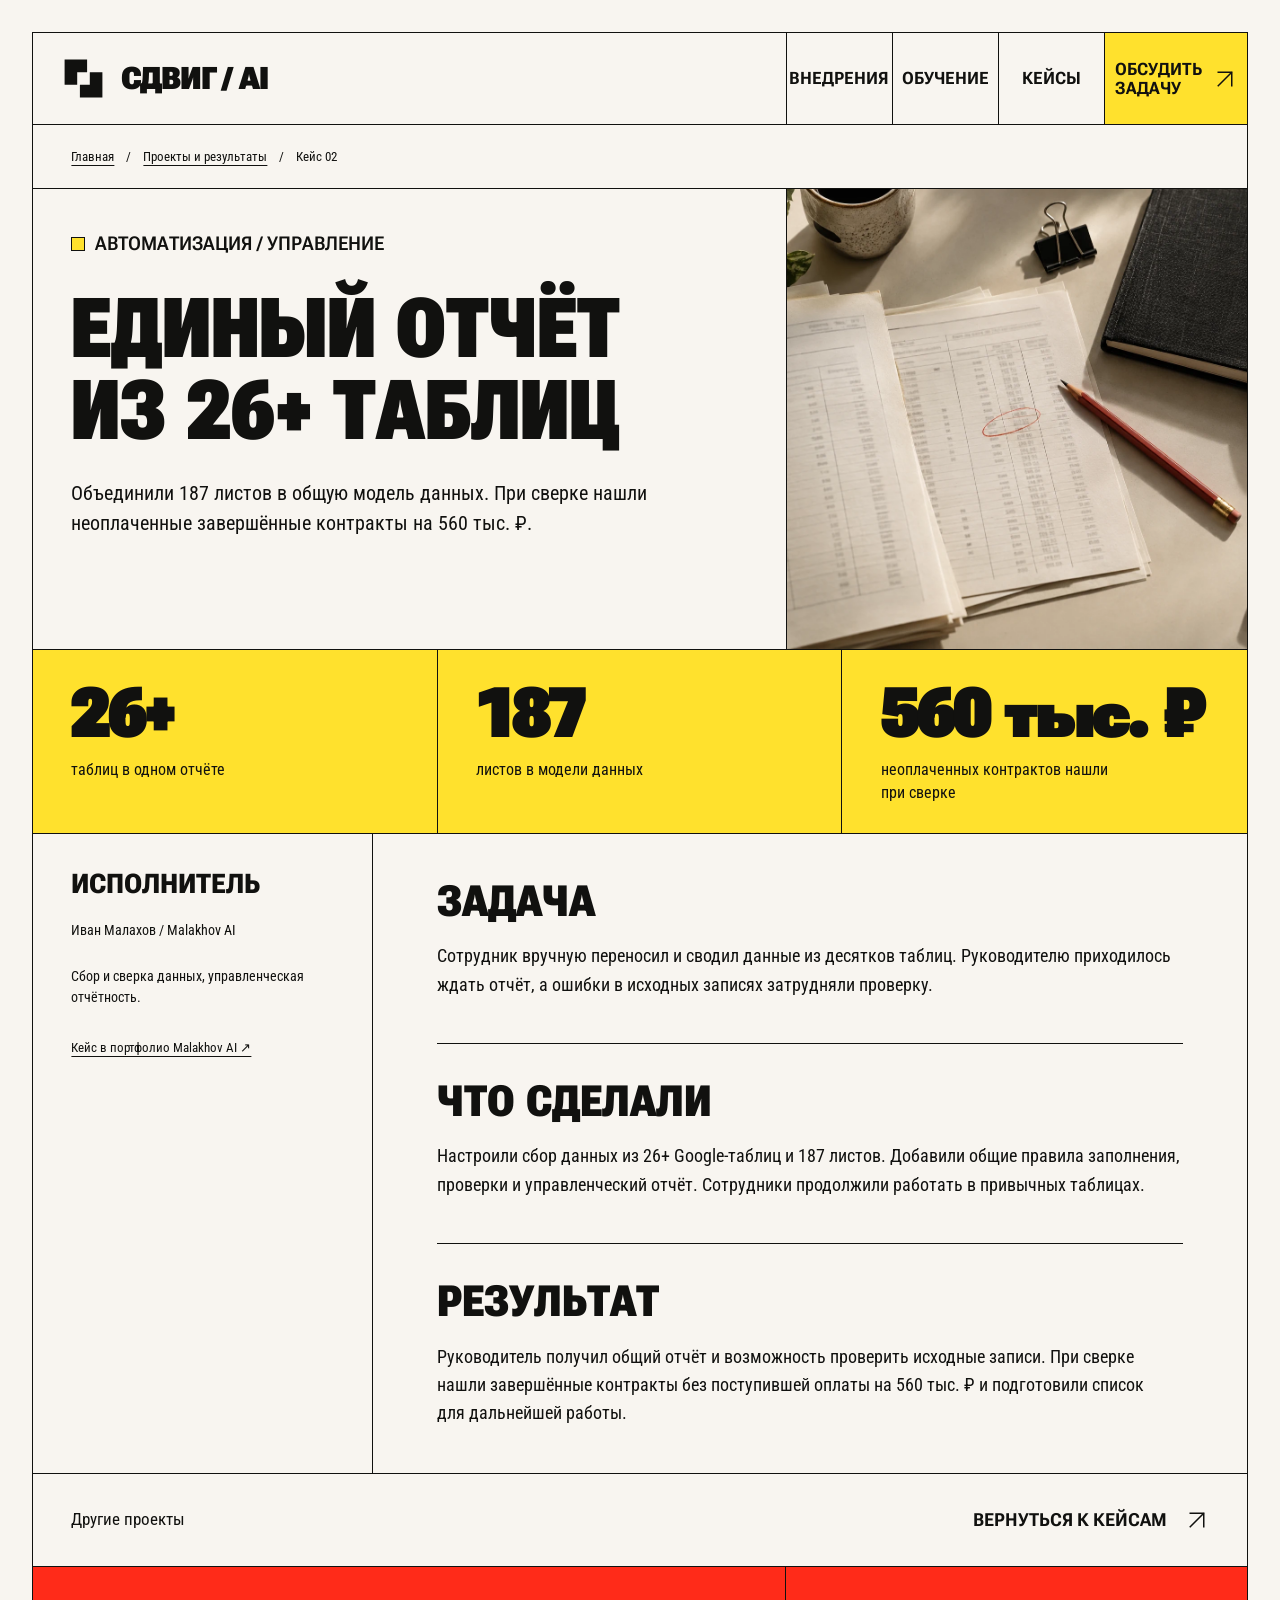
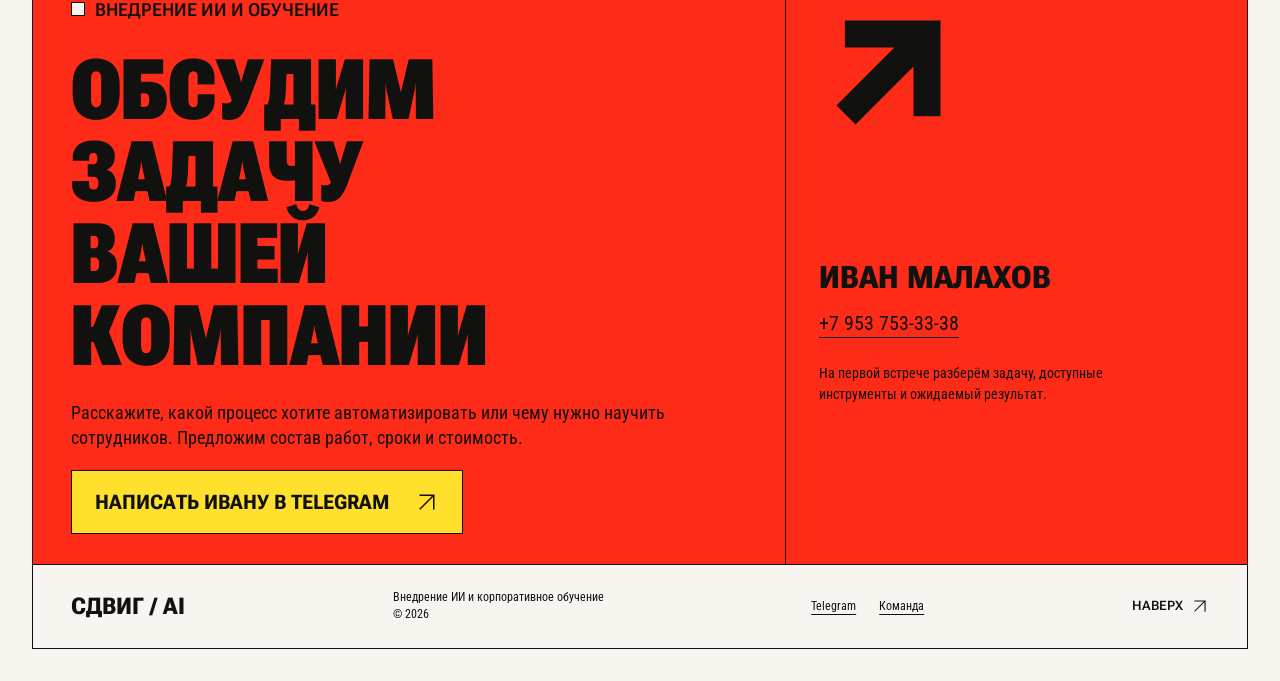
<file: v2/cases/revenue-control/index.html>
<!doctype html>
<html lang="ru">
<head>
<meta charset="utf-8">
<meta name="viewport" content="width=device-width, initial-scale=1">
<meta name="theme-color" content="#f8f5f0">
<title>Единый отчёт из 26+ таблиц — СДВИГ / AI</title>
<meta name="description" content="Объединили 187 листов в общую модель данных. При сверке нашли неоплаченные завершённые контракты на 560 тыс. ₽.">
<meta property="og:type" content="website">
<meta property="og:locale" content="ru_RU">
<meta property="og:site_name" content="СДВИГ / AI">
<meta property="og:title" content="Единый отчёт из 26+ таблиц">
<meta property="og:description" content="Объединили 187 листов в общую модель данных. При сверке нашли неоплаченные завершённые контракты на 560 тыс. ₽.">
<meta property="og:image" content="https://cryptodopamine51.github.io/sdvig-ai/assets/revenue-editorial.webp">
<meta property="og:url" content="https://cryptodopamine51.github.io/sdvig-ai/v2/cases/revenue-control/">
<link rel="canonical" href="https://cryptodopamine51.github.io/sdvig-ai/v2/cases/revenue-control/">
<meta name="twitter:card" content="summary_large_image">
<link rel="icon" type="image/svg+xml" href="../../../favicon.svg">
<link rel="preload" href="../../../assets/roboto-flex.woff2" as="font" type="font/woff2" crossorigin>
<link rel="stylesheet" href="../../styles.css?v=20261011-v2-refined1">
<script src="../../script.js?v=20261011-v2-refined1" defer></script>
<noscript><style>@media(max-width:950px){.site-header{grid-template-columns:1fr}.menu-toggle{display:none}.site-nav{display:grid;position:static;border-top:var(--line)}}</style></noscript>
<script type="application/ld+json">{"@context": "https://schema.org", "@type": "Organization", "name": "СДВИГ / AI", "url": "https://cryptodopamine51.github.io/sdvig-ai/v2/", "description": "Внедряем ИИ-помощников и автоматизацию для продаж, маркетинга и управления. Обучаем сотрудников на задачах компании: практика, шаблоны и сопровождение.", "sameAs": ["https://t.me/iddopamine"], "contactPoint": {"@type": "ContactPoint", "telephone": "+7-953-753-33-38", "contactType": "Внедрение ИИ и корпоративное обучение", "availableLanguage": "Russian"}}</script>
</head>
<body>
<a class="skip-link" href="#main">Перейти к&nbsp;содержанию</a>
<div class="site-shell">
<header class="site-header" id="top">
<a href="../../" class="brand" aria-label="СДВИГ / AI — главная"><svg class="brand-mark" viewBox="0 0 50 50" aria-hidden="true"><path d="M4 4h25v14H18v14H4V4ZM46 46H21V32h11V18h14v28Z" fill="currentColor"/></svg><span>СДВИГ / AI</span></a>
<button type="button" class="menu-toggle" aria-expanded="false" aria-controls="site-nav" aria-label="Открыть меню"><span class="menu-label">Меню</span><svg class="menu-close" viewBox="0 0 32 32" fill="none" aria-hidden="true" focusable="false"><path d="m8 8 16 16M24 8 8 24" stroke="currentColor" stroke-width="2" stroke-linecap="square"/></svg></button>
<nav class="site-nav" id="site-nav" aria-label="Основная навигация"><a href="../../index.html#implementation">Внедрения</a><a href="../../index.html#training">Обучение</a><a href="../../index.html#cases">Кейсы</a><a href="../../index.html#contact" class="nav-contact"><span>Обсудить <br>задачу</span><svg class="arrow" viewBox="0 0 32 32" fill="none" aria-hidden="true"><path d="M7 25 25 7M7 7h18v18" stroke="currentColor" stroke-width="2" stroke-linecap="square"/></svg></a></nav>
</header>
<main id="main">
<nav class="breadcrumb" aria-label="Хлебные крошки"><a href="../../">Главная</a><span>/</span><a href="../../index.html#cases">Проекты и&nbsp;результаты</a><span>/</span><span>Кейс 02</span></nav>
<section class="case-hero"><div class="case-hero-copy"><p class="eyebrow">Автоматизация / Управление</p><h1 class="display">Единый отчёт из&nbsp;26+ таблиц</h1><p class="lead">Объединили 187 листов в&nbsp;общую модель данных. При&nbsp;сверке нашли неоплаченные завершённые контракты на&nbsp;560 тыс.&nbsp;₽.</p></div><div class="case-hero-visual"><img src="../../../assets/revenue-editorial.webp" width="1396" height="1024" loading="lazy" alt="Документы и таблицы для сверки данных на рабочем столе"></div></section>
<div class="case-metrics">
<div class="case-metric"><strong>26+</strong> <span>таблиц в&nbsp;одном отчёте</span></div>
<div class="case-metric"><strong>187</strong> <span>листов в&nbsp;модели данных</span></div>
<div class="case-metric"><strong>560 тыс.&nbsp;₽</strong> <span>неоплаченных контрактов нашли при&nbsp;сверке</span></div>
</div><div class="case-article"><aside class="case-aside"><h2>Исполнитель</h2><p>Иван Малахов / Malakhov AI</p><p>Сбор и&nbsp;сверка данных, управленческая отчётность.</p><a class="source-link" href="https://portfolio.malakhovai.ru/projects/google-sheets-reporting/" target="_blank" rel="noopener noreferrer">Кейс в&nbsp;портфолио Malakhov AI ↗</a></aside><article class="case-body">
<section><h2>Задача</h2><p>Сотрудник вручную переносил и&nbsp;сводил данные из&nbsp;десятков таблиц. Руководителю приходилось ждать отчёт, а&nbsp;ошибки в&nbsp;исходных записях затрудняли проверку.</p></section>
<section><h2>Что сделали</h2><p>Настроили сбор данных из&nbsp;26+ Google-таблиц и&nbsp;187 листов. Добавили общие правила заполнения, проверки и&nbsp;управленческий отчёт. Сотрудники продолжили работать в&nbsp;привычных таблицах.</p></section>
<section><h2>Результат</h2><p>Руководитель получил общий отчёт и&nbsp;возможность проверить исходные записи. При&nbsp;сверке нашли завершённые контракты без&nbsp;поступившей оплаты на&nbsp;560 тыс.&nbsp;₽ и&nbsp;подготовили список для&nbsp;дальнейшей работы.</p></section>
</article></div>
<div class="case-next"><p>Другие проекты</p><a class="text-link" href="../../index.html#cases">Вернуться к&nbsp;кейсам<svg class="arrow" viewBox="0 0 32 32" fill="none" aria-hidden="true"><path d="M7 25 25 7M7 7h18v18" stroke="currentColor" stroke-width="2" stroke-linecap="square"/></svg></a></div>
<section class="contact section" id="contact" aria-labelledby="contact-title">
<div class="contact-main">
<p class="eyebrow">Внедрение ИИ и&nbsp;обучение</p>
<h2 class="section-heading display" id="contact-title">Обсудим задачу <br>вашей компании</h2>
<p>Расскажите, какой процесс хотите автоматизировать или&nbsp;чему нужно научить сотрудников. Предложим состав работ, сроки и&nbsp;стоимость.</p>
<a class="button yellow" href="https://t.me/iddopamine" target="_blank" rel="noopener noreferrer">Написать Ивану в&nbsp;Telegram<svg class="arrow" viewBox="0 0 32 32" fill="none" aria-hidden="true"><path d="M7 25 25 7M7 7h18v18" stroke="currentColor" stroke-width="2" stroke-linecap="square"/></svg></a>
</div>
<div class="contact-aside"><div class="contact-sign"><svg viewBox="0 0 120 120" fill="none" aria-hidden="true"><path d="m24 96 72-72M23 24h73v73" stroke="currentColor" stroke-width="24" stroke-linejoin="miter"/></svg></div><div>
<p class="contact-person">Иван Малахов</p><a class="contact-phone" href="tel:+79537533338">+7&nbsp;953&nbsp;753-33-38</a>
<p class="contact-note">На&nbsp;первой встрече разберём задачу, доступные инструменты и&nbsp;ожидаемый результат.</p>
</div></div>
</section>
</main>
<footer class="site-footer">
<a class="footer-brand" href="../../">СДВИГ / AI</a><span>Внедрение ИИ и&nbsp;корпоративное обучение<br>© 2026</span>
<div class="footer-links"><a href="https://t.me/iddopamine" target="_blank" rel="noopener noreferrer">Telegram</a><a href="../../index.html#team">Команда</a></div>
<a href="#top" class="back-to-top">Наверх<svg class="arrow" viewBox="0 0 32 32" fill="none" aria-hidden="true"><path d="M7 25 25 7M7 7h18v18" stroke="currentColor" stroke-width="2" stroke-linecap="square"/></svg></a>
</footer>
</div>
</body>
</html>
</file>
<file: styles.css>
@font-face{font-family:Roboto Flex;src:url('assets/roboto-flex.woff2') format('woff2');font-weight:100 1000;font-stretch:25% 151%;font-display:swap}
@font-face{font-family:Roboto Condensed;src:url('assets/roboto-condensed.woff2') format('woff2');font-weight:100 900;font-display:swap}
:root{--paper:#f8f5f0;--ink:#11110f;--yellow:#ffe12d;--red:#ff2b19;--line:1px solid var(--ink);--body:'Roboto Condensed',Arial,sans-serif;--display:'Roboto Flex','Roboto Condensed','Arial Narrow',Arial,sans-serif;--gutter:clamp(22px,3vw,52px)}
*{box-sizing:border-box}html{scroll-behavior:smooth;scroll-padding-top:26px}body{margin:0;background:var(--paper);color:var(--ink);font:400 18px/1.48 var(--body);-webkit-font-smoothing:antialiased}button,input,textarea{font:inherit;color:inherit}a{color:inherit;text-decoration:none}button,a{-webkit-tap-highlight-color:transparent}button{cursor:pointer}img,svg{display:block;max-width:100%}img{height:auto}::selection{background:var(--yellow);color:var(--ink)}:focus-visible{outline:3px solid var(--red);outline-offset:5px}.skip-link{position:absolute;z-index:100;top:8px;left:8px;padding:14px 20px;background:var(--yellow);transform:translateY(-180%)}.skip-link:focus{transform:none}.site-shell{width:calc(100% - 64px);max-width:1720px;margin:32px auto;border:var(--line)}.display{font-family:var(--display);font-weight:950;font-variation-settings:'wght' 950,'wdth' 65,'opsz' 144;letter-spacing:-.035em;line-height:.93;text-transform:uppercase}.site-header{display:grid;grid-template-columns:62% 38%;min-height:92px;border-bottom:var(--line)}.brand{display:flex;align-items:center;gap:15px;padding:20px 28px;font-family:var(--display);font-size:31px;line-height:1;font-weight:1000;font-variation-settings:'wght' 1000,'wdth' 77;letter-spacing:-.035em}.brand-mark{width:45px;height:45px;flex:0 0 45px}.brand small{font:400 12px/1 var(--body);letter-spacing:0;align-self:flex-start;margin-top:5px}.site-nav{display:grid;grid-template-columns:1fr 1fr 1fr 1.35fr}.site-nav a{display:flex;align-items:center;justify-content:center;padding:20px 10px;border-left:var(--line);font-family:var(--display);font-size:17px;font-weight:700;font-variation-settings:'wdth' 74,'wght' 700;text-transform:uppercase;line-height:1.1}.site-nav a:hover{background:var(--ink);color:var(--paper)}.site-nav .nav-contact{background:var(--yellow);justify-content:space-between;gap:8px}.site-nav .nav-contact:hover{background:var(--red);color:var(--ink)}.arrow{width:24px;height:24px;flex:0 0 auto}.menu-toggle{display:none;border:0;border-left:var(--line);background:var(--yellow);font-family:var(--display);font-weight:700;font-size:20px;text-transform:uppercase}.hero{display:grid;grid-template-columns:62% 38%;border-bottom:var(--line)}.hero-left{position:relative;padding:30px 30px 36px;overflow:hidden;min-height:838px}.eyebrow{font-family:var(--display);font-size:19px;line-height:1.26;font-weight:600;font-variation-settings:'wdth' 77,'wght' 600;text-transform:uppercase;display:flex;gap:10px;align-items:flex-start;margin:0}.eyebrow:before{content:'';width:12px;height:12px;flex:0 0 12px;background:var(--yellow);border:var(--line);margin-top:5px}.hero-kicker{max-width:335px}.hero-sign{position:absolute;top:36px;right:33px;width:110px;height:110px;color:var(--red)}.hero-heading{font-size:clamp(97px,10.25vw,178px);margin:48px 0 21px;line-height:.91}.hero-heading span{display:block;white-space:nowrap}.hero-description{position:relative;z-index:1;font-size:17px;line-height:1.42;width:50%;max-width:360px;margin:0 0 28px}.button{display:inline-flex;align-items:center;justify-content:space-between;gap:26px;border:var(--line);background:var(--red);padding:19px 23px;font-family:var(--display);font-weight:750;font-variation-settings:'wdth' 77,'wght' 750;font-size:20px;line-height:1.15;text-transform:uppercase;min-height:62px;transition:background .16s,color .16s}.button:hover{background:var(--ink);color:var(--paper)}.button.yellow{background:var(--yellow)}.button.yellow:hover{background:var(--paper);color:var(--ink)}.button.paper{background:var(--paper)}.hero-button{position:relative;z-index:2;max-width:50%;font-size:18px;gap:16px;padding:19px 20px}.hero-author{position:absolute;bottom:0;right:0;width:42%;padding:22px 22px 0;background:var(--yellow);border-left:var(--line);border-top:var(--line)}.hero-author img{width:100%;height:270px;object-fit:cover;object-position:center 34%;filter:grayscale(1);border:var(--line);border-bottom:0;background:#fff}.hero-author figcaption{padding:14px 0;font-family:var(--display);font-size:15px;font-weight:650;line-height:1.18;font-variation-settings:'wdth' 78,'wght' 650;text-transform:uppercase}.hero-author figcaption strong{display:block;font-size:20px;margin-bottom:3px}.hero-author{margin:0}.hero-right{border-left:var(--line);display:flex;flex-direction:column}.hero-photo{margin:0;position:relative;flex:1;min-height:540px;overflow:hidden}.hero-photo img{width:100%;height:100%;position:absolute;inset:0;object-fit:cover;object-position:50% 50%}.photo-caption{position:absolute;left:18px;bottom:15px;background:var(--paper);padding:6px 9px;border:var(--line);font-family:var(--display);font-size:12px;font-weight:500;line-height:1.2;text-transform:uppercase}.route-heading{padding:19px 24px;border-top:var(--line);border-bottom:var(--line);font-family:var(--display);font-size:18px;line-height:1.15;text-transform:uppercase;display:flex;gap:9px;align-items:center}.route-heading:before{content:'';width:12px;height:12px;background:var(--red);border:var(--line)}.hero-routes a{display:grid;grid-template-columns:52px 1fr 24px;align-items:center;gap:12px;padding:22px 24px;min-height:83px;border-bottom:var(--line);font-family:var(--display);font-size:19px;line-height:1.15;font-weight:600;font-variation-settings:'wdth' 77,'wght' 600;text-transform:uppercase}.hero-routes a:last-child{border-bottom:0}.route-number{font-family:var(--display);font-size:36px;font-weight:900;font-variation-settings:'wdth' 72,'wght' 900;letter-spacing:-.04em}.hero-routes a:hover{background:var(--yellow)}.section{border-bottom:var(--line)}.section-meta{display:flex;justify-content:space-between;align-items:center;padding:19px var(--gutter);border-bottom:var(--line);font:600 15px/1.2 var(--display);font-variation-settings:'wdth' 78,'wght' 600;text-transform:uppercase;gap:16px}.section-meta span:last-child{font:400 11px/1.3 var(--body);letter-spacing:.08em}.section-heading{font-size:clamp(54px,7vw,102px);margin:0}.section-lead{margin:0;font-size:20px;line-height:1.43;max-width:530px}.section-top{display:grid;grid-template-columns:62% 38%;border-bottom:var(--line)}.section-top>div{padding:42px var(--gutter)}.section-top>div+div{border-left:var(--line);display:flex;align-items:flex-end}.training-result{display:grid;grid-template-columns:repeat(4,1fr)}.result-item{padding:30px var(--gutter) 35px;min-height:258px;border-right:var(--line)}.result-item:last-child{border-right:0}.result-icon{width:48px;height:48px;margin-bottom:29px}.result-item h3{font:700 25px/1.07 var(--display);font-variation-settings:'wdth' 75,'wght' 700;text-transform:uppercase;margin:0 0 14px;letter-spacing:-.018em}.result-item p{font-size:16px;line-height:1.48;margin:0}.practical{display:grid;grid-template-columns:38% 62%;background:var(--yellow)}.practical-intro{padding:43px var(--gutter);border-right:var(--line)}.practical-intro .section-heading{font-size:clamp(44px,4.6vw,68px)}.practical-intro p{font-size:18px;margin:24px 0 0;max-width:360px}.practical-steps{display:grid;grid-template-columns:1fr 1fr}.step{padding:29px 32px;display:grid;grid-template-columns:58px 1fr;gap:16px}.step:nth-child(odd){border-right:var(--line)}.step:nth-child(-n+2){border-bottom:var(--line)}.step-number{font:900 64px/.88 var(--display);font-variation-settings:'wdth' 70,'wght' 900;letter-spacing:-.04em}.step h3{font:750 27px/1.05 var(--display);font-variation-settings:'wdth' 75,'wght' 750;text-transform:uppercase;letter-spacing:-.02em;margin:0 0 13px}.step p{font-size:16px;line-height:1.47;margin:0}.formats-heading{padding:46px var(--gutter) 34px;display:flex;justify-content:space-between;align-items:flex-end;gap:32px}.formats-heading .section-heading{font-size:clamp(55px,6.3vw,92px)}.formats-heading p{font-size:17px;line-height:1.45;max-width:370px;margin:0}.formats{display:grid;grid-template-columns:repeat(3,1fr);border-top:var(--line)}.format{display:flex;flex-direction:column;border-right:var(--line);padding:30px 32px 34px}.format:last-child{border:0}.format-label{display:flex;justify-content:space-between;font:600 13px/1.25 var(--display);font-variation-settings:'wdth' 78,'wght' 600;text-transform:uppercase;margin-bottom:36px}.format h3{font-size:54px;margin:0 0 18px}.format p{font-size:17px;line-height:1.45;margin:0 0 24px;min-height:74px}.format ul{margin:0 0 30px;padding:0;list-style:none}.format li{font-size:15px;line-height:1.4;border-top:var(--line);padding:12px 0 12px 18px;position:relative}.format li:before{content:'+';position:absolute;left:0;top:11px}.format .text-link{margin-top:auto}.format:nth-child(2){background:var(--yellow)}.text-link{display:inline-flex;align-items:center;justify-content:space-between;gap:18px;min-height:32px;font-family:var(--display);font-size:18px;font-weight:700;font-variation-settings:'wdth' 76,'wght' 700;text-transform:uppercase;line-height:1.15}.text-link:hover{text-decoration:underline;text-underline-offset:5px}.cases .section-top>div{padding-bottom:40px}.case-list{display:grid;grid-template-columns:repeat(3,1fr)}.case-card{border-right:var(--line);display:flex;flex-direction:column;min-width:0}.case-card:last-child{border-right:0}.case-image{aspect-ratio:1.35;overflow:hidden;background:#e8e3dc;border-bottom:var(--line);display:block;position:relative}.case-image img{width:100%;height:100%;object-fit:cover;transition:transform .4s}.case-card:hover .case-image img{transform:scale(1.025)}.case-content{padding:27px 30px 31px;flex:1;display:flex;flex-direction:column}.case-tag{font:600 12px/1.3 var(--display);font-variation-settings:'wdth' 78,'wght' 600;letter-spacing:.02em;text-transform:uppercase;margin:0 0 15px}.case-card h3{font:800 33px/1.03 var(--display);font-variation-settings:'wdth' 74,'wght' 800;letter-spacing:-.025em;text-transform:uppercase;margin:0 0 15px}.case-card p{font-size:16px;line-height:1.45;margin:0 0 25px}.case-fact{padding-top:20px;border-top:var(--line);display:flex;align-items:baseline;gap:9px;margin-bottom:25px}.case-fact strong{font:900 54px/1 var(--display);font-variation-settings:'wdth' 70,'wght' 900;letter-spacing:-.04em}.case-fact span{font-size:12px;line-height:1.35;max-width:140px}.case-content .text-link{margin-top:auto}.content-art{background:var(--ink);color:var(--paper);height:100%;padding:24px 26px;display:flex;flex-direction:column;justify-content:space-between;position:relative;overflow:hidden}.content-art:after{content:'';position:absolute;right:-25px;bottom:-60px;width:180px;height:180px;border:35px solid var(--yellow);transform:rotate(-19deg)}.content-art .art-label{font:600 13px/1.2 var(--display);text-transform:uppercase;position:relative;z-index:1}.content-art .art-title{font-size:clamp(49px,5.3vw,80px);line-height:.85;max-width:260px;position:relative;z-index:1}.content-art .art-title em{font-style:normal;color:var(--yellow)}.content-art .art-footer{font:500 12px/1.2 var(--body);position:relative;z-index:1}.content-track{background:var(--ink);color:var(--paper);display:grid;grid-template-columns:62% 38%}.content-track>div{padding:45px var(--gutter)}.content-track>div+div{border-left:1px solid var(--paper);display:flex;flex-direction:column;justify-content:space-between;gap:25px}.content-track .eyebrow{color:var(--yellow);margin-bottom:22px}.content-track .section-heading{font-size:clamp(48px,6.1vw,91px)}.content-track p{font-size:18px;margin:0;max-width:430px}.content-track .button{align-self:flex-start}.team-heading{padding:45px var(--gutter);display:grid;grid-template-columns:minmax(0,1.55fr) minmax(0,1fr);gap:24px}.team-heading .section-heading{font-size:clamp(54px,6.8vw,100px)}.team-heading p{font-size:18px;line-height:1.47;margin:0;align-self:end}.team-list{border-top:var(--line)}.team-member{display:grid;grid-template-columns:minmax(0,1fr) minmax(0,3fr) minmax(0,4fr) minmax(0,2fr);align-items:start;border-bottom:var(--line);padding:28px var(--gutter);gap:18px}.team-member:last-child{border-bottom:0}.team-number{font:850 35px/1 var(--display);font-variation-settings:'wdth' 73,'wght' 850}.team-member h3{font:850 38px/.98 var(--display);font-variation-settings:'wdth' 74,'wght' 850;text-transform:uppercase;margin:0;letter-spacing:-.025em}.team-member p{font-size:16px;line-height:1.47;margin:0;max-width:450px}.team-role{font:600 14px/1.3 var(--display);font-variation-settings:'wdth' 76,'wght' 600;text-transform:uppercase;max-width:160px}.faq-section{display:grid;grid-template-columns:38% 62%}.faq-intro{padding:44px var(--gutter);border-right:var(--line)}.faq-intro .section-heading{font-size:clamp(50px,6vw,84px)}.faq-intro p{font-size:17px;line-height:1.48;max-width:330px;margin:24px 0 0}.faq-list details{border-bottom:var(--line)}.faq-list details:last-child{border-bottom:0}.faq-list summary{list-style:none;cursor:pointer;display:flex;align-items:center;justify-content:space-between;gap:22px;padding:25px 30px;font:700 25px/1.16 var(--display);font-variation-settings:'wdth' 76,'wght' 700;letter-spacing:-.01em}.faq-list summary::-webkit-details-marker{display:none}.faq-list summary:after{content:'+';font:400 34px/1 var(--body);flex:0 0 24px}.faq-list details[open] summary:after{content:'−'}.faq-list details[open] summary{padding-bottom:13px}.faq-list details p{padding:0 70px 26px 30px;margin:0;font-size:16px;line-height:1.55;max-width:720px}.faq-list summary:hover{background:var(--yellow)}.contact{background:var(--red);display:grid;grid-template-columns:62% 38%}.contact-main{padding:43px var(--gutter) 46px;border-right:var(--line)}.contact .eyebrow:before{background:var(--paper)}.contact .section-heading{font-size:clamp(68px,8.4vw,128px);margin:31px 0 27px}.contact-main p{font-size:18px;line-height:1.45;max-width:460px;margin:0 0 26px}.contact-aside{padding:46px 33px;display:flex;flex-direction:column;justify-content:space-between;gap:28px}.contact-aside .contact-sign{width:150px;height:150px;margin-bottom:30px}.contact-person{font:800 31px/1.05 var(--display);font-variation-settings:'wdth' 77,'wght' 800;text-transform:uppercase;margin:0 0 15px}.contact-phone{font-size:20px;display:inline-block;border-bottom:var(--line);line-height:1.4}.contact-note{font-size:14px;line-height:1.5;margin:25px 0 0;max-width:310px}.site-footer{display:flex;justify-content:space-between;align-items:center;padding:24px var(--gutter);gap:20px;font-size:12px;line-height:1.45}.footer-links{display:flex;gap:23px}.footer-links a{text-decoration:underline;text-underline-offset:4px}.footer-brand{font:800 23px/1 var(--display);font-variation-settings:'wdth' 75,'wght' 800;text-transform:uppercase}.back-to-top{font:600 13px/1.3 var(--display);text-transform:uppercase;display:flex;gap:8px;align-items:center}.back-to-top .arrow{width:18px;height:18px}
/* Case study pages */
.breadcrumb{padding:22px var(--gutter);border-bottom:var(--line);display:flex;gap:12px;align-items:center;font-size:13px}.breadcrumb a{text-decoration:underline;text-underline-offset:4px}.case-hero{display:grid;grid-template-columns:62% 38%;border-bottom:var(--line)}.case-hero-copy{padding:43px var(--gutter) 48px}.case-hero-copy .eyebrow{margin-bottom:32px}.case-hero h1{font-size:clamp(65px,7.8vw,119px);margin:0 0 28px}.case-hero-copy .lead{font-size:20px;line-height:1.48;max-width:700px;margin:0}.case-hero-visual{border-left:var(--line);min-height:460px;position:relative;overflow:hidden}.case-hero-visual>img{width:100%;height:100%;object-fit:cover;position:absolute;inset:0}.case-hero-visual .content-art .art-title{font-size:clamp(70px,6.7vw,110px)}.case-hero-visual .content-art{min-height:100%;padding:35px}.case-metrics{display:grid;grid-template-columns:repeat(3,1fr);border-bottom:var(--line);background:var(--yellow)}.case-metric{padding:29px var(--gutter);border-right:var(--line)}.case-metric:last-child{border:0}.case-metric strong{display:block;font:950 clamp(55px,5.5vw,88px)/.98 var(--display);font-variation-settings:'wdth' 70,'wght' 950;letter-spacing:-.04em;margin-bottom:11px}.case-metric span{font-size:16px;line-height:1.4;display:block;max-width:300px}.case-article{display:grid;grid-template-columns:28% 72%;border-bottom:var(--line)}.case-aside{padding:36px var(--gutter);border-right:var(--line)}.case-aside h2{font:800 27px/1.1 var(--display);font-variation-settings:'wdth' 76,'wght' 800;text-transform:uppercase;margin:0 0 20px}.case-aside p{font-size:14px;line-height:1.5;margin:0 0 25px}.source-link{font-size:13px;line-height:1.45;text-decoration:underline;text-underline-offset:4px;overflow-wrap:anywhere}.case-body{padding:45px clamp(30px,5vw,82px);max-width:1100px}.case-body section+section{margin-top:44px;padding-top:35px;border-top:var(--line)}.case-body h2{font:850 43px/1.03 var(--display);font-variation-settings:'wdth' 73,'wght' 850;letter-spacing:-.02em;text-transform:uppercase;margin:0 0 19px}.case-body p,.case-body li{font-size:18px;line-height:1.58}.case-body p{margin:0 0 19px}.case-body p:last-child{margin-bottom:0}.case-body ul{padding-left:22px;margin:18px 0 0}.case-body li+li{margin-top:10px}.evidence-note{background:var(--yellow);border:var(--line);padding:24px;font-size:16px!important;line-height:1.5!important}.case-next{padding:30px var(--gutter);display:flex;justify-content:space-between;align-items:center;border-bottom:var(--line);gap:25px}.case-next p{margin:0;font-size:17px}.not-found{padding:70px var(--gutter) 90px}.not-found .display{font-size:clamp(80px,14vw,190px);margin:0 0 25px}.not-found p{max-width:550px;margin:0 0 30px}
@media(min-width:1720px){.hero-heading{font-size:178px}.hero-left{min-height:970px}.hero-photo{min-height:670px}.hero-author img{height:330px}.hero-description{font-size:19px}.hero-button{font-size:20px}}
@media(max-width:1190px){.site-shell{width:calc(100% - 40px);margin:20px auto}.site-header,.hero{grid-template-columns:60% 40%}.site-header{min-height:80px}.brand{font-size:28px;padding:17px 24px}.site-nav a{font-size:15px;padding:16px 7px}.hero-left{padding:25px 24px 30px;min-height:730px}.hero-heading{font-size:clamp(83px,10.25vw,122px);margin-top:50px}.hero-sign{width:88px;height:88px;right:25px}.hero-description{font-size:15px}.hero-button{font-size:16px;padding:16px}.hero-author{padding:18px 18px 0;width:43%}.hero-author img{height:224px}.hero-photo{min-height:465px}.hero-routes a{padding:19px 20px;font-size:17px;grid-template-columns:44px 1fr 22px;min-height:77px}.route-heading{padding:17px 20px}.route-number{font-size:33px}.result-item{padding:26px 25px}.format{padding:27px 26px}.case-content{padding:24px}.case-card h3{font-size:30px}.team-member{grid-template-columns:minmax(0,.7fr) minmax(0,3.1fr) minmax(0,3.9fr) minmax(0,2.3fr);gap:12px}.team-member h3{font-size:33px}.team-member p{font-size:15px}.step{padding:25px 26px;grid-template-columns:45px 1fr;gap:15px}.step-number{font-size:53px}.step h3{font-size:24px}.contact-aside .contact-sign{width:125px;height:125px}}
@media(max-width:950px){.site-header{grid-template-columns:1fr 85px;position:relative}.menu-toggle{display:block}.site-nav{display:none;position:absolute;z-index:20;top:100%;left:0;right:0;background:var(--paper);border-top:var(--line);border-bottom:var(--line);grid-template-columns:repeat(4,1fr)}.site-nav.open{display:grid}.site-nav a:first-child{border-left:0}.site-nav a{min-height:70px;font-size:18px}.hero-left{min-height:650px}.hero-heading{font-size:clamp(75px,10.25vw,98px);margin-top:45px}.hero-kicker{font-size:16px;max-width:240px}.hero-sign{width:75px;height:75px;top:30px;right:18px}.hero-description{font-size:14px;width:51%}.hero-author{width:43%;padding:14px 14px 0}.hero-author img{height:195px}.hero-author figcaption{font-size:12px}.hero-author figcaption strong{font-size:17px}.hero-button{gap:8px;font-size:14px;padding:15px 12px}.hero-button .arrow{width:20px}.hero-photo{min-height:390px}.hero-routes a{font-size:16px;min-height:72px;padding:17px 16px;gap:9px;grid-template-columns:37px 1fr 19px}.route-number{font-size:30px}.route-heading{font-size:15px;padding:16px}.section-top{grid-template-columns:60% 40%}.section-top>div{padding:32px 27px}.section-lead{font-size:17px}.training-result{grid-template-columns:repeat(2,1fr)}.result-item:nth-child(2){border-right:0}.result-item:nth-child(-n+2){border-bottom:var(--line)}.result-item{min-height:225px}.practical{grid-template-columns:1fr}.practical-intro{border-right:0;border-bottom:var(--line);display:grid;grid-template-columns:minmax(0,3fr) minmax(0,2fr);gap:25px;padding:32px 27px}.practical-intro p{margin:0;align-self:end;font-size:17px}.formats-heading{padding:35px 27px;gap:30px}.formats-heading p{font-size:15px;max-width:280px}.format{padding:25px 22px}.format h3{font-size:40px}.format p{font-size:15px;min-height:93px}.format li{font-size:14px}.format-label{font-size:11px;gap:10px;margin-bottom:27px}.case-content{padding:23px 20px}.case-card h3{font-size:27px}.case-card p{font-size:14px}.case-fact{display:block}.case-fact strong{font-size:44px}.case-fact span{display:block;max-width:none;margin-top:6px}.content-art{padding:22px 19px}.content-art .art-title{font-size:52px}.content-track>div{padding:35px 27px}.content-track p{font-size:16px}.team-heading{padding:35px 27px;grid-template-columns:minmax(0,3fr) minmax(0,2fr);gap:20px}.team-heading p{font-size:16px}.team-member{grid-template-columns:minmax(0,.8fr) minmax(0,3.5fr) minmax(0,5.7fr);padding:27px}.team-role{grid-column:2;font-size:12px;margin-top:-6px}.team-member p{grid-column:3;grid-row:1/span 2}.team-member h3{font-size:31px}.faq-section{grid-template-columns:35% 65%}.faq-intro{padding:35px 27px}.faq-intro p{font-size:15px}.faq-list summary{padding:24px 25px;font-size:22px}.faq-list details p{padding:0 54px 24px 25px;font-size:15px}.contact-main{padding:35px 27px}.contact-aside{padding:36px 25px}.contact-main p{font-size:17px}.contact-person{font-size:27px}.contact-phone{font-size:18px}.site-footer{padding:22px 27px;flex-wrap:wrap}.case-hero-copy{padding:35px 27px}.case-hero-copy .lead{font-size:18px}.case-hero-visual{min-height:400px}.case-metric{padding:25px 27px}.case-metric span{font-size:14px}.case-article{grid-template-columns:30% 70%}.case-aside{padding:30px 26px}.case-body{padding:35px 30px}.case-body p,.case-body li{font-size:17px}.case-body h2{font-size:37px}}
@media(max-width:700px){.site-shell{width:calc(100% - 24px);margin:12px auto}.site-header{min-height:74px;grid-template-columns:1fr 76px}.brand{font-size:28px;padding:16px 19px;gap:12px}.brand-mark{width:37px;height:37px;flex-basis:37px}.brand small{font-size:10px}.menu-toggle{font-size:17px}.site-nav{grid-template-columns:1fr 1fr}.site-nav a{min-height:63px;border-bottom:var(--line);font-size:17px}.site-nav a:nth-child(3){border-left:0;border-bottom:0}.site-nav a:last-child{border-bottom:0}.hero{grid-template-columns:1fr}.hero-left{padding:25px 23px 30px;min-height:708px}.hero-kicker{font-size:17px;max-width:255px}.hero-sign{width:76px;height:76px;top:26px;right:24px}.hero-heading{font-size:clamp(76px,17.5vw,118px);margin:42px 0 24px;line-height:.91}.hero-description{font-size:15px;width:49%;margin-bottom:26px}.hero-button{font-size:16px;padding:17px 15px;gap:13px;max-width:51%}.hero-author{width:42%;padding:17px 17px 0}.hero-author img{height:230px}.hero-author figcaption{font-size:13px;line-height:1.21}.hero-author figcaption strong{font-size:18px}.hero-right{border-left:0;border-top:var(--line);display:grid;grid-template-columns:1fr 1fr}.hero-photo{min-height:330px;border-right:var(--line)}.hero-routes{display:flex;flex-direction:column}.route-heading{font-size:15px;min-height:62px;border-top:0}.hero-routes a{flex:1;padding:17px 16px;font-size:17px;grid-template-columns:35px 1fr 18px;gap:8px}.route-number{font-size:30px}.photo-caption{font-size:10px;left:10px;bottom:10px}.section-meta{padding:16px 23px;font-size:14px}.section-meta span:last-child{font-size:10px;letter-spacing:.05em}.section-top{grid-template-columns:1fr}.section-top>div{padding:31px 23px}.section-top>div+div{border-left:0;padding-top:0}.section-heading{font-size:62px}.section-lead{font-size:18px;max-width:530px}.result-item{padding:28px 23px 30px;min-height:252px}.result-item h3{font-size:25px}.result-item p{font-size:15px}.result-icon{margin-bottom:24px;width:41px;height:41px}.practical-intro{padding:33px 23px;grid-template-columns:1fr;gap:0}.practical-intro .section-heading{font-size:62px}.practical-intro p{margin-top:23px;max-width:490px;font-size:17px}.step{padding:27px 22px;grid-template-columns:1fr;gap:20px}.step-number{font-size:58px}.step h3{font-size:27px}.step p{font-size:15px}.formats-heading{display:block;padding:34px 23px}.formats-heading .section-heading{font-size:62px}.formats-heading p{margin-top:24px;max-width:460px;font-size:17px}.formats{grid-template-columns:1fr}.format{padding:28px 23px 32px;border-right:0;border-bottom:var(--line)}.format h3{font-size:57px}.format-label{font-size:13px;margin-bottom:27px}.format p{min-height:0;font-size:17px;max-width:540px}.format ul{margin-bottom:25px}.format li{font-size:16px;padding-top:14px;padding-bottom:14px}.format li:before{top:13px}.case-list{grid-template-columns:1fr}.case-card{border-right:0;border-bottom:var(--line)}.case-card:last-child{border-bottom:0}.case-image{aspect-ratio:1.56}.case-content{padding:28px 23px 30px}.case-card h3{font-size:38px;max-width:450px}.case-card p{font-size:17px;max-width:550px}.case-tag{font-size:13px}.case-fact{display:flex;gap:13px}.case-fact strong{font-size:57px}.case-fact span{font-size:13px;max-width:160px;margin:0}.content-art{padding:27px 28px}.content-art .art-title{font-size:85px;max-width:360px}.content-art:after{width:225px;height:225px;right:15px;bottom:-60px}.content-track{grid-template-columns:1fr}.content-track>div{padding:34px 23px}.content-track>div+div{border-left:0;border-top:1px solid var(--paper);padding-top:29px}.content-track .section-heading{font-size:61px}.content-track p{font-size:17px;max-width:510px}.team-heading{display:block;padding:34px 23px}.team-heading .section-heading{font-size:62px}.team-heading p{margin-top:25px;font-size:17px;max-width:510px}.team-member{grid-template-columns:38px 1fr;padding:27px 23px;gap:13px}.team-member h3{font-size:39px;max-width:330px}.team-member p{grid-column:2;grid-row:3;font-size:16px;margin-top:12px;max-width:520px}.team-role{grid-column:2;grid-row:2;max-width:none;margin-top:0;font-size:13px}.team-number{font-size:30px;margin-top:3px}.faq-section{grid-template-columns:1fr}.faq-intro{border-right:0;border-bottom:var(--line);padding:34px 23px}.faq-intro .section-heading{font-size:62px}.faq-intro p{font-size:17px;max-width:460px;margin-top:23px}.faq-list summary{padding:24px 23px;font-size:25px}.faq-list details p{padding:0 50px 25px 23px;font-size:16px}.contact{grid-template-columns:1fr}.contact-main{padding:35px 23px;border-right:0;border-bottom:var(--line)}.contact .section-heading{font-size:80px;margin:27px 0}.contact-main p{font-size:18px}.contact-aside{padding:29px 23px;display:grid;grid-template-columns:1fr 88px;gap:22px}.contact-aside>div:first-child{grid-column:2;grid-row:1}.contact-aside>div:last-child{grid-column:1;grid-row:1}.contact-aside .contact-sign{width:88px;height:88px;margin:0}.contact-person{font-size:29px}.contact-note{font-size:14px;margin-top:20px}.site-footer{padding:25px 23px;gap:22px;font-size:11px}.footer-links{gap:20px}.back-to-top{margin-left:auto}.case-hero{grid-template-columns:1fr}.case-hero-copy{padding:35px 23px}.case-hero h1{font-size:70px}.case-hero-copy .lead{font-size:18px}.case-hero-visual{border-left:0;border-top:var(--line);min-height:330px}.case-hero-visual .content-art .art-title{font-size:95px}.case-metrics{grid-template-columns:1fr}.case-metric{padding:25px 23px;border-right:0;border-bottom:var(--line);display:flex;align-items:center;gap:22px}.case-metric strong{font-size:62px;flex:0 0 45%;margin:0}.case-metric span{font-size:15px}.case-article{grid-template-columns:1fr}.case-aside{border-right:0;border-bottom:var(--line);padding:28px 23px}.case-aside p{margin-bottom:18px;max-width:550px}.case-body{padding:35px 23px}.case-body h2{font-size:40px}.case-body p,.case-body li{font-size:17px}.case-next{padding:26px 23px;align-items:flex-start;flex-direction:column}.breadcrumb{padding:20px 23px;font-size:12px}.not-found{padding:50px 23px 70px}}
@media(max-width:420px){.site-shell{width:calc(100% - 16px);margin:8px auto}.site-header{min-height:68px;grid-template-columns:1fr 66px}.brand{padding:15px 16px;font-size:25px;gap:10px}.brand-mark{width:32px;height:32px;flex-basis:32px}.brand small{display:none}.hero-left{padding:25px 17px 29px;min-height:604px}.hero-heading{font-size:18.9vw;margin:44px 0 24px;letter-spacing:-.047em}.hero-kicker{max-width:210px;font-size:15px}.hero-sign{width:59px;height:59px;right:17px;top:30px}.hero-description{width:53%;font-size:14px;line-height:1.42;max-width:190px;margin-bottom:26px}.hero-button{font-size:14px;padding:15px 11px;gap:8px;max-width:53%;min-height:55px}.hero-author{width:41%;padding:12px 12px 0}.hero-author img{height:190px}.hero-author figcaption{font-size:10px;padding:12px 0}.hero-author figcaption strong{font-size:15px}.hero-right{grid-template-columns:1fr}.hero-photo{min-height:305px;border-right:0;border-bottom:var(--line)}.hero-routes a{padding:18px 19px;grid-template-columns:39px 1fr 20px;min-height:70px;font-size:19px}.route-heading{min-height:55px;padding:17px 19px;font-size:16px}.route-number{font-size:32px}.photo-caption{font-size:10px}.section-meta{padding:15px 18px;font-size:13px}.section-meta span:last-child{display:none}.section-top>div{padding:29px 18px}.section-top>div+div{padding-top:0}.section-heading{font-size:53px}.section-lead{font-size:17px}.result-item{padding:25px 18px;min-height:256px}.result-item h3{font-size:22px}.result-item p{font-size:14px}.practical-intro{padding:30px 18px}.practical-intro .section-heading{font-size:53px}.practical-intro p{font-size:16px}.step{padding:25px 18px}.step h3{font-size:24px}.step p{font-size:14px}.formats-heading{padding:30px 18px}.formats-heading .section-heading{font-size:53px}.formats-heading p{font-size:16px}.format{padding:27px 18px}.format h3{font-size:53px}.format p{font-size:16px}.format li{font-size:15px}.case-content{padding:26px 18px}.case-card h3{font-size:33px}.case-card p{font-size:16px}.case-fact strong{font-size:52px}.content-art{padding:24px 21px}.content-art .art-title{font-size:71px}.content-art .art-label{font-size:11px}.content-track>div{padding:30px 18px}.content-track .section-heading{font-size:52px}.content-track p{font-size:16px}.team-heading{padding:30px 18px}.team-heading .section-heading{font-size:53px}.team-heading p{font-size:16px}.team-member{padding:26px 18px;grid-template-columns:29px 1fr;gap:10px}.team-member h3{font-size:34px}.team-member p{font-size:15px}.faq-intro{padding:30px 18px}.faq-intro .section-heading{font-size:53px}.faq-intro p{font-size:16px}.faq-list summary{padding:23px 18px;font-size:22px}.faq-list details p{padding:0 42px 24px 18px;font-size:15px}.contact-main{padding:31px 18px}.contact .section-heading{font-size:64px}.contact-main p{font-size:16px}.contact-aside{padding:27px 18px;grid-template-columns:1fr 63px;gap:10px}.contact-aside .contact-sign{width:63px;height:63px}.contact-person{font-size:26px}.contact-phone{font-size:17px}.contact-note{font-size:13px}.site-footer{padding:23px 18px;align-items:flex-start}.footer-links{width:100%;order:3;gap:18px}.footer-brand{font-size:22px}.site-footer>span{max-width:150px}.case-hero-copy{padding:29px 18px}.case-hero h1{font-size:58px}.case-hero-copy .lead{font-size:17px}.case-hero-visual{min-height:285px}.case-hero-visual .content-art{padding:29px 24px}.case-hero-visual .content-art .art-title{font-size:84px}.case-metric{padding:25px 18px;gap:13px}.case-metric strong{font-size:53px}.case-metric span{font-size:14px}.case-aside{padding:26px 18px}.case-body{padding:31px 18px}.case-body h2{font-size:35px}.case-body p,.case-body li{font-size:16px}.evidence-note{padding:20px}.case-next{padding:26px 18px}.breadcrumb{padding:18px;font-size:11px}}
@media(prefers-reduced-motion:reduce){html{scroll-behavior:auto}*,*:before,*:after{animation:none!important;transition:none!important}}
/* Editorial modules */
:root{--body:'Roboto Condensed',Arial,sans-serif}
.session-timeline{display:grid;grid-template-columns:1.05fr 1fr 1.4fr 1.4fr 1fr;border-top:var(--line)}.session-caption{background:var(--ink);color:var(--paper);padding:24px 30px}.session-caption strong{font:900 38px/1 var(--display);font-variation-settings:'wdth' 73,'wght' 900;display:block;margin-bottom:9px;letter-spacing:-.03em}.session-caption span{font-size:13px;text-transform:uppercase}.timeline-segment{padding:23px 27px;border-right:var(--line);display:flex;flex-direction:column;justify-content:space-between;gap:15px}.timeline-segment:last-child{border-right:0}.timeline-segment>strong{font:850 41px/1 var(--display);font-variation-settings:'wdth' 73,'wght' 850;letter-spacing:-.03em}.timeline-segment strong span{font-size:14px;font-weight:500;margin-left:5px;letter-spacing:0}.timeline-segment>span{font-size:14px;line-height:1.3;max-width:180px}.program-layout{display:grid;grid-template-columns:62% 38%}.module-list{border-right:var(--line)}.module-list details{border-bottom:var(--line)}.module-list details:last-child{border-bottom:0}.module-list summary{list-style:none;cursor:pointer;display:grid;grid-template-columns:48px 1fr 24px;gap:19px;align-items:center;padding:26px var(--gutter);font:700 25px/1.17 var(--display);font-variation-settings:'wdth' 77,'wght' 700;text-transform:uppercase;letter-spacing:-.015em}.module-list summary::-webkit-details-marker{display:none}.module-list summary:after{content:'+';font:400 33px/1 var(--body)}.module-list details[open] summary:after{content:'−'}.module-number{font:900 36px/1 var(--display);font-variation-settings:'wdth' 70,'wght' 900;letter-spacing:-.035em}.module-list summary:hover{background:var(--yellow)}.module-list details p{font-size:17px;line-height:1.5;margin:0;padding:0 58px 28px calc(var(--gutter) + 67px);max-width:750px}.module-list details[open] summary{padding-bottom:18px}.program-aside{padding:32px var(--gutter);background:var(--yellow);display:flex;flex-direction:column;justify-content:space-between;gap:35px}.program-aside .eyebrow:before{background:var(--red)}.program-flow{font-size:clamp(52px,6.3vw,94px);line-height:.91}.program-flow span{display:block}.program-flow span:nth-child(3){color:var(--red)}.program-aside>p:last-child{font-size:17px;line-height:1.45;margin:0;max-width:330px}.task-table{display:grid;grid-template-columns:38% 62%;border-top:var(--line)}.task-title{font:750 32px/1.06 var(--display);font-variation-settings:'wdth' 75,'wght' 750;letter-spacing:-.02em;text-transform:uppercase;padding:32px var(--gutter);border-right:var(--line)}.task-row{display:grid;grid-template-columns:minmax(0,3fr) minmax(0,7fr);border-bottom:var(--line);padding:20px 30px;gap:22px;align-items:start}.task-row:last-child{border-bottom:0}.task-row strong{font:650 18px/1.2 var(--display);font-variation-settings:'wdth' 77,'wght' 650;text-transform:uppercase}.task-row span{font-size:16px;line-height:1.45;padding-right:22px}.format-takeaway{border-top:var(--line);padding-top:17px;margin-bottom:29px}.format-takeaway strong{display:block;font:700 14px/1.2 var(--display);font-variation-settings:'wdth' 77,'wght' 700;text-transform:uppercase;margin-bottom:9px}.format-takeaway p{min-height:0;font-size:15px;line-height:1.45;margin:0}.case-attribution{font-size:12px!important;line-height:1.45!important;margin-bottom:23px!important}.case-cover{width:100%;height:100%;padding:25px;display:flex;flex-direction:column;justify-content:space-between;position:relative;overflow:hidden}.cover-knowledge{background:var(--yellow)}.cover-revenue{background:var(--red)}.cover-top,.cover-bottom{position:relative;z-index:1;font:600 12px/1.2 var(--display);font-variation-settings:'wdth' 78,'wght' 600;text-transform:uppercase}.cover-big{font-size:clamp(64px,7.4vw,114px);line-height:.87;position:relative;z-index:1}.cover-big span{font-size:.46em;display:block;line-height:1.15;letter-spacing:-.02em}.catalog-lines{position:absolute;right:-45px;bottom:27px;display:flex;flex-direction:column;width:180px;transform:rotate(-18deg);background:var(--paper);border:var(--line);font:600 18px/1 var(--display)}.catalog-lines span{padding:14px 19px;border-bottom:var(--line)}.catalog-lines span:last-child{border:0}.report-lines{position:absolute;right:-35px;bottom:20px;display:flex;flex-direction:column;width:185px;height:175px;transform:rotate(-18deg);background:var(--paper);border:var(--line)}.report-lines span{height:20%;border-bottom:var(--line);background:linear-gradient(90deg,transparent 48%,var(--ink) 48%,var(--ink) calc(48% + 1px),transparent calc(48% + 1px))}.report-lines span:last-child{background:var(--yellow);border:0}.case-hero-visual .case-cover{position:absolute;inset:0;padding:36px}.case-hero-visual .cover-big{font-size:clamp(80px,8.5vw,140px)}.case-hero-visual .catalog-lines,.case-hero-visual .report-lines{width:235px;right:-25px;bottom:70px}.case-hero-visual .catalog-lines{font-size:24px}.case-hero-visual .catalog-lines span{padding:19px 25px}.case-hero-visual .report-lines{height:230px}.secondary{display:grid;grid-template-columns:38% 62%;background:var(--ink);color:var(--paper)}.secondary-title{padding:40px var(--gutter);border-right:1px solid var(--paper)}.secondary-title .eyebrow{margin-bottom:27px;color:var(--yellow)}.secondary-title .section-heading{font-size:clamp(50px,5.2vw,79px)}.secondary-items article{display:grid;grid-template-columns:60px 1fr;gap:22px;padding:31px var(--gutter);border-bottom:1px solid var(--paper)}.secondary-items article:last-child{border-bottom:0}.secondary-items .route-number{color:var(--yellow);font-size:47px}.secondary-items h3{font:800 35px/1.06 var(--display);font-variation-settings:'wdth' 74,'wght' 800;letter-spacing:-.02em;text-transform:uppercase;margin:0 0 15px}.secondary-items p{font-size:17px;line-height:1.45;max-width:650px;margin:0 0 20px}.secondary-items .text-link{font-size:16px}.team-contribution{display:block;margin-top:11px;font-weight:600}.faq-intro .eyebrow{margin-bottom:27px}.source-label{font-size:13px!important}
@media(max-width:950px){.session-caption{padding:22px}.session-caption strong{font-size:30px}.timeline-segment{padding:22px 18px}.timeline-segment>strong{font-size:35px}.timeline-segment>span{font-size:13px}.program-layout{grid-template-columns:60% 40%}.module-list summary{font-size:23px;padding:24px 27px;grid-template-columns:37px 1fr 18px;gap:15px}.module-number{font-size:32px}.module-list details p{padding:0 45px 26px 79px;font-size:16px}.program-aside{padding:31px 27px}.program-flow{font-size:61px}.program-aside>p:last-child{font-size:16px}.task-title{padding:30px 27px;font-size:29px}.task-row{padding:20px 25px;gap:15px}.task-row strong{font-size:16px}.task-row span{font-size:15px;padding-right:15px}.cover-big{font-size:76px}.case-cover{padding:22px}.catalog-lines{width:135px;right:-37px;font-size:15px}.catalog-lines span{padding:10px 13px}.report-lines{width:140px;height:130px}.secondary-title{padding:34px 27px}.secondary-title .section-heading{font-size:55px}.secondary-items article{padding:28px 27px;grid-template-columns:45px 1fr;gap:17px}.secondary-items .route-number{font-size:38px}.secondary-items h3{font-size:29px}.secondary-items p{font-size:16px}.format-takeaway p{font-size:14px}.case-hero-visual .cover-big{font-size:95px}.case-hero-visual .catalog-lines,.case-hero-visual .report-lines{width:170px}.case-hero-visual .catalog-lines{font-size:19px}.case-hero-visual .catalog-lines span{padding:14px 19px}.case-hero-visual .report-lines{height:175px}}
@media(max-width:700px){.session-timeline{grid-template-columns:1fr 1fr}.session-caption{grid-column:1/-1;display:flex;justify-content:space-between;align-items:center;border-bottom:var(--line);padding:20px 23px}.session-caption strong{margin:0;font-size:35px}.timeline-segment{padding:22px 23px;min-height:130px;border-bottom:var(--line)}.timeline-segment:nth-child(3){border-right:0}.timeline-segment:nth-child(n+4){border-bottom:0}.timeline-segment>strong{font-size:40px}.timeline-segment>span{font-size:15px}.program-layout{grid-template-columns:1fr}.module-list{border-right:0}.module-list summary{font-size:24px;padding:25px 23px;grid-template-columns:37px 1fr 20px;gap:17px}.module-list details p{padding:0 49px 25px 77px;font-size:16px}.program-aside{border-top:var(--line);padding:30px 23px;gap:25px}.program-flow{font-size:64px;display:grid;grid-template-columns:1fr 1fr;gap:7px 20px}.program-aside>p:last-child{font-size:17px;max-width:470px}.task-table{grid-template-columns:1fr}.task-title{border-right:0;border-bottom:var(--line);padding:25px 23px;font-size:29px}.task-title br{display:none}.task-row{padding:21px 23px;grid-template-columns:minmax(0,1fr) minmax(0,2fr);gap:13px}.task-row strong{font-size:17px}.task-row span{font-size:16px;padding-right:13px}.format-takeaway p{font-size:16px}.cover-big{font-size:112px}.case-cover{padding:27px}.cover-top,.cover-bottom{font-size:13px}.catalog-lines{width:220px;right:-28px;font-size:23px;bottom:38px}.catalog-lines span{padding:16px 23px}.report-lines{width:220px;height:200px;bottom:45px}.secondary{grid-template-columns:1fr}.secondary-title{padding:35px 23px;border-right:0;border-bottom:1px solid var(--paper)}.secondary-title .section-heading{font-size:61px}.secondary-items article{padding:29px 23px;grid-template-columns:43px 1fr}.secondary-items .route-number{font-size:39px}.secondary-items h3{font-size:32px}.secondary-items p{font-size:17px}.case-hero-visual .cover-big{font-size:118px}.case-hero-visual .catalog-lines,.case-hero-visual .report-lines{width:235px;bottom:45px}.case-hero-visual .catalog-lines{font-size:24px}.case-hero-visual .catalog-lines span{padding:17px 25px}.case-hero-visual .report-lines{height:210px}}
@media(max-width:420px){.session-caption{padding:20px 18px}.session-caption strong{font-size:31px}.session-caption span{font-size:11px}.timeline-segment{padding:22px 18px}.timeline-segment>span{font-size:14px}.module-list summary{font-size:22px;padding:24px 18px;grid-template-columns:31px 1fr 18px;gap:12px}.module-number{font-size:29px}.module-list details p{padding:0 37px 25px 61px;font-size:15px}.program-aside{padding:28px 18px}.program-flow{font-size:51px;gap:7px 14px}.program-aside>p:last-child{font-size:16px}.task-title{padding:24px 18px;font-size:26px}.task-row{padding:22px 18px;grid-template-columns:1fr;gap:9px}.task-row strong{font-size:18px}.task-row span{font-size:16px;padding:0}.format-takeaway p{font-size:15px}.case-attribution{font-size:12px!important}.case-cover{padding:23px 21px}.cover-big{font-size:89px}.cover-top,.cover-bottom{font-size:11px}.catalog-lines{width:160px;right:-25px;bottom:24px;font-size:18px}.catalog-lines span{padding:13px 18px}.report-lines{width:165px;height:155px;bottom:25px}.secondary-title{padding:30px 18px}.secondary-title .section-heading{font-size:52px}.secondary-items article{padding:27px 18px;grid-template-columns:34px 1fr;gap:14px}.secondary-items .route-number{font-size:32px}.secondary-items h3{font-size:29px}.secondary-items p{font-size:16px}.case-hero-visual .case-cover{padding:29px 24px}.case-hero-visual .cover-big{font-size:101px}.case-hero-visual .catalog-lines,.case-hero-visual .report-lines{width:180px;bottom:40px}.case-hero-visual .catalog-lines{font-size:20px}.case-hero-visual .catalog-lines span{padding:13px 20px}.case-hero-visual .report-lines{height:175px}}
/* Keep long words intact on narrow screens. */
@media(max-width:700px){.program-flow{display:block;font-size:clamp(48px,9.5vw,64px)}.program-flow span+span{margin-top:4px}.practical-intro .section-heading{font-size:clamp(42px,8.8vw,62px)}}
@media(max-width:420px){.practical-intro .section-heading{font-size:clamp(38px,12.2vw,50px)}.case-hero h1{font-size:clamp(44px,14vw,58px)}.contact .section-heading{font-size:clamp(48px,15.5vw,64px)}}
.format-baseline{display:grid;grid-template-columns:minmax(0,2.8fr) minmax(0,7.2fr);border-top:var(--line);padding:23px var(--gutter);gap:25px}.format-baseline>span{font:700 18px/1.15 var(--display);font-variation-settings:'wdth' 76,'wght' 700;text-transform:uppercase}.format-baseline p{font-size:16px;line-height:1.46;max-width:920px;margin:0;padding-right:25px}
@media(max-width:700px){.format-baseline{display:block;padding:25px 23px}.format-baseline>span{display:block;margin-bottom:12px}.format-baseline p{padding:0;font-size:16px}}
@media(max-width:420px){.format-baseline{padding:24px 18px}.format-baseline p{font-size:15px}}
@media(max-width:700px){.hero-heading{font-size:clamp(58px,calc(20vw - 20px),118px)}}
@media(max-width:420px){.hero-heading{font-size:calc(20vw - 15px)}}
/* Typographic case covers follow the same crop rules as photographs. */
.case-hero-visual .content-art .art-title{font-size:clamp(65px,6.4vw,96px)}
@media(min-width:701px) and (max-width:950px){.content-art{padding:18px}.content-art .art-title{font-size:clamp(28px,4.5vw,42px)}.content-art .art-label,.content-art .art-footer{font-size:10px}}
@media(max-width:700px){.content-art{padding:24px}.content-art .art-title{font-size:clamp(34px,calc(17vw - 20px),85px)}.case-hero-visual .content-art{min-height:380px}.case-hero-visual .content-art .art-title{font-size:clamp(54px,12.5vw,78px)}}
@media(max-width:420px){.content-art{padding:24px 21px}.content-art .art-title{font-size:clamp(34px,calc(17vw - 20px),71px)}.content-art .art-label,.content-art .art-footer{font-size:10px}.case-hero-visual .content-art{min-height:285px}.case-hero-visual .content-art .art-title{font-size:clamp(54px,14vw,68px)}}
/* Final type system: heavy, readable letters with natural spacing. */
.display{font-weight:850;font-variation-settings:'wght' 850,'wdth' 70,'opsz' 72;letter-spacing:0;line-height:.98}
.hero-heading{font-weight:900;font-variation-settings:'wght' 900,'wdth' 70,'opsz' 72;font-size:clamp(88px,9.72vw,162px);letter-spacing:0;line-height:.96}
.section-heading.display{font-size:clamp(54px,5.8vw,84px);line-height:.98}
.practical-intro .section-heading.display{font-size:clamp(44px,4.2vw,64px)}
.program-flow.display{font-size:clamp(48px,4.5vw,64px)}
.faq-intro .section-heading.display{font-size:clamp(44px,4.5vw,64px)}
.secondary-title .section-heading.display{font-size:clamp(44px,4.2vw,60px)}
.format h3.display{font-weight:850;font-variation-settings:'wght' 850,'wdth' 75,'opsz' 48;font-size:46px;letter-spacing:0;line-height:1}
.format li{font-size:16px;line-height:1.45}.case-card p{font-size:17px;line-height:1.5}.case-fact span{font-size:14px;line-height:1.4;max-width:155px}.case-attribution{font-size:14px!important;line-height:1.4!important}.case-fact strong{letter-spacing:0}
.contact-main{padding-top:30px;padding-bottom:30px}
.contact .section-heading.display{font-size:clamp(74px,6.55vw,98px);line-height:.98;margin:18px 0 22px}
.contact-main p:not(.eyebrow){max-width:620px;line-height:1.4;margin-bottom:20px}
@media(min-width:701px){.contact-aside{justify-content:flex-start;gap:120px;padding-top:40px;padding-bottom:35px}.contact-aside .contact-sign{width:135px;height:135px;margin:0}}
@media(max-width:1190px){.hero-heading{font-size:clamp(74px,8.9vw,110px)}}
@media(max-width:950px){.hero-heading{font-size:clamp(58px,calc(11vw - 20px),86px)}.section-heading.display{font-size:clamp(48px,6vw,64px)}.practical-intro .section-heading.display{font-size:clamp(42px,5.8vw,56px)}.program-flow.display{font-size:clamp(40px,5.8vw,54px)}.faq-intro .section-heading.display{font-size:clamp(32px,5vw,48px)}.secondary-title .section-heading.display{font-size:clamp(40px,5.4vw,54px)}.format h3.display{font-size:40px}.case-fact{display:block}.case-fact span{max-width:none;margin-top:8px}.case-hero h1.display{font-weight:900;font-variation-settings:'wght' 900,'wdth' 70,'opsz' 72}.contact .section-heading.display{font-size:clamp(64px,7vw,78px)}}
@media(min-width:701px) and (max-width:950px){.content-art .art-title.display{font-size:clamp(26px,4vw,38px)}}
@media(max-width:700px){.hero-heading{font-size:clamp(50px,calc(17.85vw - 18px),108px);line-height:.96}.section-heading.display{font-size:clamp(48px,9.5vw,62px)}.practical-intro .section-heading.display{font-size:clamp(42px,10vw,62px)}.program-flow.display{font-size:clamp(44px,8.5vw,58px)}.faq-intro .section-heading.display{font-size:clamp(48px,9.5vw,62px)}.secondary-title .section-heading.display{font-size:clamp(48px,9vw,60px)}.format h3.display{font-size:46px}.case-fact{display:flex;gap:16px}.case-fact span{max-width:160px;margin-top:0}.contact-main{padding:31px 23px}.contact .section-heading.display{font-size:clamp(58px,12vw,78px);margin:23px 0}.contact-aside{padding:29px 23px}}
@media(max-width:420px){.hero-heading{font-size:calc(17.85vw - 15px);letter-spacing:0}.section-heading.display{font-size:clamp(42px,12vw,52px)}.practical-intro .section-heading.display{font-size:clamp(36px,11.5vw,46px)}.program-flow.display{font-size:clamp(38px,11vw,46px)}.faq-intro .section-heading.display{font-size:clamp(42px,12vw,52px)}.secondary-title .section-heading.display{font-size:clamp(42px,12vw,50px)}.format h3.display{font-size:clamp(42px,12.3vw,46px)}.case-fact strong{font-size:48px}.case-fact span{font-size:14px;max-width:150px}.case-card p{font-size:17px;line-height:1.5}.format li{font-size:16px;line-height:1.45}.contact-main{padding:31px 18px}.contact .section-heading.display{font-size:clamp(48px,14vw,58px)}.contact-aside{padding:27px 18px}}
.content-art:after{display:none}
/* Case-card metrics keep the value whole and the caption below it. */
.case-fact{display:block}
.case-fact strong{display:block;white-space:nowrap}
.case-fact span{display:block;max-width:none;margin-top:8px}
/* Narrow phones: a single reading column avoids min-content grid overflow. */
@media(max-width:360px){
 .training-result,.practical,.practical-intro,.practical-steps{grid-template-columns:minmax(0,1fr)}
 .practical-intro,.practical-steps,.step,.result-item{min-width:0}
 .training-result .result-item{border-right:0;border-bottom:var(--line);min-height:0}
 .training-result .result-item:last-child{border-bottom:0}
 .practical-steps .step{grid-template-columns:minmax(0,1fr);border-right:0;border-bottom:var(--line)}
 .practical-steps .step:last-child{border-bottom:0}
}

/* Two services share the main offer; the established grid and type stay intact. */
.site-header{grid-template-columns:62% 38%}
.site-nav{grid-template-columns:repeat(3,minmax(0,1fr)) minmax(0,1.35fr)}
.site-nav a{min-width:0;font-size:17px}
.hero-heading{font-size:clamp(88px,8.2vw,132px)}
.hero-description{width:54%;max-width:390px;font-size:18px;line-height:1.45}
.hero-actions{display:flex;flex-direction:column;align-items:flex-start;gap:12px;width:54%}
.hero-actions .hero-button{width:100%;max-width:330px;font-size:19px;padding:17px 20px;min-height:60px}
.hero-author{width:39%}
.services-heading{padding:43px var(--gutter)}
.cases-heading{padding:43px var(--gutter);border-bottom:var(--line)}
.section-top{grid-template-columns:minmax(0,62fr) minmax(0,38fr)}
.section-top>div{min-width:0}
.formats{grid-template-columns:repeat(3,minmax(0,1fr))}
.format{min-width:0}
.services-grid{display:grid;grid-template-columns:repeat(2,minmax(0,1fr));border-top:var(--line)}
.service-card{display:flex;flex-direction:column;min-width:0;padding:35px var(--gutter);border-right:var(--line)}
.service-card:last-child{border-right:0;background:var(--yellow)}
.service-card h3{font:800 clamp(30px,3.1vw,44px)/1.05 var(--display);font-variation-settings:'wdth' 74,'wght' 800;text-transform:uppercase;margin:0 0 25px}
.service-card>p{font-size:18px;line-height:1.48;margin:0 0 20px;max-width:570px}
.service-result{border-top:var(--line);padding-top:21px;margin:5px 0 26px}
.service-result strong{font:700 16px/1.2 var(--display);font-variation-settings:'wdth' 77,'wght' 700;text-transform:uppercase}
.service-result p{font-size:17px;line-height:1.48;margin:11px 0 0}
.service-card .text-link{margin-top:auto}
.implementation-tasks{display:grid;grid-template-columns:repeat(3,minmax(0,1fr))}
.implementation-task{display:flex;flex-direction:column;min-width:0;border-right:var(--line);padding:30px 32px 35px}
.implementation-task:last-child{border-right:0}
.implementation-task h3{font:800 32px/1.07 var(--display);font-variation-settings:'wdth' 75,'wght' 800;text-transform:uppercase;margin:0 0 22px}
.implementation-task p{font-size:17px;line-height:1.48;margin:0 0 20px}
.implementation-task .task-situation{font-size:16px}
.implementation-task .task-proof{border-top:var(--line);padding-top:17px;font-size:15px}
.implementation-task .text-link{margin-top:auto;font-size:17px}
.implementation-process{border-top:var(--line)}
.implementation-process .practical-intro{display:flex;flex-direction:column;align-items:flex-start;gap:24px}
.implementation-process .practical-intro p{margin:0}
.implementation-process .button{font-size:18px;padding:16px 18px}
.implementation-steps .step{grid-template-columns:58px minmax(0,1fr);border-right:0;border-bottom:var(--line);padding:29px 32px}
.implementation-steps .step:last-child{border-bottom:0}
.step h4{font:750 27px/1.05 var(--display);font-variation-settings:'wdth' 75,'wght' 750;text-transform:uppercase;letter-spacing:-.02em;margin:0 0 13px}
.training .task-table{border-top:0;border-bottom:var(--line)}
.training-method .practical-intro .section-heading{font-size:clamp(39px,3.8vw,57px)}
.training-program{border-top:var(--line)}
.program-title{font:800 34px/1.07 var(--display);font-variation-settings:'wdth' 75,'wght' 800;text-transform:uppercase;padding:30px var(--gutter);border-bottom:var(--line);margin:0}
.program-cta{padding:27px var(--gutter);border-top:var(--line)}
.training-materials{justify-content:flex-start;gap:26px}
.training-materials h3{font:800 37px/1.07 var(--display);font-variation-settings:'wdth' 75,'wght' 800;text-transform:uppercase;margin:0}
.training-materials ul{margin:0;padding:0;list-style:none}
.training-materials li{font-size:17px;line-height:1.45;border-top:var(--line);padding:16px 0}
.format h3.display{font-size:clamp(31px,2.9vw,42px);line-height:1.04}
.team-heading{grid-template-columns:minmax(0,1fr)}
.team-member{grid-template-columns:42px minmax(0,2.5fr) minmax(0,4.5fr) minmax(0,2fr);gap:22px}
.team-identity .team-role{display:block;margin-top:16px;max-width:210px}
.team-proof strong{display:block;font:900 clamp(42px,4.1vw,60px)/1 var(--display);font-variation-settings:'wdth' 70,'wght' 900;white-space:nowrap}
.team-proof span{display:block;font-size:14px;line-height:1.4;margin-top:10px;max-width:210px}
.aelitwood-art .art-title.display{font-size:clamp(65px,6.6vw,96px);line-height:.92;max-width:none}
.case-hero-visual .aelitwood-art .art-title.display{font-size:clamp(82px,8vw,120px)}
.aelitwood-art .art-footer{font-size:13px;max-width:300px;line-height:1.3}
.case-metric{min-width:0}
.case-metric strong{white-space:nowrap}
.case-hero{grid-template-columns:minmax(0,62fr) minmax(0,38fr)}
.case-hero-copy,.case-hero-visual{min-width:0}
.case-hero h1.display{font-size:clamp(55px,6.5vw,96px)}

@media(max-width:1190px){
 .hero-heading{font-size:clamp(70px,8vw,98px)}
 .hero-description{font-size:16px;width:54%}
 .hero-actions .hero-button{font-size:17px;padding:16px;min-height:56px}
 .site-nav a{font-size:15px;padding-left:6px;padding-right:6px}
 .implementation-task{padding:27px 26px}
 .implementation-task h3{font-size:29px}
 .team-member{grid-template-columns:32px minmax(0,2.5fr) minmax(0,4.5fr) minmax(0,2fr);gap:16px}
}
@media(max-width:950px){
 .section-top{grid-template-columns:minmax(0,3fr) minmax(0,2fr)}
 .formats{grid-template-columns:repeat(2,minmax(0,1fr))}
 .format:nth-child(2){border-right:0}
 .format:last-child{grid-column:1 / -1;border-top:var(--line)}
 .format h3.display{font-size:30px}
 .site-header{grid-template-columns:minmax(0,1fr) 85px}
 .site-nav{grid-template-columns:repeat(3,minmax(0,1fr)) minmax(0,1.35fr)}
 .site-nav a{font-size:17px}
 .hero-left{min-height:710px}
 .hero-heading{font-size:clamp(51px,7.4vw,74px)}
 .hero-description{font-size:15px}
 .hero-actions .hero-button{font-size:15px;padding:14px 12px;gap:10px}
 .hero-author{width:39%}
 .services-heading,.cases-heading{padding:34px 27px}
 .service-card{padding:29px 27px}
 .service-card>p{font-size:17px}
 .service-result p{font-size:16px}
 .implementation-task{padding:26px 22px}
 .implementation-task h3{font-size:26px}
 .implementation-task p{font-size:16px}
 .implementation-task .text-link{font-size:15px}
 .implementation-steps .step{grid-template-columns:45px minmax(0,1fr);padding:26px 27px}
 .step h4{font-size:24px}
 .training-method .practical-intro .section-heading{font-size:clamp(40px,5.2vw,53px)}
 .training-method .practical-intro{grid-template-columns:minmax(0,3fr) minmax(0,2fr)}
 .team-member{grid-template-columns:32px minmax(0,3fr) minmax(0,5fr)}
 .team-identity{grid-column:2;grid-row:1}
 .team-member>p{grid-column:3;grid-row:1 / span 2}
 .team-proof{grid-column:2;grid-row:2;margin-top:10px}
 .team-identity .team-role{margin-top:13px}
 .aelitwood-art .art-title.display{font-size:clamp(47px,6.2vw,65px)}
 .aelitwood-art .art-footer{font-size:11px}
 .case-hero-visual .aelitwood-art .art-title.display{font-size:clamp(70px,9vw,86px)}
 .case-hero h1.display{font-size:clamp(52px,6.5vw,64px)}
 .case-metric strong{font-size:clamp(42px,5.4vw,55px)}
}
@media(max-width:700px){
 .case-hero{grid-template-columns:minmax(0,1fr)}
 .section-top{grid-template-columns:minmax(0,1fr)}
 .formats{grid-template-columns:minmax(0,1fr)}
 .format:last-child{grid-column:auto;border-top:0}
 .site-header{grid-template-columns:minmax(0,1fr) 76px}
 .site-nav{grid-template-columns:repeat(2,minmax(0,1fr))}
 .site-nav a{border-bottom:var(--line);font-size:17px}
 .site-nav a:nth-child(3){border-bottom:0}
 .site-nav .nav-contact{grid-column:auto;border-left:var(--line);border-bottom:0;justify-content:space-between;gap:12px}
 .hero-left{min-height:705px}
 .hero-heading{font-size:clamp(51px,10.9vw,82px)}
 .hero-description{font-size:16px;width:53%;max-width:340px}
 .hero-actions{width:53%}
 .hero-actions .hero-button{font-size:17px;padding:16px;min-height:56px}
 .hero-author{width:40%}
 .services-heading,.cases-heading{padding:34px 23px}
 .services-grid{grid-template-columns:minmax(0,1fr)}
 .service-card{border-right:0;border-bottom:var(--line);padding:30px 23px}
 .service-card:last-child{border-bottom:0}
 .service-card h3{font-size:35px;max-width:540px}
 .service-card>p{font-size:18px}
 .service-result p{font-size:17px}
 .implementation-tasks{grid-template-columns:minmax(0,1fr)}
 .implementation-task{border-right:0;border-bottom:var(--line);padding:29px 23px}
 .implementation-task:last-child{border-bottom:0}
 .implementation-task h3{font-size:32px;max-width:540px}
 .implementation-task p{font-size:17px;max-width:580px}
 .implementation-task .task-situation{font-size:17px}
 .implementation-task .task-proof{font-size:16px}
 .implementation-task .text-link{font-size:18px}
 .implementation-process .practical-intro{padding:32px 23px}
 .implementation-steps .step{grid-template-columns:46px minmax(0,1fr);padding:27px 23px;gap:18px}
 .implementation-steps .step-number{font-size:46px}
 .step h4{font-size:27px}
 .training-method .practical-intro{grid-template-columns:minmax(0,1fr)}
 .training-method .practical-intro .section-heading{font-size:clamp(40px,8vw,56px)}
 .training-method .practical-intro p{margin-top:23px}
 .program-title{padding:27px 23px;font-size:30px}
 .program-cta{padding:27px 23px}
 .training-materials h3{font-size:36px}
 .format h3.display{font-size:clamp(36px,7vw,46px)}
 .team-member{grid-template-columns:38px minmax(0,1fr);gap:13px}
 .team-member>p{grid-column:2;grid-row:3;margin-top:7px}
 .team-proof{grid-column:2;grid-row:2;margin-top:14px}
 .team-proof strong{font-size:50px}
 .team-proof span{max-width:350px;font-size:15px;margin-top:7px}
 .team-identity .team-role{margin-top:13px}
 .aelitwood-art .art-title.display{font-size:clamp(70px,15vw,110px)}
 .aelitwood-art .art-footer{font-size:13px}
 .case-hero-visual .aelitwood-art .art-title.display{font-size:clamp(80px,17vw,118px)}
 .case-hero h1.display{font-size:clamp(49px,8vw,65px)}
 .case-metric{display:block}
 .case-metric strong{font-size:clamp(48px,9vw,65px);margin-bottom:10px}
 .case-metric span{max-width:none}
 .contact .section-heading.display{font-size:clamp(48px,9.2vw,70px)}
}
@media(max-width:420px){
 .site-header{grid-template-columns:minmax(0,1fr) 66px}
 .hero-left{min-height:620px;padding-bottom:29px}
 .hero-kicker{max-width:210px;font-size:15px}
 .hero-sign{width:53px;height:53px;right:17px;top:30px}
 .hero-heading{font-size:clamp(42px,12.3vw,51px);margin:37px 0 23px}
 .hero-description{width:53%;font-size:14px;line-height:1.45;max-width:195px;margin-bottom:24px}
 .hero-actions{width:53%;gap:10px}
 .hero-actions .hero-button{font-size:14px;padding:14px 11px;min-height:54px;gap:8px}
 .hero-actions .hero-button .arrow{width:18px;height:18px}
 .hero-author{width:40%}
 .hero-author figcaption{font-size:10px;line-height:1.25}
 .services-heading,.cases-heading{padding:30px 18px}
 .service-card{padding:28px 18px}
 .service-card h3{font-size:31px}
 .service-card>p{font-size:17px}
 .service-result p{font-size:16px}
 .implementation-task{padding:27px 18px}
 .implementation-task h3{font-size:29px}
 .implementation-task p,.implementation-task .task-situation{font-size:16px}
 .implementation-process .practical-intro{padding:30px 18px}
 .implementation-steps .step{grid-template-columns:34px minmax(0,1fr);padding:25px 18px;gap:14px}
 .implementation-steps .step-number{font-size:35px}
 .step h4{font-size:24px}
 .training-method .practical-intro .section-heading{font-size:clamp(34px,10.5vw,44px)}
 .program-title{padding:25px 18px;font-size:27px}
 .program-cta{padding:25px 18px}
 .program-cta .button{font-size:17px;padding:17px;gap:15px}
 .training-materials h3{font-size:32px}
 .training-materials li{font-size:16px}
 .format h3.display{font-size:clamp(28px,8.9vw,36px)}
 #implementation-title{font-size:clamp(34px,10.5vw,44px)}
 .team-member{grid-template-columns:29px minmax(0,1fr);gap:10px}
 .team-proof strong{font-size:46px}
 .team-proof span{font-size:14px}
 .aelitwood-art .art-title.display{font-size:clamp(69px,19vw,82px)}
 .aelitwood-art .art-footer{font-size:11px}
 .case-hero h1.display{font-size:clamp(39px,12vw,50px)}
 .case-metric strong{font-size:clamp(45px,12vw,53px)}
 .contact .section-heading.display{font-size:clamp(42px,12.4vw,52px)}
 .contact-main .button{font-size:17px;gap:15px;padding:17px}
}
@media(min-width:701px) and (max-width:950px){
 .case-fact strong{font-size:clamp(34px,4.8vw,42px)}
}

/* Original portraits are cropped by the layout; the image files stay untouched. */
.hero-kicker>span{display:block;min-width:0}
.nav-contact>span{display:block;min-width:0}
.hero-portrait{overflow:hidden;border:var(--line);border-bottom:0}
.hero-portrait img{border:0;object-position:50% 40%;transform:scale(1.25);transform-origin:50% 40%}
.team-member{grid-template-columns:156px minmax(0,2.3fr) minmax(0,4.2fr) minmax(0,2fr);gap:25px}
.team-portrait{position:relative;margin:0;width:100%;aspect-ratio:4 / 5;overflow:hidden;border:var(--line);background:#e8e3dc}
.team-portrait img{display:block;width:100%;height:100%;object-fit:cover;object-position:50% 35%;filter:grayscale(1)}
.team-portrait-ivan img{object-position:50% 40%;transform:scale(1.6);transform-origin:50% 40%}
.team-identity,.team-member>p,.team-proof{min-width:0}
.timeline-segment strong span{margin-left:0}
.hero-heading,.section-heading,.case-hero h1,.case-card h3,.case-body h2,.team-member h3,.service-card h3,.implementation-task h3,.step h4,.format h3,.program-title,.training-materials h3,.task-title,.contact-person{letter-spacing:0;word-spacing:normal}
@media(max-width:1190px){
 .team-member{grid-template-columns:132px minmax(0,2.3fr) minmax(0,4.2fr) minmax(0,2fr);gap:18px}
}
@media(max-width:950px){
 .team-member{grid-template-columns:150px minmax(0,1fr);gap:18px 25px}
 .team-portrait{grid-column:1;grid-row:1 / span 2}
 .team-identity{grid-column:2;grid-row:1}
 .team-proof{grid-column:2;grid-row:2;margin-top:0}
 .team-member>p{grid-column:1 / -1;grid-row:3;margin-top:0;max-width:650px}
}
@media(max-width:700px){
 .team-member{grid-template-columns:144px minmax(0,1fr);gap:18px 22px}
 .team-member>p{font-size:16px;max-width:none}
 .team-proof strong{font-size:46px}
}
@media(max-width:480px){
 .training-method .practical-steps{grid-template-columns:minmax(0,1fr)}
 .training-method .step{grid-template-columns:34px minmax(0,1fr);gap:14px;border-right:0;border-bottom:var(--line);padding:25px 18px}
 .training-method .step:last-child{border-bottom:0}
 .training-method .step-number{font-size:35px}
}
@media(max-width:420px){
 .team-member{grid-template-columns:100px minmax(0,1fr);gap:18px 14px}
 .team-portrait{grid-row:1}
 .team-member h3{font-size:29px;line-height:1.03}
 .team-identity .team-role{font-size:13px;margin-top:12px}
 .team-proof{grid-column:1 / -1;grid-row:2}
 .team-proof strong{font-size:46px}
 .team-proof span{max-width:none}
 .team-member>p{font-size:16px}
 .format h3.display{font-size:clamp(26px,8.2vw,34px)}
 #implementation-title{font-size:clamp(31px,9.6vw,40px)}
}
@media(min-width:951px){
 .format h3.display{font-size:clamp(24px,calc(3.3vw - 10px),38px)}
}
@media(min-width:701px) and (max-width:950px){
 .case-card:nth-child(3) h3{font-size:clamp(22px,3.2vw,26px)}
 #implementation-title{font-size:clamp(39px,5.4vw,49px)}
 .implementation-task h3{font-size:clamp(19px,2.85vw,26px)}
 .case-aside h2{font-size:clamp(20px,2.8vw,27px)}
}
@media(max-width:420px){
 #cases-title{font-size:clamp(39px,11.6vw,49px)}
 .team-member h3{font-size:clamp(25px,7.8vw,29px)}
}

/* The menu occupies a header row; opening it moves the page down. */
.menu-close{display:none;width:26px;height:26px;flex:0 0 26px}
.menu-toggle.is-open .menu-label{display:none}
.menu-toggle.is-open .menu-close{display:block}
@media(max-width:950px){
 .menu-toggle{display:flex;align-items:center;justify-content:center;min-width:0;min-height:68px;padding:12px}
 .site-nav{position:static;grid-column:1 / -1;grid-row:2;inset:auto;z-index:auto;width:100%;border-top:var(--line);border-bottom:0}
 .site-nav.open{display:grid}
}
/* Keep the unbroken phrases within their columns on both sides of 420px. */
@media(max-width:700px){
 #implementation-title{font-size:clamp(31px,8.8vw,61px)}
 .format h3.display{font-size:clamp(26px,7.7vw,46px)}
 .team-member h3{font-size:clamp(25px,7.2vw,39px)}
}
/* The desktop columns need smaller type until they have room to expand. */
@media(min-width:951px){
 .training-method{grid-template-columns:minmax(0,38fr) minmax(0,62fr)}
 .training-method .practical-steps{grid-template-columns:repeat(2,minmax(0,1fr))}
 .training-method .practical-intro,.training-method .practical-steps,.training-method .step,.training-method .step>div{min-width:0}
 .training-method .step{grid-template-columns:58px minmax(0,1fr)}
}
@media(min-width:951px) and (max-width:1190px){
 .site-nav a{font-size:clamp(13px,1.4vw,15px);padding-left:4px;padding-right:4px}
 .case-fact strong{font-size:clamp(50px,5.2vw,54px)}
 .training-method .practical-intro .section-heading{font-size:clamp(37px,3.8vw,57px)}
 .team-member h3{font-size:clamp(30px,3.1vw,33px)}
 .team-proof strong{font-size:clamp(38px,3.8vw,44px)}
 .training-method .step{grid-template-columns:45px minmax(0,1fr)}
 .training-method .step h4{font-size:clamp(21px,2.2vw,27px)}
}
</file>
<file: v2/styles.css>
@font-face{font-family:Roboto Flex;src:url('../assets/roboto-flex.woff2') format('woff2');font-weight:100 1000;font-stretch:25% 151%;font-display:swap}
@font-face{font-family:Roboto Condensed;src:url('../assets/roboto-condensed.woff2') format('woff2');font-weight:100 900;font-display:swap}
:root{--paper:#f8f5f0;--ink:#11110f;--yellow:#ffe12d;--red:#ff2b19;--line:1px solid var(--ink);--body:'Roboto Condensed',Arial,sans-serif;--display:'Roboto Flex','Roboto Condensed','Arial Narrow',Arial,sans-serif;--gutter:clamp(22px,3vw,52px)}
*{box-sizing:border-box}html{scroll-behavior:smooth;scroll-padding-top:26px}body{margin:0;background:var(--paper);color:var(--ink);font:400 18px/1.48 var(--body);-webkit-font-smoothing:antialiased}button,input,textarea{font:inherit;color:inherit}a{color:inherit;text-decoration:none}button,a{-webkit-tap-highlight-color:transparent}button{cursor:pointer}img,svg{display:block;max-width:100%}img{height:auto}::selection{background:var(--yellow);color:var(--ink)}:focus-visible{outline:3px solid var(--red);outline-offset:5px}.skip-link{position:absolute;z-index:100;top:8px;left:8px;padding:14px 20px;background:var(--yellow);transform:translateY(-180%)}.skip-link:focus{transform:none}.site-shell{width:calc(100% - 64px);max-width:1720px;margin:32px auto;border:var(--line)}.display{font-family:var(--display);font-weight:950;font-variation-settings:'wght' 950,'wdth' 65,'opsz' 144;letter-spacing:-.035em;line-height:.93;text-transform:uppercase}.site-header{display:grid;grid-template-columns:62% 38%;min-height:92px;border-bottom:var(--line)}.brand{display:flex;align-items:center;gap:15px;padding:20px 28px;font-family:var(--display);font-size:31px;line-height:1;font-weight:1000;font-variation-settings:'wght' 1000,'wdth' 77;letter-spacing:-.035em}.brand-mark{width:45px;height:45px;flex:0 0 45px}.brand small{font:400 12px/1 var(--body);letter-spacing:0;align-self:flex-start;margin-top:5px}.site-nav{display:grid;grid-template-columns:1fr 1fr 1fr 1.35fr}.site-nav a{display:flex;align-items:center;justify-content:center;padding:20px 10px;border-left:var(--line);font-family:var(--display);font-size:17px;font-weight:700;font-variation-settings:'wdth' 74,'wght' 700;text-transform:uppercase;line-height:1.1}.site-nav a:hover{background:var(--ink);color:var(--paper)}.site-nav .nav-contact{background:var(--yellow);justify-content:space-between;gap:8px}.site-nav .nav-contact:hover{background:var(--red);color:var(--ink)}.arrow{width:24px;height:24px;flex:0 0 auto}.menu-toggle{display:none;border:0;border-left:var(--line);background:var(--yellow);font-family:var(--display);font-weight:700;font-size:20px;text-transform:uppercase}.hero{display:grid;grid-template-columns:62% 38%;border-bottom:var(--line)}.hero-left{position:relative;padding:30px 30px 36px;overflow:hidden;min-height:838px}.eyebrow{font-family:var(--display);font-size:19px;line-height:1.26;font-weight:600;font-variation-settings:'wdth' 77,'wght' 600;text-transform:uppercase;display:flex;gap:10px;align-items:flex-start;margin:0}.eyebrow:before{content:'';width:12px;height:12px;flex:0 0 12px;background:var(--yellow);border:var(--line);margin-top:5px}.hero-kicker{max-width:335px}.hero-sign{position:absolute;top:36px;right:33px;width:110px;height:110px;color:var(--red)}.hero-heading{font-size:clamp(97px,10.25vw,178px);margin:48px 0 21px;line-height:.91}.hero-heading span{display:block;white-space:nowrap}.hero-description{position:relative;z-index:1;font-size:17px;line-height:1.42;width:50%;max-width:360px;margin:0 0 28px}.button{display:inline-flex;align-items:center;justify-content:space-between;gap:26px;border:var(--line);background:var(--red);padding:19px 23px;font-family:var(--display);font-weight:750;font-variation-settings:'wdth' 77,'wght' 750;font-size:20px;line-height:1.15;text-transform:uppercase;min-height:62px;transition:background .16s,color .16s}.button:hover{background:var(--ink);color:var(--paper)}.button.yellow{background:var(--yellow)}.button.yellow:hover{background:var(--paper);color:var(--ink)}.button.paper{background:var(--paper)}.hero-button{position:relative;z-index:2;max-width:50%;font-size:18px;gap:16px;padding:19px 20px}.hero-author{position:absolute;bottom:0;right:0;width:42%;padding:22px 22px 0;background:var(--yellow);border-left:var(--line);border-top:var(--line)}.hero-author img{width:100%;height:270px;object-fit:cover;object-position:center 34%;filter:grayscale(1);border:var(--line);border-bottom:0;background:#fff}.hero-author figcaption{padding:14px 0;font-family:var(--display);font-size:15px;font-weight:650;line-height:1.18;font-variation-settings:'wdth' 78,'wght' 650;text-transform:uppercase}.hero-author figcaption strong{display:block;font-size:20px;margin-bottom:3px}.hero-author{margin:0}.hero-right{border-left:var(--line);display:flex;flex-direction:column}.hero-photo{margin:0;position:relative;flex:1;min-height:540px;overflow:hidden}.hero-photo img{width:100%;height:100%;position:absolute;inset:0;object-fit:cover;object-position:50% 50%}.photo-caption{position:absolute;left:18px;bottom:15px;background:var(--paper);padding:6px 9px;border:var(--line);font-family:var(--display);font-size:12px;font-weight:500;line-height:1.2;text-transform:uppercase}.route-heading{padding:19px 24px;border-top:var(--line);border-bottom:var(--line);font-family:var(--display);font-size:18px;line-height:1.15;text-transform:uppercase;display:flex;gap:9px;align-items:center}.route-heading:before{content:'';width:12px;height:12px;background:var(--red);border:var(--line)}.hero-routes a{display:grid;grid-template-columns:52px 1fr 24px;align-items:center;gap:12px;padding:22px 24px;min-height:83px;border-bottom:var(--line);font-family:var(--display);font-size:19px;line-height:1.15;font-weight:600;font-variation-settings:'wdth' 77,'wght' 600;text-transform:uppercase}.hero-routes a:last-child{border-bottom:0}.route-number{font-family:var(--display);font-size:36px;font-weight:900;font-variation-settings:'wdth' 72,'wght' 900;letter-spacing:-.04em}.hero-routes a:hover{background:var(--yellow)}.section{border-bottom:var(--line)}.section-meta{display:flex;justify-content:space-between;align-items:center;padding:19px var(--gutter);border-bottom:var(--line);font:600 15px/1.2 var(--display);font-variation-settings:'wdth' 78,'wght' 600;text-transform:uppercase;gap:16px}.section-meta span:last-child{font:400 11px/1.3 var(--body);letter-spacing:.08em}.section-heading{font-size:clamp(54px,7vw,102px);margin:0}.section-lead{margin:0;font-size:20px;line-height:1.43;max-width:530px}.section-top{display:grid;grid-template-columns:62% 38%;border-bottom:var(--line)}.section-top>div{padding:42px var(--gutter)}.section-top>div+div{border-left:var(--line);display:flex;align-items:flex-end}.training-result{display:grid;grid-template-columns:repeat(4,1fr)}.result-item{padding:30px var(--gutter) 35px;min-height:258px;border-right:var(--line)}.result-item:last-child{border-right:0}.result-icon{width:48px;height:48px;margin-bottom:29px}.result-item h3{font:700 25px/1.07 var(--display);font-variation-settings:'wdth' 75,'wght' 700;text-transform:uppercase;margin:0 0 14px;letter-spacing:-.018em}.result-item p{font-size:16px;line-height:1.48;margin:0}.practical{display:grid;grid-template-columns:38% 62%;background:var(--yellow)}.practical-intro{padding:43px var(--gutter);border-right:var(--line)}.practical-intro .section-heading{font-size:clamp(44px,4.6vw,68px)}.practical-intro p{font-size:18px;margin:24px 0 0;max-width:360px}.practical-steps{display:grid;grid-template-columns:1fr 1fr}.step{padding:29px 32px;display:grid;grid-template-columns:58px 1fr;gap:16px}.step:nth-child(odd){border-right:var(--line)}.step:nth-child(-n+2){border-bottom:var(--line)}.step-number{font:900 64px/.88 var(--display);font-variation-settings:'wdth' 70,'wght' 900;letter-spacing:-.04em}.step h3{font:750 27px/1.05 var(--display);font-variation-settings:'wdth' 75,'wght' 750;text-transform:uppercase;letter-spacing:-.02em;margin:0 0 13px}.step p{font-size:16px;line-height:1.47;margin:0}.formats-heading{padding:46px var(--gutter) 34px;display:flex;justify-content:space-between;align-items:flex-end;gap:32px}.formats-heading .section-heading{font-size:clamp(55px,6.3vw,92px)}.formats-heading p{font-size:17px;line-height:1.45;max-width:370px;margin:0}.formats{display:grid;grid-template-columns:repeat(3,1fr);border-top:var(--line)}.format{display:flex;flex-direction:column;border-right:var(--line);padding:30px 32px 34px}.format:last-child{border:0}.format-label{display:flex;justify-content:space-between;font:600 13px/1.25 var(--display);font-variation-settings:'wdth' 78,'wght' 600;text-transform:uppercase;margin-bottom:36px}.format h3{font-size:54px;margin:0 0 18px}.format p{font-size:17px;line-height:1.45;margin:0 0 24px;min-height:74px}.format ul{margin:0 0 30px;padding:0;list-style:none}.format li{font-size:15px;line-height:1.4;border-top:var(--line);padding:12px 0 12px 18px;position:relative}.format li:before{content:'+';position:absolute;left:0;top:11px}.format .text-link{margin-top:auto}.format:nth-child(2){background:var(--yellow)}.text-link{display:inline-flex;align-items:center;justify-content:space-between;gap:18px;min-height:32px;font-family:var(--display);font-size:18px;font-weight:700;font-variation-settings:'wdth' 76,'wght' 700;text-transform:uppercase;line-height:1.15}.text-link:hover{text-decoration:underline;text-underline-offset:5px}.cases .section-top>div{padding-bottom:40px}.case-list{display:grid;grid-template-columns:repeat(3,1fr)}.case-card{border-right:var(--line);display:flex;flex-direction:column;min-width:0}.case-card:last-child{border-right:0}.case-image{aspect-ratio:1.35;overflow:hidden;background:#e8e3dc;border-bottom:var(--line);display:block;position:relative}.case-image img{width:100%;height:100%;object-fit:cover;transition:transform .4s}.case-card:hover .case-image img{transform:scale(1.025)}.case-content{padding:27px 30px 31px;flex:1;display:flex;flex-direction:column}.case-tag{font:600 12px/1.3 var(--display);font-variation-settings:'wdth' 78,'wght' 600;letter-spacing:.02em;text-transform:uppercase;margin:0 0 15px}.case-card h3{font:800 33px/1.03 var(--display);font-variation-settings:'wdth' 74,'wght' 800;letter-spacing:-.025em;text-transform:uppercase;margin:0 0 15px}.case-card p{font-size:16px;line-height:1.45;margin:0 0 25px}.case-fact{padding-top:20px;border-top:var(--line);display:flex;align-items:baseline;gap:9px;margin-bottom:25px}.case-fact strong{font:900 54px/1 var(--display);font-variation-settings:'wdth' 70,'wght' 900;letter-spacing:-.04em}.case-fact span{font-size:12px;line-height:1.35;max-width:140px}.case-content .text-link{margin-top:auto}.content-art{background:var(--ink);color:var(--paper);height:100%;padding:24px 26px;display:flex;flex-direction:column;justify-content:space-between;position:relative;overflow:hidden}.content-art:after{content:'';position:absolute;right:-25px;bottom:-60px;width:180px;height:180px;border:35px solid var(--yellow);transform:rotate(-19deg)}.content-art .art-label{font:600 13px/1.2 var(--display);text-transform:uppercase;position:relative;z-index:1}.content-art .art-title{font-size:clamp(49px,5.3vw,80px);line-height:.85;max-width:260px;position:relative;z-index:1}.content-art .art-title em{font-style:normal;color:var(--yellow)}.content-art .art-footer{font:500 12px/1.2 var(--body);position:relative;z-index:1}.content-track{background:var(--ink);color:var(--paper);display:grid;grid-template-columns:62% 38%}.content-track>div{padding:45px var(--gutter)}.content-track>div+div{border-left:1px solid var(--paper);display:flex;flex-direction:column;justify-content:space-between;gap:25px}.content-track .eyebrow{color:var(--yellow);margin-bottom:22px}.content-track .section-heading{font-size:clamp(48px,6.1vw,91px)}.content-track p{font-size:18px;margin:0;max-width:430px}.content-track .button{align-self:flex-start}.team-heading{padding:45px var(--gutter);display:grid;grid-template-columns:minmax(0,1.55fr) minmax(0,1fr);gap:24px}.team-heading .section-heading{font-size:clamp(54px,6.8vw,100px)}.team-heading p{font-size:18px;line-height:1.47;margin:0;align-self:end}.team-list{border-top:var(--line)}.team-member{display:grid;grid-template-columns:minmax(0,1fr) minmax(0,3fr) minmax(0,4fr) minmax(0,2fr);align-items:start;border-bottom:var(--line);padding:28px var(--gutter);gap:18px}.team-member:last-child{border-bottom:0}.team-number{font:850 35px/1 var(--display);font-variation-settings:'wdth' 73,'wght' 850}.team-member h3{font:850 38px/.98 var(--display);font-variation-settings:'wdth' 74,'wght' 850;text-transform:uppercase;margin:0;letter-spacing:-.025em}.team-member p{font-size:16px;line-height:1.47;margin:0;max-width:450px}.team-role{font:600 14px/1.3 var(--display);font-variation-settings:'wdth' 76,'wght' 600;text-transform:uppercase;max-width:160px}.faq-section{display:grid;grid-template-columns:38% 62%}.faq-intro{padding:44px var(--gutter);border-right:var(--line)}.faq-intro .section-heading{font-size:clamp(50px,6vw,84px)}.faq-intro p{font-size:17px;line-height:1.48;max-width:330px;margin:24px 0 0}.faq-list details{border-bottom:var(--line)}.faq-list details:last-child{border-bottom:0}.faq-list summary{list-style:none;cursor:pointer;display:flex;align-items:center;justify-content:space-between;gap:22px;padding:25px 30px;font:700 25px/1.16 var(--display);font-variation-settings:'wdth' 76,'wght' 700;letter-spacing:-.01em}.faq-list summary::-webkit-details-marker{display:none}.faq-list summary:after{content:'+';font:400 34px/1 var(--body);flex:0 0 24px}.faq-list details[open] summary:after{content:'−'}.faq-list details[open] summary{padding-bottom:13px}.faq-list details p{padding:0 70px 26px 30px;margin:0;font-size:16px;line-height:1.55;max-width:720px}.faq-list summary:hover{background:var(--yellow)}.contact{background:var(--red);display:grid;grid-template-columns:62% 38%}.contact-main{padding:43px var(--gutter) 46px;border-right:var(--line)}.contact .eyebrow:before{background:var(--paper)}.contact .section-heading{font-size:clamp(68px,8.4vw,128px);margin:31px 0 27px}.contact-main p{font-size:18px;line-height:1.45;max-width:460px;margin:0 0 26px}.contact-aside{padding:46px 33px;display:flex;flex-direction:column;justify-content:space-between;gap:28px}.contact-aside .contact-sign{width:150px;height:150px;margin-bottom:30px}.contact-person{font:800 31px/1.05 var(--display);font-variation-settings:'wdth' 77,'wght' 800;text-transform:uppercase;margin:0 0 15px}.contact-phone{font-size:20px;display:inline-block;border-bottom:var(--line);line-height:1.4}.contact-note{font-size:14px;line-height:1.5;margin:25px 0 0;max-width:310px}.site-footer{display:flex;justify-content:space-between;align-items:center;padding:24px var(--gutter);gap:20px;font-size:12px;line-height:1.45}.footer-links{display:flex;gap:23px}.footer-links a{text-decoration:underline;text-underline-offset:4px}.footer-brand{font:800 23px/1 var(--display);font-variation-settings:'wdth' 75,'wght' 800;text-transform:uppercase}.back-to-top{font:600 13px/1.3 var(--display);text-transform:uppercase;display:flex;gap:8px;align-items:center}.back-to-top .arrow{width:18px;height:18px}
/* Case study pages */
.breadcrumb{padding:22px var(--gutter);border-bottom:var(--line);display:flex;gap:12px;align-items:center;font-size:13px}.breadcrumb a{text-decoration:underline;text-underline-offset:4px}.case-hero{display:grid;grid-template-columns:62% 38%;border-bottom:var(--line)}.case-hero-copy{padding:43px var(--gutter) 48px}.case-hero-copy .eyebrow{margin-bottom:32px}.case-hero h1{font-size:clamp(65px,7.8vw,119px);margin:0 0 28px}.case-hero-copy .lead{font-size:20px;line-height:1.48;max-width:700px;margin:0}.case-hero-visual{border-left:var(--line);min-height:460px;position:relative;overflow:hidden}.case-hero-visual>img{width:100%;height:100%;object-fit:cover;position:absolute;inset:0}.case-hero-visual .content-art .art-title{font-size:clamp(70px,6.7vw,110px)}.case-hero-visual .content-art{min-height:100%;padding:35px}.case-metrics{display:grid;grid-template-columns:repeat(3,1fr);border-bottom:var(--line);background:var(--yellow)}.case-metric{padding:29px var(--gutter);border-right:var(--line)}.case-metric:last-child{border:0}.case-metric strong{display:block;font:950 clamp(55px,5.5vw,88px)/.98 var(--display);font-variation-settings:'wdth' 70,'wght' 950;letter-spacing:-.04em;margin-bottom:11px}.case-metric span{font-size:16px;line-height:1.4;display:block;max-width:300px}.case-article{display:grid;grid-template-columns:28% 72%;border-bottom:var(--line)}.case-aside{padding:36px var(--gutter);border-right:var(--line)}.case-aside h2{font:800 27px/1.1 var(--display);font-variation-settings:'wdth' 76,'wght' 800;text-transform:uppercase;margin:0 0 20px}.case-aside p{font-size:14px;line-height:1.5;margin:0 0 25px}.source-link{font-size:13px;line-height:1.45;text-decoration:underline;text-underline-offset:4px;overflow-wrap:anywhere}.case-body{padding:45px clamp(30px,5vw,82px);max-width:1100px}.case-body section+section{margin-top:44px;padding-top:35px;border-top:var(--line)}.case-body h2{font:850 43px/1.03 var(--display);font-variation-settings:'wdth' 73,'wght' 850;letter-spacing:-.02em;text-transform:uppercase;margin:0 0 19px}.case-body p,.case-body li{font-size:18px;line-height:1.58}.case-body p{margin:0 0 19px}.case-body p:last-child{margin-bottom:0}.case-body ul{padding-left:22px;margin:18px 0 0}.case-body li+li{margin-top:10px}.evidence-note{background:var(--yellow);border:var(--line);padding:24px;font-size:16px!important;line-height:1.5!important}.case-next{padding:30px var(--gutter);display:flex;justify-content:space-between;align-items:center;border-bottom:var(--line);gap:25px}.case-next p{margin:0;font-size:17px}.not-found{padding:70px var(--gutter) 90px}.not-found .display{font-size:clamp(80px,14vw,190px);margin:0 0 25px}.not-found p{max-width:550px;margin:0 0 30px}
@media(min-width:1720px){.hero-heading{font-size:178px}.hero-left{min-height:970px}.hero-photo{min-height:670px}.hero-author img{height:330px}.hero-description{font-size:19px}.hero-button{font-size:20px}}
@media(max-width:1190px){.site-shell{width:calc(100% - 40px);margin:20px auto}.site-header,.hero{grid-template-columns:60% 40%}.site-header{min-height:80px}.brand{font-size:28px;padding:17px 24px}.site-nav a{font-size:15px;padding:16px 7px}.hero-left{padding:25px 24px 30px;min-height:730px}.hero-heading{font-size:clamp(83px,10.25vw,122px);margin-top:50px}.hero-sign{width:88px;height:88px;right:25px}.hero-description{font-size:15px}.hero-button{font-size:16px;padding:16px}.hero-author{padding:18px 18px 0;width:43%}.hero-author img{height:224px}.hero-photo{min-height:465px}.hero-routes a{padding:19px 20px;font-size:17px;grid-template-columns:44px 1fr 22px;min-height:77px}.route-heading{padding:17px 20px}.route-number{font-size:33px}.result-item{padding:26px 25px}.format{padding:27px 26px}.case-content{padding:24px}.case-card h3{font-size:30px}.team-member{grid-template-columns:minmax(0,.7fr) minmax(0,3.1fr) minmax(0,3.9fr) minmax(0,2.3fr);gap:12px}.team-member h3{font-size:33px}.team-member p{font-size:15px}.step{padding:25px 26px;grid-template-columns:45px 1fr;gap:15px}.step-number{font-size:53px}.step h3{font-size:24px}.contact-aside .contact-sign{width:125px;height:125px}}
@media(max-width:950px){.site-header{grid-template-columns:1fr 85px;position:relative}.menu-toggle{display:block}.site-nav{display:none;position:absolute;z-index:20;top:100%;left:0;right:0;background:var(--paper);border-top:var(--line);border-bottom:var(--line);grid-template-columns:repeat(4,1fr)}.site-nav.open{display:grid}.site-nav a:first-child{border-left:0}.site-nav a{min-height:70px;font-size:18px}.hero-left{min-height:650px}.hero-heading{font-size:clamp(75px,10.25vw,98px);margin-top:45px}.hero-kicker{font-size:16px;max-width:240px}.hero-sign{width:75px;height:75px;top:30px;right:18px}.hero-description{font-size:14px;width:51%}.hero-author{width:43%;padding:14px 14px 0}.hero-author img{height:195px}.hero-author figcaption{font-size:12px}.hero-author figcaption strong{font-size:17px}.hero-button{gap:8px;font-size:14px;padding:15px 12px}.hero-button .arrow{width:20px}.hero-photo{min-height:390px}.hero-routes a{font-size:16px;min-height:72px;padding:17px 16px;gap:9px;grid-template-columns:37px 1fr 19px}.route-number{font-size:30px}.route-heading{font-size:15px;padding:16px}.section-top{grid-template-columns:60% 40%}.section-top>div{padding:32px 27px}.section-lead{font-size:17px}.training-result{grid-template-columns:repeat(2,1fr)}.result-item:nth-child(2){border-right:0}.result-item:nth-child(-n+2){border-bottom:var(--line)}.result-item{min-height:225px}.practical{grid-template-columns:1fr}.practical-intro{border-right:0;border-bottom:var(--line);display:grid;grid-template-columns:minmax(0,3fr) minmax(0,2fr);gap:25px;padding:32px 27px}.practical-intro p{margin:0;align-self:end;font-size:17px}.formats-heading{padding:35px 27px;gap:30px}.formats-heading p{font-size:15px;max-width:280px}.format{padding:25px 22px}.format h3{font-size:40px}.format p{font-size:15px;min-height:93px}.format li{font-size:14px}.format-label{font-size:11px;gap:10px;margin-bottom:27px}.case-content{padding:23px 20px}.case-card h3{font-size:27px}.case-card p{font-size:14px}.case-fact{display:block}.case-fact strong{font-size:44px}.case-fact span{display:block;max-width:none;margin-top:6px}.content-art{padding:22px 19px}.content-art .art-title{font-size:52px}.content-track>div{padding:35px 27px}.content-track p{font-size:16px}.team-heading{padding:35px 27px;grid-template-columns:minmax(0,3fr) minmax(0,2fr);gap:20px}.team-heading p{font-size:16px}.team-member{grid-template-columns:minmax(0,.8fr) minmax(0,3.5fr) minmax(0,5.7fr);padding:27px}.team-role{grid-column:2;font-size:12px;margin-top:-6px}.team-member p{grid-column:3;grid-row:1/span 2}.team-member h3{font-size:31px}.faq-section{grid-template-columns:35% 65%}.faq-intro{padding:35px 27px}.faq-intro p{font-size:15px}.faq-list summary{padding:24px 25px;font-size:22px}.faq-list details p{padding:0 54px 24px 25px;font-size:15px}.contact-main{padding:35px 27px}.contact-aside{padding:36px 25px}.contact-main p{font-size:17px}.contact-person{font-size:27px}.contact-phone{font-size:18px}.site-footer{padding:22px 27px;flex-wrap:wrap}.case-hero-copy{padding:35px 27px}.case-hero-copy .lead{font-size:18px}.case-hero-visual{min-height:400px}.case-metric{padding:25px 27px}.case-metric span{font-size:14px}.case-article{grid-template-columns:30% 70%}.case-aside{padding:30px 26px}.case-body{padding:35px 30px}.case-body p,.case-body li{font-size:17px}.case-body h2{font-size:37px}}
@media(max-width:700px){.site-shell{width:calc(100% - 24px);margin:12px auto}.site-header{min-height:74px;grid-template-columns:1fr 76px}.brand{font-size:28px;padding:16px 19px;gap:12px}.brand-mark{width:37px;height:37px;flex-basis:37px}.brand small{font-size:10px}.menu-toggle{font-size:17px}.site-nav{grid-template-columns:1fr 1fr}.site-nav a{min-height:63px;border-bottom:var(--line);font-size:17px}.site-nav a:nth-child(3){border-left:0;border-bottom:0}.site-nav a:last-child{border-bottom:0}.hero{grid-template-columns:1fr}.hero-left{padding:25px 23px 30px;min-height:708px}.hero-kicker{font-size:17px;max-width:255px}.hero-sign{width:76px;height:76px;top:26px;right:24px}.hero-heading{font-size:clamp(76px,17.5vw,118px);margin:42px 0 24px;line-height:.91}.hero-description{font-size:15px;width:49%;margin-bottom:26px}.hero-button{font-size:16px;padding:17px 15px;gap:13px;max-width:51%}.hero-author{width:42%;padding:17px 17px 0}.hero-author img{height:230px}.hero-author figcaption{font-size:13px;line-height:1.21}.hero-author figcaption strong{font-size:18px}.hero-right{border-left:0;border-top:var(--line);display:grid;grid-template-columns:1fr 1fr}.hero-photo{min-height:330px;border-right:var(--line)}.hero-routes{display:flex;flex-direction:column}.route-heading{font-size:15px;min-height:62px;border-top:0}.hero-routes a{flex:1;padding:17px 16px;font-size:17px;grid-template-columns:35px 1fr 18px;gap:8px}.route-number{font-size:30px}.photo-caption{font-size:10px;left:10px;bottom:10px}.section-meta{padding:16px 23px;font-size:14px}.section-meta span:last-child{font-size:10px;letter-spacing:.05em}.section-top{grid-template-columns:1fr}.section-top>div{padding:31px 23px}.section-top>div+div{border-left:0;padding-top:0}.section-heading{font-size:62px}.section-lead{font-size:18px;max-width:530px}.result-item{padding:28px 23px 30px;min-height:252px}.result-item h3{font-size:25px}.result-item p{font-size:15px}.result-icon{margin-bottom:24px;width:41px;height:41px}.practical-intro{padding:33px 23px;grid-template-columns:1fr;gap:0}.practical-intro .section-heading{font-size:62px}.practical-intro p{margin-top:23px;max-width:490px;font-size:17px}.step{padding:27px 22px;grid-template-columns:1fr;gap:20px}.step-number{font-size:58px}.step h3{font-size:27px}.step p{font-size:15px}.formats-heading{display:block;padding:34px 23px}.formats-heading .section-heading{font-size:62px}.formats-heading p{margin-top:24px;max-width:460px;font-size:17px}.formats{grid-template-columns:1fr}.format{padding:28px 23px 32px;border-right:0;border-bottom:var(--line)}.format h3{font-size:57px}.format-label{font-size:13px;margin-bottom:27px}.format p{min-height:0;font-size:17px;max-width:540px}.format ul{margin-bottom:25px}.format li{font-size:16px;padding-top:14px;padding-bottom:14px}.format li:before{top:13px}.case-list{grid-template-columns:1fr}.case-card{border-right:0;border-bottom:var(--line)}.case-card:last-child{border-bottom:0}.case-image{aspect-ratio:1.56}.case-content{padding:28px 23px 30px}.case-card h3{font-size:38px;max-width:450px}.case-card p{font-size:17px;max-width:550px}.case-tag{font-size:13px}.case-fact{display:flex;gap:13px}.case-fact strong{font-size:57px}.case-fact span{font-size:13px;max-width:160px;margin:0}.content-art{padding:27px 28px}.content-art .art-title{font-size:85px;max-width:360px}.content-art:after{width:225px;height:225px;right:15px;bottom:-60px}.content-track{grid-template-columns:1fr}.content-track>div{padding:34px 23px}.content-track>div+div{border-left:0;border-top:1px solid var(--paper);padding-top:29px}.content-track .section-heading{font-size:61px}.content-track p{font-size:17px;max-width:510px}.team-heading{display:block;padding:34px 23px}.team-heading .section-heading{font-size:62px}.team-heading p{margin-top:25px;font-size:17px;max-width:510px}.team-member{grid-template-columns:38px 1fr;padding:27px 23px;gap:13px}.team-member h3{font-size:39px;max-width:330px}.team-member p{grid-column:2;grid-row:3;font-size:16px;margin-top:12px;max-width:520px}.team-role{grid-column:2;grid-row:2;max-width:none;margin-top:0;font-size:13px}.team-number{font-size:30px;margin-top:3px}.faq-section{grid-template-columns:1fr}.faq-intro{border-right:0;border-bottom:var(--line);padding:34px 23px}.faq-intro .section-heading{font-size:62px}.faq-intro p{font-size:17px;max-width:460px;margin-top:23px}.faq-list summary{padding:24px 23px;font-size:25px}.faq-list details p{padding:0 50px 25px 23px;font-size:16px}.contact{grid-template-columns:1fr}.contact-main{padding:35px 23px;border-right:0;border-bottom:var(--line)}.contact .section-heading{font-size:80px;margin:27px 0}.contact-main p{font-size:18px}.contact-aside{padding:29px 23px;display:grid;grid-template-columns:1fr 88px;gap:22px}.contact-aside>div:first-child{grid-column:2;grid-row:1}.contact-aside>div:last-child{grid-column:1;grid-row:1}.contact-aside .contact-sign{width:88px;height:88px;margin:0}.contact-person{font-size:29px}.contact-note{font-size:14px;margin-top:20px}.site-footer{padding:25px 23px;gap:22px;font-size:11px}.footer-links{gap:20px}.back-to-top{margin-left:auto}.case-hero{grid-template-columns:1fr}.case-hero-copy{padding:35px 23px}.case-hero h1{font-size:70px}.case-hero-copy .lead{font-size:18px}.case-hero-visual{border-left:0;border-top:var(--line);min-height:330px}.case-hero-visual .content-art .art-title{font-size:95px}.case-metrics{grid-template-columns:1fr}.case-metric{padding:25px 23px;border-right:0;border-bottom:var(--line);display:flex;align-items:center;gap:22px}.case-metric strong{font-size:62px;flex:0 0 45%;margin:0}.case-metric span{font-size:15px}.case-article{grid-template-columns:1fr}.case-aside{border-right:0;border-bottom:var(--line);padding:28px 23px}.case-aside p{margin-bottom:18px;max-width:550px}.case-body{padding:35px 23px}.case-body h2{font-size:40px}.case-body p,.case-body li{font-size:17px}.case-next{padding:26px 23px;align-items:flex-start;flex-direction:column}.breadcrumb{padding:20px 23px;font-size:12px}.not-found{padding:50px 23px 70px}}
@media(max-width:420px){.site-shell{width:calc(100% - 16px);margin:8px auto}.site-header{min-height:68px;grid-template-columns:1fr 66px}.brand{padding:15px 16px;font-size:25px;gap:10px}.brand-mark{width:32px;height:32px;flex-basis:32px}.brand small{display:none}.hero-left{padding:25px 17px 29px;min-height:604px}.hero-heading{font-size:18.9vw;margin:44px 0 24px;letter-spacing:-.047em}.hero-kicker{max-width:210px;font-size:15px}.hero-sign{width:59px;height:59px;right:17px;top:30px}.hero-description{width:53%;font-size:14px;line-height:1.42;max-width:190px;margin-bottom:26px}.hero-button{font-size:14px;padding:15px 11px;gap:8px;max-width:53%;min-height:55px}.hero-author{width:41%;padding:12px 12px 0}.hero-author img{height:190px}.hero-author figcaption{font-size:10px;padding:12px 0}.hero-author figcaption strong{font-size:15px}.hero-right{grid-template-columns:1fr}.hero-photo{min-height:305px;border-right:0;border-bottom:var(--line)}.hero-routes a{padding:18px 19px;grid-template-columns:39px 1fr 20px;min-height:70px;font-size:19px}.route-heading{min-height:55px;padding:17px 19px;font-size:16px}.route-number{font-size:32px}.photo-caption{font-size:10px}.section-meta{padding:15px 18px;font-size:13px}.section-meta span:last-child{display:none}.section-top>div{padding:29px 18px}.section-top>div+div{padding-top:0}.section-heading{font-size:53px}.section-lead{font-size:17px}.result-item{padding:25px 18px;min-height:256px}.result-item h3{font-size:22px}.result-item p{font-size:14px}.practical-intro{padding:30px 18px}.practical-intro .section-heading{font-size:53px}.practical-intro p{font-size:16px}.step{padding:25px 18px}.step h3{font-size:24px}.step p{font-size:14px}.formats-heading{padding:30px 18px}.formats-heading .section-heading{font-size:53px}.formats-heading p{font-size:16px}.format{padding:27px 18px}.format h3{font-size:53px}.format p{font-size:16px}.format li{font-size:15px}.case-content{padding:26px 18px}.case-card h3{font-size:33px}.case-card p{font-size:16px}.case-fact strong{font-size:52px}.content-art{padding:24px 21px}.content-art .art-title{font-size:71px}.content-art .art-label{font-size:11px}.content-track>div{padding:30px 18px}.content-track .section-heading{font-size:52px}.content-track p{font-size:16px}.team-heading{padding:30px 18px}.team-heading .section-heading{font-size:53px}.team-heading p{font-size:16px}.team-member{padding:26px 18px;grid-template-columns:29px 1fr;gap:10px}.team-member h3{font-size:34px}.team-member p{font-size:15px}.faq-intro{padding:30px 18px}.faq-intro .section-heading{font-size:53px}.faq-intro p{font-size:16px}.faq-list summary{padding:23px 18px;font-size:22px}.faq-list details p{padding:0 42px 24px 18px;font-size:15px}.contact-main{padding:31px 18px}.contact .section-heading{font-size:64px}.contact-main p{font-size:16px}.contact-aside{padding:27px 18px;grid-template-columns:1fr 63px;gap:10px}.contact-aside .contact-sign{width:63px;height:63px}.contact-person{font-size:26px}.contact-phone{font-size:17px}.contact-note{font-size:13px}.site-footer{padding:23px 18px;align-items:flex-start}.footer-links{width:100%;order:3;gap:18px}.footer-brand{font-size:22px}.site-footer>span{max-width:150px}.case-hero-copy{padding:29px 18px}.case-hero h1{font-size:58px}.case-hero-copy .lead{font-size:17px}.case-hero-visual{min-height:285px}.case-hero-visual .content-art{padding:29px 24px}.case-hero-visual .content-art .art-title{font-size:84px}.case-metric{padding:25px 18px;gap:13px}.case-metric strong{font-size:53px}.case-metric span{font-size:14px}.case-aside{padding:26px 18px}.case-body{padding:31px 18px}.case-body h2{font-size:35px}.case-body p,.case-body li{font-size:16px}.evidence-note{padding:20px}.case-next{padding:26px 18px}.breadcrumb{padding:18px;font-size:11px}}
@media(prefers-reduced-motion:reduce){html{scroll-behavior:auto}*,*:before,*:after{animation:none!important;transition:none!important}}
/* Editorial modules */
:root{--body:'Roboto Condensed',Arial,sans-serif}
.session-timeline{display:grid;grid-template-columns:1.05fr 1fr 1.4fr 1.4fr 1fr;border-top:var(--line)}.session-caption{background:var(--ink);color:var(--paper);padding:24px 30px}.session-caption strong{font:900 38px/1 var(--display);font-variation-settings:'wdth' 73,'wght' 900;display:block;margin-bottom:9px;letter-spacing:-.03em}.session-caption span{font-size:13px;text-transform:uppercase}.timeline-segment{padding:23px 27px;border-right:var(--line);display:flex;flex-direction:column;justify-content:space-between;gap:15px}.timeline-segment:last-child{border-right:0}.timeline-segment>strong{font:850 41px/1 var(--display);font-variation-settings:'wdth' 73,'wght' 850;letter-spacing:-.03em}.timeline-segment strong span{font-size:14px;font-weight:500;margin-left:5px;letter-spacing:0}.timeline-segment>span{font-size:14px;line-height:1.3;max-width:180px}.program-layout{display:grid;grid-template-columns:62% 38%}.module-list{border-right:var(--line)}.module-list details{border-bottom:var(--line)}.module-list details:last-child{border-bottom:0}.module-list summary{list-style:none;cursor:pointer;display:grid;grid-template-columns:48px 1fr 24px;gap:19px;align-items:center;padding:26px var(--gutter);font:700 25px/1.17 var(--display);font-variation-settings:'wdth' 77,'wght' 700;text-transform:uppercase;letter-spacing:-.015em}.module-list summary::-webkit-details-marker{display:none}.module-list summary:after{content:'+';font:400 33px/1 var(--body)}.module-list details[open] summary:after{content:'−'}.module-number{font:900 36px/1 var(--display);font-variation-settings:'wdth' 70,'wght' 900;letter-spacing:-.035em}.module-list summary:hover{background:var(--yellow)}.module-list details p{font-size:17px;line-height:1.5;margin:0;padding:0 58px 28px calc(var(--gutter) + 67px);max-width:750px}.module-list details[open] summary{padding-bottom:18px}.program-aside{padding:32px var(--gutter);background:var(--yellow);display:flex;flex-direction:column;justify-content:space-between;gap:35px}.program-aside .eyebrow:before{background:var(--red)}.program-flow{font-size:clamp(52px,6.3vw,94px);line-height:.91}.program-flow span{display:block}.program-flow span:nth-child(3){color:var(--red)}.program-aside>p:last-child{font-size:17px;line-height:1.45;margin:0;max-width:330px}.task-table{display:grid;grid-template-columns:38% 62%;border-top:var(--line)}.task-title{font:750 32px/1.06 var(--display);font-variation-settings:'wdth' 75,'wght' 750;letter-spacing:-.02em;text-transform:uppercase;padding:32px var(--gutter);border-right:var(--line)}.task-row{display:grid;grid-template-columns:minmax(0,3fr) minmax(0,7fr);border-bottom:var(--line);padding:20px 30px;gap:22px;align-items:start}.task-row:last-child{border-bottom:0}.task-row strong{font:650 18px/1.2 var(--display);font-variation-settings:'wdth' 77,'wght' 650;text-transform:uppercase}.task-row span{font-size:16px;line-height:1.45;padding-right:22px}.format-takeaway{border-top:var(--line);padding-top:17px;margin-bottom:29px}.format-takeaway strong{display:block;font:700 14px/1.2 var(--display);font-variation-settings:'wdth' 77,'wght' 700;text-transform:uppercase;margin-bottom:9px}.format-takeaway p{min-height:0;font-size:15px;line-height:1.45;margin:0}.case-attribution{font-size:12px!important;line-height:1.45!important;margin-bottom:23px!important}.case-cover{width:100%;height:100%;padding:25px;display:flex;flex-direction:column;justify-content:space-between;position:relative;overflow:hidden}.cover-knowledge{background:var(--yellow)}.cover-revenue{background:var(--red)}.cover-top,.cover-bottom{position:relative;z-index:1;font:600 12px/1.2 var(--display);font-variation-settings:'wdth' 78,'wght' 600;text-transform:uppercase}.cover-big{font-size:clamp(64px,7.4vw,114px);line-height:.87;position:relative;z-index:1}.cover-big span{font-size:.46em;display:block;line-height:1.15;letter-spacing:-.02em}.catalog-lines{position:absolute;right:-45px;bottom:27px;display:flex;flex-direction:column;width:180px;transform:rotate(-18deg);background:var(--paper);border:var(--line);font:600 18px/1 var(--display)}.catalog-lines span{padding:14px 19px;border-bottom:var(--line)}.catalog-lines span:last-child{border:0}.report-lines{position:absolute;right:-35px;bottom:20px;display:flex;flex-direction:column;width:185px;height:175px;transform:rotate(-18deg);background:var(--paper);border:var(--line)}.report-lines span{height:20%;border-bottom:var(--line);background:linear-gradient(90deg,transparent 48%,var(--ink) 48%,var(--ink) calc(48% + 1px),transparent calc(48% + 1px))}.report-lines span:last-child{background:var(--yellow);border:0}.case-hero-visual .case-cover{position:absolute;inset:0;padding:36px}.case-hero-visual .cover-big{font-size:clamp(80px,8.5vw,140px)}.case-hero-visual .catalog-lines,.case-hero-visual .report-lines{width:235px;right:-25px;bottom:70px}.case-hero-visual .catalog-lines{font-size:24px}.case-hero-visual .catalog-lines span{padding:19px 25px}.case-hero-visual .report-lines{height:230px}.secondary{display:grid;grid-template-columns:38% 62%;background:var(--ink);color:var(--paper)}.secondary-title{padding:40px var(--gutter);border-right:1px solid var(--paper)}.secondary-title .eyebrow{margin-bottom:27px;color:var(--yellow)}.secondary-title .section-heading{font-size:clamp(50px,5.2vw,79px)}.secondary-items article{display:grid;grid-template-columns:60px 1fr;gap:22px;padding:31px var(--gutter);border-bottom:1px solid var(--paper)}.secondary-items article:last-child{border-bottom:0}.secondary-items .route-number{color:var(--yellow);font-size:47px}.secondary-items h3{font:800 35px/1.06 var(--display);font-variation-settings:'wdth' 74,'wght' 800;letter-spacing:-.02em;text-transform:uppercase;margin:0 0 15px}.secondary-items p{font-size:17px;line-height:1.45;max-width:650px;margin:0 0 20px}.secondary-items .text-link{font-size:16px}.team-contribution{display:block;margin-top:11px;font-weight:600}.faq-intro .eyebrow{margin-bottom:27px}.source-label{font-size:13px!important}
@media(max-width:950px){.session-caption{padding:22px}.session-caption strong{font-size:30px}.timeline-segment{padding:22px 18px}.timeline-segment>strong{font-size:35px}.timeline-segment>span{font-size:13px}.program-layout{grid-template-columns:60% 40%}.module-list summary{font-size:23px;padding:24px 27px;grid-template-columns:37px 1fr 18px;gap:15px}.module-number{font-size:32px}.module-list details p{padding:0 45px 26px 79px;font-size:16px}.program-aside{padding:31px 27px}.program-flow{font-size:61px}.program-aside>p:last-child{font-size:16px}.task-title{padding:30px 27px;font-size:29px}.task-row{padding:20px 25px;gap:15px}.task-row strong{font-size:16px}.task-row span{font-size:15px;padding-right:15px}.cover-big{font-size:76px}.case-cover{padding:22px}.catalog-lines{width:135px;right:-37px;font-size:15px}.catalog-lines span{padding:10px 13px}.report-lines{width:140px;height:130px}.secondary-title{padding:34px 27px}.secondary-title .section-heading{font-size:55px}.secondary-items article{padding:28px 27px;grid-template-columns:45px 1fr;gap:17px}.secondary-items .route-number{font-size:38px}.secondary-items h3{font-size:29px}.secondary-items p{font-size:16px}.format-takeaway p{font-size:14px}.case-hero-visual .cover-big{font-size:95px}.case-hero-visual .catalog-lines,.case-hero-visual .report-lines{width:170px}.case-hero-visual .catalog-lines{font-size:19px}.case-hero-visual .catalog-lines span{padding:14px 19px}.case-hero-visual .report-lines{height:175px}}
@media(max-width:700px){.session-timeline{grid-template-columns:1fr 1fr}.session-caption{grid-column:1/-1;display:flex;justify-content:space-between;align-items:center;border-bottom:var(--line);padding:20px 23px}.session-caption strong{margin:0;font-size:35px}.timeline-segment{padding:22px 23px;min-height:130px;border-bottom:var(--line)}.timeline-segment:nth-child(3){border-right:0}.timeline-segment:nth-child(n+4){border-bottom:0}.timeline-segment>strong{font-size:40px}.timeline-segment>span{font-size:15px}.program-layout{grid-template-columns:1fr}.module-list{border-right:0}.module-list summary{font-size:24px;padding:25px 23px;grid-template-columns:37px 1fr 20px;gap:17px}.module-list details p{padding:0 49px 25px 77px;font-size:16px}.program-aside{border-top:var(--line);padding:30px 23px;gap:25px}.program-flow{font-size:64px;display:grid;grid-template-columns:1fr 1fr;gap:7px 20px}.program-aside>p:last-child{font-size:17px;max-width:470px}.task-table{grid-template-columns:1fr}.task-title{border-right:0;border-bottom:var(--line);padding:25px 23px;font-size:29px}.task-title br{display:none}.task-row{padding:21px 23px;grid-template-columns:minmax(0,1fr) minmax(0,2fr);gap:13px}.task-row strong{font-size:17px}.task-row span{font-size:16px;padding-right:13px}.format-takeaway p{font-size:16px}.cover-big{font-size:112px}.case-cover{padding:27px}.cover-top,.cover-bottom{font-size:13px}.catalog-lines{width:220px;right:-28px;font-size:23px;bottom:38px}.catalog-lines span{padding:16px 23px}.report-lines{width:220px;height:200px;bottom:45px}.secondary{grid-template-columns:1fr}.secondary-title{padding:35px 23px;border-right:0;border-bottom:1px solid var(--paper)}.secondary-title .section-heading{font-size:61px}.secondary-items article{padding:29px 23px;grid-template-columns:43px 1fr}.secondary-items .route-number{font-size:39px}.secondary-items h3{font-size:32px}.secondary-items p{font-size:17px}.case-hero-visual .cover-big{font-size:118px}.case-hero-visual .catalog-lines,.case-hero-visual .report-lines{width:235px;bottom:45px}.case-hero-visual .catalog-lines{font-size:24px}.case-hero-visual .catalog-lines span{padding:17px 25px}.case-hero-visual .report-lines{height:210px}}
@media(max-width:420px){.session-caption{padding:20px 18px}.session-caption strong{font-size:31px}.session-caption span{font-size:11px}.timeline-segment{padding:22px 18px}.timeline-segment>span{font-size:14px}.module-list summary{font-size:22px;padding:24px 18px;grid-template-columns:31px 1fr 18px;gap:12px}.module-number{font-size:29px}.module-list details p{padding:0 37px 25px 61px;font-size:15px}.program-aside{padding:28px 18px}.program-flow{font-size:51px;gap:7px 14px}.program-aside>p:last-child{font-size:16px}.task-title{padding:24px 18px;font-size:26px}.task-row{padding:22px 18px;grid-template-columns:1fr;gap:9px}.task-row strong{font-size:18px}.task-row span{font-size:16px;padding:0}.format-takeaway p{font-size:15px}.case-attribution{font-size:12px!important}.case-cover{padding:23px 21px}.cover-big{font-size:89px}.cover-top,.cover-bottom{font-size:11px}.catalog-lines{width:160px;right:-25px;bottom:24px;font-size:18px}.catalog-lines span{padding:13px 18px}.report-lines{width:165px;height:155px;bottom:25px}.secondary-title{padding:30px 18px}.secondary-title .section-heading{font-size:52px}.secondary-items article{padding:27px 18px;grid-template-columns:34px 1fr;gap:14px}.secondary-items .route-number{font-size:32px}.secondary-items h3{font-size:29px}.secondary-items p{font-size:16px}.case-hero-visual .case-cover{padding:29px 24px}.case-hero-visual .cover-big{font-size:101px}.case-hero-visual .catalog-lines,.case-hero-visual .report-lines{width:180px;bottom:40px}.case-hero-visual .catalog-lines{font-size:20px}.case-hero-visual .catalog-lines span{padding:13px 20px}.case-hero-visual .report-lines{height:175px}}
/* Keep long words intact on narrow screens. */
@media(max-width:700px){.program-flow{display:block;font-size:clamp(48px,9.5vw,64px)}.program-flow span+span{margin-top:4px}.practical-intro .section-heading{font-size:clamp(42px,8.8vw,62px)}}
@media(max-width:420px){.practical-intro .section-heading{font-size:clamp(38px,12.2vw,50px)}.case-hero h1{font-size:clamp(44px,14vw,58px)}.contact .section-heading{font-size:clamp(48px,15.5vw,64px)}}
.format-baseline{display:grid;grid-template-columns:minmax(0,2.8fr) minmax(0,7.2fr);border-top:var(--line);padding:23px var(--gutter);gap:25px}.format-baseline>span{font:700 18px/1.15 var(--display);font-variation-settings:'wdth' 76,'wght' 700;text-transform:uppercase}.format-baseline p{font-size:16px;line-height:1.46;max-width:920px;margin:0;padding-right:25px}
@media(max-width:700px){.format-baseline{display:block;padding:25px 23px}.format-baseline>span{display:block;margin-bottom:12px}.format-baseline p{padding:0;font-size:16px}}
@media(max-width:420px){.format-baseline{padding:24px 18px}.format-baseline p{font-size:15px}}
@media(max-width:700px){.hero-heading{font-size:clamp(58px,calc(20vw - 20px),118px)}}
@media(max-width:420px){.hero-heading{font-size:calc(20vw - 15px)}}
/* Typographic case covers follow the same crop rules as photographs. */
.case-hero-visual .content-art .art-title{font-size:clamp(65px,6.4vw,96px)}
@media(min-width:701px) and (max-width:950px){.content-art{padding:18px}.content-art .art-title{font-size:clamp(28px,4.5vw,42px)}.content-art .art-label,.content-art .art-footer{font-size:10px}}
@media(max-width:700px){.content-art{padding:24px}.content-art .art-title{font-size:clamp(34px,calc(17vw - 20px),85px)}.case-hero-visual .content-art{min-height:380px}.case-hero-visual .content-art .art-title{font-size:clamp(54px,12.5vw,78px)}}
@media(max-width:420px){.content-art{padding:24px 21px}.content-art .art-title{font-size:clamp(34px,calc(17vw - 20px),71px)}.content-art .art-label,.content-art .art-footer{font-size:10px}.case-hero-visual .content-art{min-height:285px}.case-hero-visual .content-art .art-title{font-size:clamp(54px,14vw,68px)}}
/* Final type system: heavy, readable letters with natural spacing. */
.display{font-weight:850;font-variation-settings:'wght' 850,'wdth' 70,'opsz' 72;letter-spacing:0;line-height:.98}
.hero-heading{font-weight:900;font-variation-settings:'wght' 900,'wdth' 70,'opsz' 72;font-size:clamp(88px,9.72vw,162px);letter-spacing:0;line-height:.96}
.section-heading.display{font-size:clamp(54px,5.8vw,84px);line-height:.98}
.practical-intro .section-heading.display{font-size:clamp(44px,4.2vw,64px)}
.program-flow.display{font-size:clamp(48px,4.5vw,64px)}
.faq-intro .section-heading.display{font-size:clamp(44px,4.5vw,64px)}
.secondary-title .section-heading.display{font-size:clamp(44px,4.2vw,60px)}
.format h3.display{font-weight:850;font-variation-settings:'wght' 850,'wdth' 75,'opsz' 48;font-size:46px;letter-spacing:0;line-height:1}
.format li{font-size:16px;line-height:1.45}.case-card p{font-size:17px;line-height:1.5}.case-fact span{font-size:14px;line-height:1.4;max-width:155px}.case-attribution{font-size:14px!important;line-height:1.4!important}.case-fact strong{letter-spacing:0}
.contact-main{padding-top:30px;padding-bottom:30px}
.contact .section-heading.display{font-size:clamp(74px,6.55vw,98px);line-height:.98;margin:18px 0 22px}
.contact-main p:not(.eyebrow){max-width:620px;line-height:1.4;margin-bottom:20px}
@media(min-width:701px){.contact-aside{justify-content:flex-start;gap:120px;padding-top:40px;padding-bottom:35px}.contact-aside .contact-sign{width:135px;height:135px;margin:0}}
@media(max-width:1190px){.hero-heading{font-size:clamp(74px,8.9vw,110px)}}
@media(max-width:950px){.hero-heading{font-size:clamp(58px,calc(11vw - 20px),86px)}.section-heading.display{font-size:clamp(48px,6vw,64px)}.practical-intro .section-heading.display{font-size:clamp(42px,5.8vw,56px)}.program-flow.display{font-size:clamp(40px,5.8vw,54px)}.faq-intro .section-heading.display{font-size:clamp(32px,5vw,48px)}.secondary-title .section-heading.display{font-size:clamp(40px,5.4vw,54px)}.format h3.display{font-size:40px}.case-fact{display:block}.case-fact span{max-width:none;margin-top:8px}.case-hero h1.display{font-weight:900;font-variation-settings:'wght' 900,'wdth' 70,'opsz' 72}.contact .section-heading.display{font-size:clamp(64px,7vw,78px)}}
@media(min-width:701px) and (max-width:950px){.content-art .art-title.display{font-size:clamp(26px,4vw,38px)}}
@media(max-width:700px){.hero-heading{font-size:clamp(50px,calc(17.85vw - 18px),108px);line-height:.96}.section-heading.display{font-size:clamp(48px,9.5vw,62px)}.practical-intro .section-heading.display{font-size:clamp(42px,10vw,62px)}.program-flow.display{font-size:clamp(44px,8.5vw,58px)}.faq-intro .section-heading.display{font-size:clamp(48px,9.5vw,62px)}.secondary-title .section-heading.display{font-size:clamp(48px,9vw,60px)}.format h3.display{font-size:46px}.case-fact{display:flex;gap:16px}.case-fact span{max-width:160px;margin-top:0}.contact-main{padding:31px 23px}.contact .section-heading.display{font-size:clamp(58px,12vw,78px);margin:23px 0}.contact-aside{padding:29px 23px}}
@media(max-width:420px){.hero-heading{font-size:calc(17.85vw - 15px);letter-spacing:0}.section-heading.display{font-size:clamp(42px,12vw,52px)}.practical-intro .section-heading.display{font-size:clamp(36px,11.5vw,46px)}.program-flow.display{font-size:clamp(38px,11vw,46px)}.faq-intro .section-heading.display{font-size:clamp(42px,12vw,52px)}.secondary-title .section-heading.display{font-size:clamp(42px,12vw,50px)}.format h3.display{font-size:clamp(42px,12.3vw,46px)}.case-fact strong{font-size:48px}.case-fact span{font-size:14px;max-width:150px}.case-card p{font-size:17px;line-height:1.5}.format li{font-size:16px;line-height:1.45}.contact-main{padding:31px 18px}.contact .section-heading.display{font-size:clamp(48px,14vw,58px)}.contact-aside{padding:27px 18px}}
.content-art:after{display:none}
/* Case-card metrics keep the value whole and the caption below it. */
.case-fact{display:block}
.case-fact strong{display:block;white-space:nowrap}
.case-fact span{display:block;max-width:none;margin-top:8px}
/* Narrow phones: a single reading column avoids min-content grid overflow. */
@media(max-width:360px){
 .training-result,.practical,.practical-intro,.practical-steps{grid-template-columns:minmax(0,1fr)}
 .practical-intro,.practical-steps,.step,.result-item{min-width:0}
 .training-result .result-item{border-right:0;border-bottom:var(--line);min-height:0}
 .training-result .result-item:last-child{border-bottom:0}
 .practical-steps .step{grid-template-columns:minmax(0,1fr);border-right:0;border-bottom:var(--line)}
 .practical-steps .step:last-child{border-bottom:0}
}

/* Two services share the main offer; the established grid and type stay intact. */
.site-header{grid-template-columns:62% 38%}
.site-nav{grid-template-columns:repeat(3,minmax(0,1fr)) minmax(0,1.35fr)}
.site-nav a{min-width:0;font-size:17px}
.hero-heading{font-size:clamp(88px,8.2vw,132px)}
.hero-description{width:54%;max-width:390px;font-size:18px;line-height:1.45}
.hero-actions{display:flex;flex-direction:column;align-items:flex-start;gap:12px;width:54%}
.hero-actions .hero-button{width:100%;max-width:330px;font-size:19px;padding:17px 20px;min-height:60px}
.hero-author{width:39%}
.services-heading{padding:43px var(--gutter)}
.cases-heading{padding:43px var(--gutter);border-bottom:var(--line)}
.section-top{grid-template-columns:minmax(0,62fr) minmax(0,38fr)}
.section-top>div{min-width:0}
.formats{grid-template-columns:repeat(3,minmax(0,1fr))}
.format{min-width:0}
.services-grid{display:grid;grid-template-columns:repeat(2,minmax(0,1fr));border-top:var(--line)}
.service-card{display:flex;flex-direction:column;min-width:0;padding:35px var(--gutter);border-right:var(--line)}
.service-card:last-child{border-right:0;background:var(--yellow)}
.service-card h3{font:800 clamp(30px,3.1vw,44px)/1.05 var(--display);font-variation-settings:'wdth' 74,'wght' 800;text-transform:uppercase;margin:0 0 25px}
.service-card>p{font-size:18px;line-height:1.48;margin:0 0 20px;max-width:570px}
.service-result{border-top:var(--line);padding-top:21px;margin:5px 0 26px}
.service-result strong{font:700 16px/1.2 var(--display);font-variation-settings:'wdth' 77,'wght' 700;text-transform:uppercase}
.service-result p{font-size:17px;line-height:1.48;margin:11px 0 0}
.service-card .text-link{margin-top:auto}
.implementation-tasks{display:grid;grid-template-columns:repeat(3,minmax(0,1fr))}
.implementation-task{display:flex;flex-direction:column;min-width:0;border-right:var(--line);padding:30px 32px 35px}
.implementation-task:last-child{border-right:0}
.implementation-task h3{font:800 32px/1.07 var(--display);font-variation-settings:'wdth' 75,'wght' 800;text-transform:uppercase;margin:0 0 22px}
.implementation-task p{font-size:17px;line-height:1.48;margin:0 0 20px}
.implementation-task .task-situation{font-size:16px}
.implementation-task .task-proof{border-top:var(--line);padding-top:17px;font-size:15px}
.implementation-task .text-link{margin-top:auto;font-size:17px}
.implementation-process{border-top:var(--line)}
.implementation-process .practical-intro{display:flex;flex-direction:column;align-items:flex-start;gap:24px}
.implementation-process .practical-intro p{margin:0}
.implementation-process .button{font-size:18px;padding:16px 18px}
.implementation-steps .step{grid-template-columns:58px minmax(0,1fr);border-right:0;border-bottom:var(--line);padding:29px 32px}
.implementation-steps .step:last-child{border-bottom:0}
.step h4{font:750 27px/1.05 var(--display);font-variation-settings:'wdth' 75,'wght' 750;text-transform:uppercase;letter-spacing:-.02em;margin:0 0 13px}
.training .task-table{border-top:0;border-bottom:var(--line)}
.training-method .practical-intro .section-heading{font-size:clamp(39px,3.8vw,57px)}
.training-program{border-top:var(--line)}
.program-title{font:800 34px/1.07 var(--display);font-variation-settings:'wdth' 75,'wght' 800;text-transform:uppercase;padding:30px var(--gutter);border-bottom:var(--line);margin:0}
.program-cta{padding:27px var(--gutter);border-top:var(--line)}
.training-materials{justify-content:flex-start;gap:26px}
.training-materials h3{font:800 37px/1.07 var(--display);font-variation-settings:'wdth' 75,'wght' 800;text-transform:uppercase;margin:0}
.training-materials ul{margin:0;padding:0;list-style:none}
.training-materials li{font-size:17px;line-height:1.45;border-top:var(--line);padding:16px 0}
.format h3.display{font-size:clamp(31px,2.9vw,42px);line-height:1.04}
.team-heading{grid-template-columns:minmax(0,1fr)}
.team-member{grid-template-columns:42px minmax(0,2.5fr) minmax(0,4.5fr) minmax(0,2fr);gap:22px}
.team-identity .team-role{display:block;margin-top:16px;max-width:210px}
.team-proof strong{display:block;font:900 clamp(42px,4.1vw,60px)/1 var(--display);font-variation-settings:'wdth' 70,'wght' 900;white-space:nowrap}
.team-proof span{display:block;font-size:14px;line-height:1.4;margin-top:10px;max-width:210px}
.aelitwood-art .art-title.display{font-size:clamp(65px,6.6vw,96px);line-height:.92;max-width:none}
.case-hero-visual .aelitwood-art .art-title.display{font-size:clamp(82px,8vw,120px)}
.aelitwood-art .art-footer{font-size:13px;max-width:300px;line-height:1.3}
.case-metric{min-width:0}
.case-metric strong{white-space:nowrap}
.case-hero{grid-template-columns:minmax(0,62fr) minmax(0,38fr)}
.case-hero-copy,.case-hero-visual{min-width:0}
.case-hero h1.display{font-size:clamp(55px,6.5vw,96px)}

@media(max-width:1190px){
 .hero-heading{font-size:clamp(70px,8vw,98px)}
 .hero-description{font-size:16px;width:54%}
 .hero-actions .hero-button{font-size:17px;padding:16px;min-height:56px}
 .site-nav a{font-size:15px;padding-left:6px;padding-right:6px}
 .implementation-task{padding:27px 26px}
 .implementation-task h3{font-size:29px}
 .team-member{grid-template-columns:32px minmax(0,2.5fr) minmax(0,4.5fr) minmax(0,2fr);gap:16px}
}
@media(max-width:950px){
 .section-top{grid-template-columns:minmax(0,3fr) minmax(0,2fr)}
 .formats{grid-template-columns:repeat(2,minmax(0,1fr))}
 .format:nth-child(2){border-right:0}
 .format:last-child{grid-column:1 / -1;border-top:var(--line)}
 .format h3.display{font-size:30px}
 .site-header{grid-template-columns:minmax(0,1fr) 85px}
 .site-nav{grid-template-columns:repeat(3,minmax(0,1fr)) minmax(0,1.35fr)}
 .site-nav a{font-size:17px}
 .hero-left{min-height:710px}
 .hero-heading{font-size:clamp(51px,7.4vw,74px)}
 .hero-description{font-size:15px}
 .hero-actions .hero-button{font-size:15px;padding:14px 12px;gap:10px}
 .hero-author{width:39%}
 .services-heading,.cases-heading{padding:34px 27px}
 .service-card{padding:29px 27px}
 .service-card>p{font-size:17px}
 .service-result p{font-size:16px}
 .implementation-task{padding:26px 22px}
 .implementation-task h3{font-size:26px}
 .implementation-task p{font-size:16px}
 .implementation-task .text-link{font-size:15px}
 .implementation-steps .step{grid-template-columns:45px minmax(0,1fr);padding:26px 27px}
 .step h4{font-size:24px}
 .training-method .practical-intro .section-heading{font-size:clamp(40px,5.2vw,53px)}
 .training-method .practical-intro{grid-template-columns:minmax(0,3fr) minmax(0,2fr)}
 .team-member{grid-template-columns:32px minmax(0,3fr) minmax(0,5fr)}
 .team-identity{grid-column:2;grid-row:1}
 .team-member>p{grid-column:3;grid-row:1 / span 2}
 .team-proof{grid-column:2;grid-row:2;margin-top:10px}
 .team-identity .team-role{margin-top:13px}
 .aelitwood-art .art-title.display{font-size:clamp(47px,6.2vw,65px)}
 .aelitwood-art .art-footer{font-size:11px}
 .case-hero-visual .aelitwood-art .art-title.display{font-size:clamp(70px,9vw,86px)}
 .case-hero h1.display{font-size:clamp(52px,6.5vw,64px)}
 .case-metric strong{font-size:clamp(42px,5.4vw,55px)}
}
@media(max-width:700px){
 .case-hero{grid-template-columns:minmax(0,1fr)}
 .section-top{grid-template-columns:minmax(0,1fr)}
 .formats{grid-template-columns:minmax(0,1fr)}
 .format:last-child{grid-column:auto;border-top:0}
 .site-header{grid-template-columns:minmax(0,1fr) 76px}
 .site-nav{grid-template-columns:repeat(2,minmax(0,1fr))}
 .site-nav a{border-bottom:var(--line);font-size:17px}
 .site-nav a:nth-child(3){border-bottom:0}
 .site-nav .nav-contact{grid-column:auto;border-left:var(--line);border-bottom:0;justify-content:space-between;gap:12px}
 .hero-left{min-height:705px}
 .hero-heading{font-size:clamp(51px,10.9vw,82px)}
 .hero-description{font-size:16px;width:53%;max-width:340px}
 .hero-actions{width:53%}
 .hero-actions .hero-button{font-size:17px;padding:16px;min-height:56px}
 .hero-author{width:40%}
 .services-heading,.cases-heading{padding:34px 23px}
 .services-grid{grid-template-columns:minmax(0,1fr)}
 .service-card{border-right:0;border-bottom:var(--line);padding:30px 23px}
 .service-card:last-child{border-bottom:0}
 .service-card h3{font-size:35px;max-width:540px}
 .service-card>p{font-size:18px}
 .service-result p{font-size:17px}
 .implementation-tasks{grid-template-columns:minmax(0,1fr)}
 .implementation-task{border-right:0;border-bottom:var(--line);padding:29px 23px}
 .implementation-task:last-child{border-bottom:0}
 .implementation-task h3{font-size:32px;max-width:540px}
 .implementation-task p{font-size:17px;max-width:580px}
 .implementation-task .task-situation{font-size:17px}
 .implementation-task .task-proof{font-size:16px}
 .implementation-task .text-link{font-size:18px}
 .implementation-process .practical-intro{padding:32px 23px}
 .implementation-steps .step{grid-template-columns:46px minmax(0,1fr);padding:27px 23px;gap:18px}
 .implementation-steps .step-number{font-size:46px}
 .step h4{font-size:27px}
 .training-method .practical-intro{grid-template-columns:minmax(0,1fr)}
 .training-method .practical-intro .section-heading{font-size:clamp(40px,8vw,56px)}
 .training-method .practical-intro p{margin-top:23px}
 .program-title{padding:27px 23px;font-size:30px}
 .program-cta{padding:27px 23px}
 .training-materials h3{font-size:36px}
 .format h3.display{font-size:clamp(36px,7vw,46px)}
 .team-member{grid-template-columns:38px minmax(0,1fr);gap:13px}
 .team-member>p{grid-column:2;grid-row:3;margin-top:7px}
 .team-proof{grid-column:2;grid-row:2;margin-top:14px}
 .team-proof strong{font-size:50px}
 .team-proof span{max-width:350px;font-size:15px;margin-top:7px}
 .team-identity .team-role{margin-top:13px}
 .aelitwood-art .art-title.display{font-size:clamp(70px,15vw,110px)}
 .aelitwood-art .art-footer{font-size:13px}
 .case-hero-visual .aelitwood-art .art-title.display{font-size:clamp(80px,17vw,118px)}
 .case-hero h1.display{font-size:clamp(49px,8vw,65px)}
 .case-metric{display:block}
 .case-metric strong{font-size:clamp(48px,9vw,65px);margin-bottom:10px}
 .case-metric span{max-width:none}
 .contact .section-heading.display{font-size:clamp(48px,9.2vw,70px)}
}
@media(max-width:420px){
 .site-header{grid-template-columns:minmax(0,1fr) 66px}
 .hero-left{min-height:620px;padding-bottom:29px}
 .hero-kicker{max-width:210px;font-size:15px}
 .hero-sign{width:53px;height:53px;right:17px;top:30px}
 .hero-heading{font-size:clamp(42px,12.3vw,51px);margin:37px 0 23px}
 .hero-description{width:53%;font-size:14px;line-height:1.45;max-width:195px;margin-bottom:24px}
 .hero-actions{width:53%;gap:10px}
 .hero-actions .hero-button{font-size:14px;padding:14px 11px;min-height:54px;gap:8px}
 .hero-actions .hero-button .arrow{width:18px;height:18px}
 .hero-author{width:40%}
 .hero-author figcaption{font-size:10px;line-height:1.25}
 .services-heading,.cases-heading{padding:30px 18px}
 .service-card{padding:28px 18px}
 .service-card h3{font-size:31px}
 .service-card>p{font-size:17px}
 .service-result p{font-size:16px}
 .implementation-task{padding:27px 18px}
 .implementation-task h3{font-size:29px}
 .implementation-task p,.implementation-task .task-situation{font-size:16px}
 .implementation-process .practical-intro{padding:30px 18px}
 .implementation-steps .step{grid-template-columns:34px minmax(0,1fr);padding:25px 18px;gap:14px}
 .implementation-steps .step-number{font-size:35px}
 .step h4{font-size:24px}
 .training-method .practical-intro .section-heading{font-size:clamp(34px,10.5vw,44px)}
 .program-title{padding:25px 18px;font-size:27px}
 .program-cta{padding:25px 18px}
 .program-cta .button{font-size:17px;padding:17px;gap:15px}
 .training-materials h3{font-size:32px}
 .training-materials li{font-size:16px}
 .format h3.display{font-size:clamp(28px,8.9vw,36px)}
 #implementation-title{font-size:clamp(34px,10.5vw,44px)}
 .team-member{grid-template-columns:29px minmax(0,1fr);gap:10px}
 .team-proof strong{font-size:46px}
 .team-proof span{font-size:14px}
 .aelitwood-art .art-title.display{font-size:clamp(69px,19vw,82px)}
 .aelitwood-art .art-footer{font-size:11px}
 .case-hero h1.display{font-size:clamp(39px,12vw,50px)}
 .case-metric strong{font-size:clamp(45px,12vw,53px)}
 .contact .section-heading.display{font-size:clamp(42px,12.4vw,52px)}
 .contact-main .button{font-size:17px;gap:15px;padding:17px}
}
@media(min-width:701px) and (max-width:950px){
 .case-fact strong{font-size:clamp(34px,4.8vw,42px)}
}

/* Original portraits are cropped by the layout; the image files stay untouched. */
.hero-kicker>span{display:block;min-width:0}
.nav-contact>span{display:block;min-width:0}
.hero-portrait{overflow:hidden;border:var(--line);border-bottom:0}
.hero-portrait img{border:0;object-position:50% 40%;transform:scale(1.25);transform-origin:50% 40%}
.team-member{grid-template-columns:156px minmax(0,2.3fr) minmax(0,4.2fr) minmax(0,2fr);gap:25px}
.team-portrait{position:relative;margin:0;width:100%;aspect-ratio:4 / 5;overflow:hidden;border:var(--line);background:#e8e3dc}
.team-portrait img{display:block;width:100%;height:100%;object-fit:cover;object-position:50% 35%;filter:grayscale(1)}
.team-portrait-ivan img{object-position:50% 40%;transform:scale(1.6);transform-origin:50% 40%}
.team-identity,.team-member>p,.team-proof{min-width:0}
.timeline-segment strong span{margin-left:0}
.hero-heading,.section-heading,.case-hero h1,.case-card h3,.case-body h2,.team-member h3,.service-card h3,.implementation-task h3,.step h4,.format h3,.program-title,.training-materials h3,.task-title,.contact-person{letter-spacing:0;word-spacing:normal}
@media(max-width:1190px){
 .team-member{grid-template-columns:132px minmax(0,2.3fr) minmax(0,4.2fr) minmax(0,2fr);gap:18px}
}
@media(max-width:950px){
 .team-member{grid-template-columns:150px minmax(0,1fr);gap:18px 25px}
 .team-portrait{grid-column:1;grid-row:1 / span 2}
 .team-identity{grid-column:2;grid-row:1}
 .team-proof{grid-column:2;grid-row:2;margin-top:0}
 .team-member>p{grid-column:1 / -1;grid-row:3;margin-top:0;max-width:650px}
}
@media(max-width:700px){
 .team-member{grid-template-columns:144px minmax(0,1fr);gap:18px 22px}
 .team-member>p{font-size:16px;max-width:none}
 .team-proof strong{font-size:46px}
}
@media(max-width:480px){
 .training-method .practical-steps{grid-template-columns:minmax(0,1fr)}
 .training-method .step{grid-template-columns:34px minmax(0,1fr);gap:14px;border-right:0;border-bottom:var(--line);padding:25px 18px}
 .training-method .step:last-child{border-bottom:0}
 .training-method .step-number{font-size:35px}
}
@media(max-width:420px){
 .team-member{grid-template-columns:100px minmax(0,1fr);gap:18px 14px}
 .team-portrait{grid-row:1}
 .team-member h3{font-size:29px;line-height:1.03}
 .team-identity .team-role{font-size:13px;margin-top:12px}
 .team-proof{grid-column:1 / -1;grid-row:2}
 .team-proof strong{font-size:46px}
 .team-proof span{max-width:none}
 .team-member>p{font-size:16px}
 .format h3.display{font-size:clamp(26px,8.2vw,34px)}
 #implementation-title{font-size:clamp(31px,9.6vw,40px)}
}
@media(min-width:951px){
 .format h3.display{font-size:clamp(24px,calc(3.3vw - 10px),38px)}
}
@media(min-width:701px) and (max-width:950px){
 .case-card:nth-child(3) h3{font-size:clamp(22px,3.2vw,26px)}
 #implementation-title{font-size:clamp(39px,5.4vw,49px)}
 .implementation-task h3{font-size:clamp(19px,2.85vw,26px)}
 .case-aside h2{font-size:clamp(20px,2.8vw,27px)}
}
@media(max-width:420px){
 #cases-title{font-size:clamp(39px,11.6vw,49px)}
 .team-member h3{font-size:clamp(25px,7.8vw,29px)}
}

/* The menu occupies a header row; opening it moves the page down. */
.menu-close{display:none;width:26px;height:26px;flex:0 0 26px}
.menu-toggle.is-open .menu-label{display:none}
.menu-toggle.is-open .menu-close{display:block}
@media(max-width:950px){
 .menu-toggle{display:flex;align-items:center;justify-content:center;min-width:0;min-height:68px;padding:12px}
 .site-nav{position:static;grid-column:1 / -1;grid-row:2;inset:auto;z-index:auto;width:100%;border-top:var(--line);border-bottom:0}
 .site-nav.open{display:grid}
}
/* Keep the unbroken phrases within their columns on both sides of 420px. */
@media(max-width:700px){
 #implementation-title{font-size:clamp(31px,8.8vw,61px)}
 .format h3.display{font-size:clamp(26px,7.7vw,46px)}
 .team-member h3{font-size:clamp(25px,7.2vw,39px)}
}
/* The desktop columns need smaller type until they have room to expand. */
@media(min-width:951px){
 .training-method{grid-template-columns:minmax(0,38fr) minmax(0,62fr)}
 .training-method .practical-steps{grid-template-columns:repeat(2,minmax(0,1fr))}
 .training-method .practical-intro,.training-method .practical-steps,.training-method .step,.training-method .step>div{min-width:0}
 .training-method .step{grid-template-columns:58px minmax(0,1fr)}
}
@media(min-width:951px) and (max-width:1190px){
 .site-nav a{font-size:clamp(13px,1.4vw,15px);padding-left:4px;padding-right:4px}
 .case-fact strong{font-size:clamp(50px,5.2vw,54px)}
 .training-method .practical-intro .section-heading{font-size:clamp(37px,3.8vw,57px)}
 .team-member h3{font-size:clamp(30px,3.1vw,33px)}
 .team-proof strong{font-size:clamp(38px,3.8vw,44px)}
 .training-method .step{grid-template-columns:45px minmax(0,1fr)}
 .training-method .step h4{font-size:clamp(21px,2.2vw,27px)}
}

/* V2 keeps the original art direction. The mobile lead gets its own reading row. */
.hero-lower-row{display:contents}
@media(max-width:700px){
 .hero-left{min-height:0;padding-bottom:0}
 .hero-description{width:100%;max-width:none;font-size:16px;line-height:1.45;margin-bottom:24px}
 .hero-heading{margin-bottom:23px}
 .hero-lower-row{display:grid;grid-template-columns:minmax(0,56fr) minmax(0,44fr);gap:12px;align-items:start}
 .hero-actions{width:100%;min-width:0;gap:12px;padding-top:13px;padding-bottom:28px}
 .hero-actions .hero-button{width:100%;max-width:none;min-height:62px;padding:16px 14px;font-size:17px;line-height:1.2;gap:10px}
 .hero-actions .hero-button .arrow{width:20px;height:20px}
 .hero-author{position:static;inset:auto;align-self:end;width:calc(100% + 23px);padding:13px 13px 0;margin:0;min-width:0}
 .hero-author img{height:clamp(175px,calc(50vw - 20px),195px)}
 .hero-author figcaption{padding:12px 0;font-size:12px;line-height:1.25}
 .hero-author figcaption strong{font-size:19px;margin-bottom:5px}
 .service-card h3,.implementation-task h3{margin-bottom:21px}
 .case-card h3{margin-bottom:20px}
 .case-body h2{margin-bottom:22px}
}
@media(max-width:420px){
 .hero-lower-row{gap:10px}
 .hero-actions{gap:10px;padding-top:12px}
 .hero-actions .hero-button{padding:15px 11px;font-size:16px;min-height:60px;gap:8px}
 .hero-actions .hero-button .arrow{width:18px;height:18px}
 .hero-author{width:calc(100% + 18px);padding:12px 12px 0}
 .hero-author img{height:clamp(158px,calc(50vw - 20px),190px)}
 .hero-author figcaption{font-size:11px}
 .hero-author figcaption strong{font-size:18px}
}
@media(max-width:700px){
 .step h4{margin-bottom:20px}
 .format h3{margin-bottom:21px}
}
</file>
